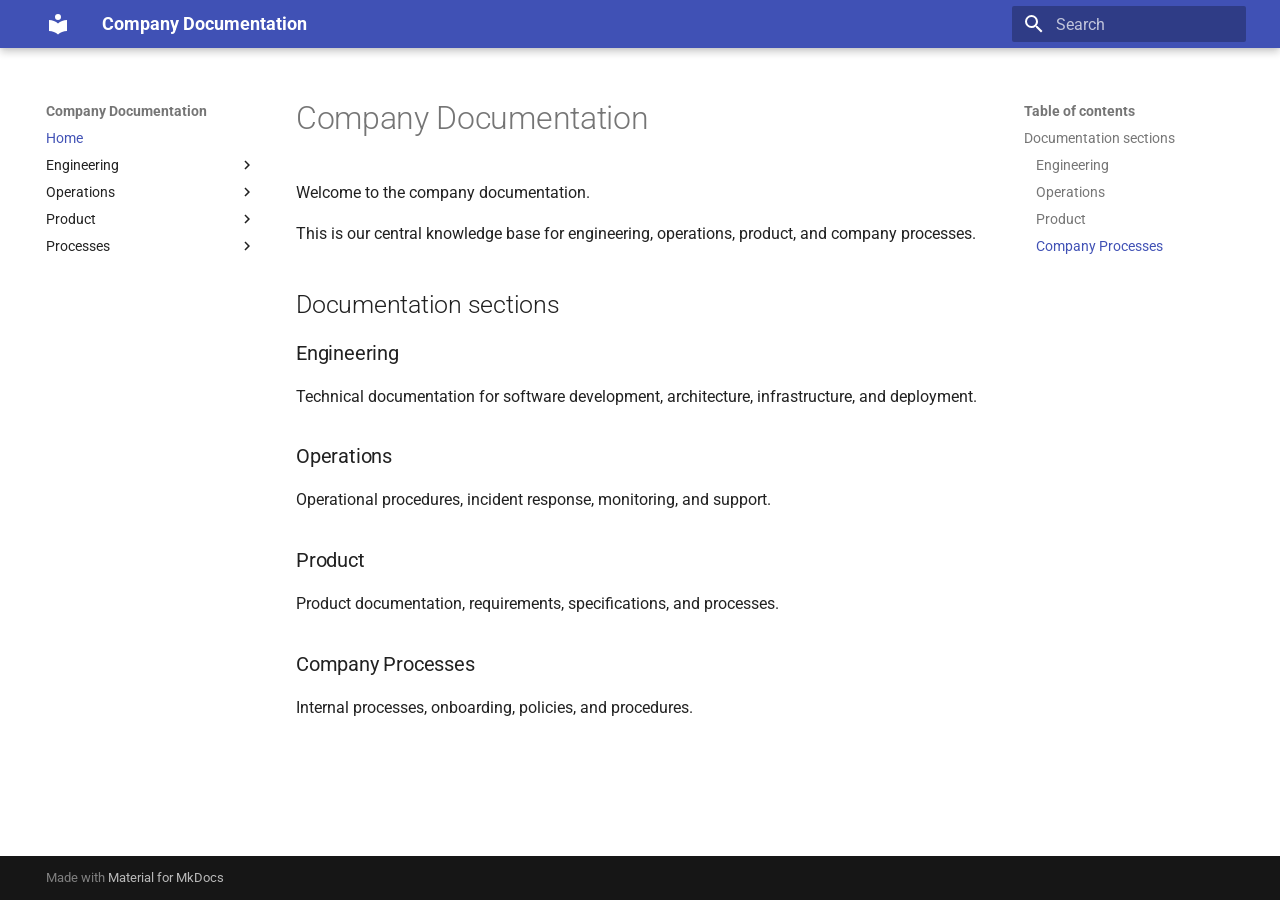
<file: site/index.html>
<!doctype html>
<html lang="en" class="no-js">
  <head>
    
      <meta charset="utf-8">
      <meta name="viewport" content="width=device-width,initial-scale=1">
      
      
      
        <link rel="canonical" href="https://vs-src.github.io/company-docs/">
      
      
      
        <link rel="next" href="engineering/architecture/">
      
      
        
      
      
      <link rel="icon" href="assets/images/favicon.png">
      <meta name="generator" content="mkdocs-1.6.1, mkdocs-material-9.7.7">
    
    
      
        <title>Company Documentation</title>
      
    
    
      <link rel="stylesheet" href="assets/stylesheets/main.ec1eaa64.min.css">
      
      


    
    
      
    
    
      
        
        
        <link rel="preconnect" href="https://fonts.gstatic.com" crossorigin>
        <link rel="stylesheet" href="https://fonts.googleapis.com/css?family=Roboto:300,300i,400,400i,700,700i%7CRoboto+Mono:400,400i,700,700i&display=fallback">
        <style>:root{--md-text-font:"Roboto";--md-code-font:"Roboto Mono"}</style>
      
    
    
    <script>__md_scope=new URL(".",location),__md_hash=e=>[...e].reduce(((e,_)=>(e<<5)-e+_.charCodeAt(0)),0),__md_get=(e,_=localStorage,t=__md_scope)=>JSON.parse(_.getItem(t.pathname+"."+e)),__md_set=(e,_,t=localStorage,a=__md_scope)=>{try{t.setItem(a.pathname+"."+e,JSON.stringify(_))}catch(e){}}</script>
    
      

    
    
  </head>
  
  
    <body dir="ltr">
  
    
    <input class="md-toggle" data-md-toggle="drawer" type="checkbox" id="__drawer" autocomplete="off">
    <input class="md-toggle" data-md-toggle="search" type="checkbox" id="__search" autocomplete="off">
    <label class="md-overlay" for="__drawer"></label>
    <div data-md-component="skip">
      
        
        <a href="#company-documentation" class="md-skip">
          Skip to content
        </a>
      
    </div>
    <div data-md-component="announce">
      
    </div>
    
    
      

  

<header class="md-header md-header--shadow" data-md-component="header">
  <nav class="md-header__inner md-grid" aria-label="Header">
    <a href="." title="Company Documentation" class="md-header__button md-logo" aria-label="Company Documentation" data-md-component="logo">
      
  
  <svg xmlns="http://www.w3.org/2000/svg" viewBox="0 0 24 24"><path d="M12 8a3 3 0 0 0 3-3 3 3 0 0 0-3-3 3 3 0 0 0-3 3 3 3 0 0 0 3 3m0 3.54C9.64 9.35 6.5 8 3 8v11c3.5 0 6.64 1.35 9 3.54 2.36-2.19 5.5-3.54 9-3.54V8c-3.5 0-6.64 1.35-9 3.54"/></svg>

    </a>
    <label class="md-header__button md-icon" for="__drawer">
      
      <svg xmlns="http://www.w3.org/2000/svg" viewBox="0 0 24 24"><path d="M3 6h18v2H3zm0 5h18v2H3zm0 5h18v2H3z"/></svg>
    </label>
    <div class="md-header__title" data-md-component="header-title">
      <div class="md-header__ellipsis">
        <div class="md-header__topic">
          <span class="md-ellipsis">
            Company Documentation
          </span>
        </div>
        <div class="md-header__topic" data-md-component="header-topic">
          <span class="md-ellipsis">
            
              Home
            
          </span>
        </div>
      </div>
    </div>
    
    
      <script>var palette=__md_get("__palette");if(palette&&palette.color){if("(prefers-color-scheme)"===palette.color.media){var media=matchMedia("(prefers-color-scheme: light)"),input=document.querySelector(media.matches?"[data-md-color-media='(prefers-color-scheme: light)']":"[data-md-color-media='(prefers-color-scheme: dark)']");palette.color.media=input.getAttribute("data-md-color-media"),palette.color.scheme=input.getAttribute("data-md-color-scheme"),palette.color.primary=input.getAttribute("data-md-color-primary"),palette.color.accent=input.getAttribute("data-md-color-accent")}for(var[key,value]of Object.entries(palette.color))document.body.setAttribute("data-md-color-"+key,value)}</script>
    
    
    
      
      
        <label class="md-header__button md-icon" for="__search">
          
          <svg xmlns="http://www.w3.org/2000/svg" viewBox="0 0 24 24"><path d="M9.5 3A6.5 6.5 0 0 1 16 9.5c0 1.61-.59 3.09-1.56 4.23l.27.27h.79l5 5-1.5 1.5-5-5v-.79l-.27-.27A6.52 6.52 0 0 1 9.5 16 6.5 6.5 0 0 1 3 9.5 6.5 6.5 0 0 1 9.5 3m0 2C7 5 5 7 5 9.5S7 14 9.5 14 14 12 14 9.5 12 5 9.5 5"/></svg>
        </label>
        <div class="md-search" data-md-component="search" role="dialog">
  <label class="md-search__overlay" for="__search"></label>
  <div class="md-search__inner" role="search">
    <form class="md-search__form" name="search">
      <input type="text" class="md-search__input" name="query" aria-label="Search" placeholder="Search" autocapitalize="off" autocorrect="off" autocomplete="off" spellcheck="false" data-md-component="search-query" required>
      <label class="md-search__icon md-icon" for="__search">
        
        <svg xmlns="http://www.w3.org/2000/svg" viewBox="0 0 24 24"><path d="M9.5 3A6.5 6.5 0 0 1 16 9.5c0 1.61-.59 3.09-1.56 4.23l.27.27h.79l5 5-1.5 1.5-5-5v-.79l-.27-.27A6.52 6.52 0 0 1 9.5 16 6.5 6.5 0 0 1 3 9.5 6.5 6.5 0 0 1 9.5 3m0 2C7 5 5 7 5 9.5S7 14 9.5 14 14 12 14 9.5 12 5 9.5 5"/></svg>
        
        <svg xmlns="http://www.w3.org/2000/svg" viewBox="0 0 24 24"><path d="M20 11v2H8l5.5 5.5-1.42 1.42L4.16 12l7.92-7.92L13.5 5.5 8 11z"/></svg>
      </label>
      <nav class="md-search__options" aria-label="Search">
        
        <button type="reset" class="md-search__icon md-icon" title="Clear" aria-label="Clear" tabindex="-1">
          
          <svg xmlns="http://www.w3.org/2000/svg" viewBox="0 0 24 24"><path d="M19 6.41 17.59 5 12 10.59 6.41 5 5 6.41 10.59 12 5 17.59 6.41 19 12 13.41 17.59 19 19 17.59 13.41 12z"/></svg>
        </button>
      </nav>
      
    </form>
    <div class="md-search__output">
      <div class="md-search__scrollwrap" tabindex="0" data-md-scrollfix>
        <div class="md-search-result" data-md-component="search-result">
          <div class="md-search-result__meta">
            Initializing search
          </div>
          <ol class="md-search-result__list" role="presentation"></ol>
        </div>
      </div>
    </div>
  </div>
</div>
      
    
    
  </nav>
  
</header>
    
    <div class="md-container" data-md-component="container">
      
      
        
          
        
      
      <main class="md-main" data-md-component="main">
        <div class="md-main__inner md-grid">
          
            
              
              <div class="md-sidebar md-sidebar--primary" data-md-component="sidebar" data-md-type="navigation" >
                <div class="md-sidebar__scrollwrap">
                  <div class="md-sidebar__inner">
                    



<nav class="md-nav md-nav--primary" aria-label="Navigation" data-md-level="0">
  <label class="md-nav__title" for="__drawer">
    <a href="." title="Company Documentation" class="md-nav__button md-logo" aria-label="Company Documentation" data-md-component="logo">
      
  
  <svg xmlns="http://www.w3.org/2000/svg" viewBox="0 0 24 24"><path d="M12 8a3 3 0 0 0 3-3 3 3 0 0 0-3-3 3 3 0 0 0-3 3 3 3 0 0 0 3 3m0 3.54C9.64 9.35 6.5 8 3 8v11c3.5 0 6.64 1.35 9 3.54 2.36-2.19 5.5-3.54 9-3.54V8c-3.5 0-6.64 1.35-9 3.54"/></svg>

    </a>
    Company Documentation
  </label>
  
  <ul class="md-nav__list" data-md-scrollfix>
    
      
      
  
  
    
  
  
  
    <li class="md-nav__item md-nav__item--active">
      
      <input class="md-nav__toggle md-toggle" type="checkbox" id="__toc">
      
      
        
      
      
        <label class="md-nav__link md-nav__link--active" for="__toc">
          
  
  
  <span class="md-ellipsis">
    
  
    Home
  

    
  </span>
  
  

          <span class="md-nav__icon md-icon"></span>
        </label>
      
      <a href="." class="md-nav__link md-nav__link--active">
        
  
  
  <span class="md-ellipsis">
    
  
    Home
  

    
  </span>
  
  

      </a>
      
        

<nav class="md-nav md-nav--secondary" aria-label="Table of contents">
  
  
  
    
  
  
    <label class="md-nav__title" for="__toc">
      <span class="md-nav__icon md-icon"></span>
      Table of contents
    </label>
    <ul class="md-nav__list" data-md-component="toc" data-md-scrollfix>
      
        <li class="md-nav__item">
  <a href="#documentation-sections" class="md-nav__link">
    <span class="md-ellipsis">
      
        Documentation sections
      
    </span>
  </a>
  
    <nav class="md-nav" aria-label="Documentation sections">
      <ul class="md-nav__list">
        
          <li class="md-nav__item">
  <a href="#engineering" class="md-nav__link">
    <span class="md-ellipsis">
      
        Engineering
      
    </span>
  </a>
  
</li>
        
          <li class="md-nav__item">
  <a href="#operations" class="md-nav__link">
    <span class="md-ellipsis">
      
        Operations
      
    </span>
  </a>
  
</li>
        
          <li class="md-nav__item">
  <a href="#product" class="md-nav__link">
    <span class="md-ellipsis">
      
        Product
      
    </span>
  </a>
  
</li>
        
          <li class="md-nav__item">
  <a href="#company-processes" class="md-nav__link">
    <span class="md-ellipsis">
      
        Company Processes
      
    </span>
  </a>
  
</li>
        
      </ul>
    </nav>
  
</li>
      
    </ul>
  
</nav>
      
    </li>
  

    
      
      
  
  
  
  
    
    
    
    
    
    <li class="md-nav__item md-nav__item--nested">
      
        
        
        <input class="md-nav__toggle md-toggle " type="checkbox" id="__nav_2" >
        
          
          <label class="md-nav__link" for="__nav_2" id="__nav_2_label" tabindex="0">
            
  
  
  <span class="md-ellipsis">
    
  
    Engineering
  

    
  </span>
  
  

            <span class="md-nav__icon md-icon"></span>
          </label>
        
        <nav class="md-nav" data-md-level="1" aria-labelledby="__nav_2_label" aria-expanded="false">
          <label class="md-nav__title" for="__nav_2">
            <span class="md-nav__icon md-icon"></span>
            
  
    Engineering
  

          </label>
          <ul class="md-nav__list" data-md-scrollfix>
            
              
                
  
  
  
  
    <li class="md-nav__item">
      <a href="engineering/architecture/" class="md-nav__link">
        
  
  
  <span class="md-ellipsis">
    
  
    Architecture
  

    
  </span>
  
  

      </a>
    </li>
  

              
            
              
                
  
  
  
  
    <li class="md-nav__item">
      <a href="engineering/development/" class="md-nav__link">
        
  
  
  <span class="md-ellipsis">
    
  
    Development
  

    
  </span>
  
  

      </a>
    </li>
  

              
            
              
                
  
  
  
  
    <li class="md-nav__item">
      <a href="engineering/deployment/" class="md-nav__link">
        
  
  
  <span class="md-ellipsis">
    
  
    Deployment
  

    
  </span>
  
  

      </a>
    </li>
  

              
            
          </ul>
        </nav>
      
    </li>
  

    
      
      
  
  
  
  
    
    
    
    
    
    <li class="md-nav__item md-nav__item--nested">
      
        
        
        <input class="md-nav__toggle md-toggle " type="checkbox" id="__nav_3" >
        
          
          <label class="md-nav__link" for="__nav_3" id="__nav_3_label" tabindex="0">
            
  
  
  <span class="md-ellipsis">
    
  
    Operations
  

    
  </span>
  
  

            <span class="md-nav__icon md-icon"></span>
          </label>
        
        <nav class="md-nav" data-md-level="1" aria-labelledby="__nav_3_label" aria-expanded="false">
          <label class="md-nav__title" for="__nav_3">
            <span class="md-nav__icon md-icon"></span>
            
  
    Operations
  

          </label>
          <ul class="md-nav__list" data-md-scrollfix>
            
              
                
  
  
  
  
    <li class="md-nav__item">
      <a href="operations/incident-response/" class="md-nav__link">
        
  
  
  <span class="md-ellipsis">
    
  
    Incident Response
  

    
  </span>
  
  

      </a>
    </li>
  

              
            
              
                
  
  
  
  
    <li class="md-nav__item">
      <a href="operations/monitoring/" class="md-nav__link">
        
  
  
  <span class="md-ellipsis">
    
  
    Monitoring
  

    
  </span>
  
  

      </a>
    </li>
  

              
            
          </ul>
        </nav>
      
    </li>
  

    
      
      
  
  
  
  
    
    
    
    
    
    <li class="md-nav__item md-nav__item--nested">
      
        
        
        <input class="md-nav__toggle md-toggle " type="checkbox" id="__nav_4" >
        
          
          <label class="md-nav__link" for="__nav_4" id="__nav_4_label" tabindex="0">
            
  
  
  <span class="md-ellipsis">
    
  
    Product
  

    
  </span>
  
  

            <span class="md-nav__icon md-icon"></span>
          </label>
        
        <nav class="md-nav" data-md-level="1" aria-labelledby="__nav_4_label" aria-expanded="false">
          <label class="md-nav__title" for="__nav_4">
            <span class="md-nav__icon md-icon"></span>
            
  
    Product
  

          </label>
          <ul class="md-nav__list" data-md-scrollfix>
            
              
                
  
  
  
  
    <li class="md-nav__item">
      <a href="product/overview/" class="md-nav__link">
        
  
  
  <span class="md-ellipsis">
    
  
    Overview
  

    
  </span>
  
  

      </a>
    </li>
  

              
            
              
                
  
  
  
  
    <li class="md-nav__item">
      <a href="product/requirements/" class="md-nav__link">
        
  
  
  <span class="md-ellipsis">
    
  
    Requirements
  

    
  </span>
  
  

      </a>
    </li>
  

              
            
          </ul>
        </nav>
      
    </li>
  

    
      
      
  
  
  
  
    
    
    
    
    
    <li class="md-nav__item md-nav__item--nested">
      
        
        
        <input class="md-nav__toggle md-toggle " type="checkbox" id="__nav_5" >
        
          
          <label class="md-nav__link" for="__nav_5" id="__nav_5_label" tabindex="0">
            
  
  
  <span class="md-ellipsis">
    
  
    Processes
  

    
  </span>
  
  

            <span class="md-nav__icon md-icon"></span>
          </label>
        
        <nav class="md-nav" data-md-level="1" aria-labelledby="__nav_5_label" aria-expanded="false">
          <label class="md-nav__title" for="__nav_5">
            <span class="md-nav__icon md-icon"></span>
            
  
    Processes
  

          </label>
          <ul class="md-nav__list" data-md-scrollfix>
            
              
                
  
  
  
  
    <li class="md-nav__item">
      <a href="processes/onboarding/" class="md-nav__link">
        
  
  
  <span class="md-ellipsis">
    
  
    Onboarding
  

    
  </span>
  
  

      </a>
    </li>
  

              
            
              
                
  
  
  
  
    <li class="md-nav__item">
      <a href="processes/release-process/" class="md-nav__link">
        
  
  
  <span class="md-ellipsis">
    
  
    Release Process
  

    
  </span>
  
  

      </a>
    </li>
  

              
            
          </ul>
        </nav>
      
    </li>
  

    
  </ul>
</nav>
                  </div>
                </div>
              </div>
            
            
              
              <div class="md-sidebar md-sidebar--secondary" data-md-component="sidebar" data-md-type="toc" >
                <div class="md-sidebar__scrollwrap">
                  <div class="md-sidebar__inner">
                    

<nav class="md-nav md-nav--secondary" aria-label="Table of contents">
  
  
  
    
  
  
    <label class="md-nav__title" for="__toc">
      <span class="md-nav__icon md-icon"></span>
      Table of contents
    </label>
    <ul class="md-nav__list" data-md-component="toc" data-md-scrollfix>
      
        <li class="md-nav__item">
  <a href="#documentation-sections" class="md-nav__link">
    <span class="md-ellipsis">
      
        Documentation sections
      
    </span>
  </a>
  
    <nav class="md-nav" aria-label="Documentation sections">
      <ul class="md-nav__list">
        
          <li class="md-nav__item">
  <a href="#engineering" class="md-nav__link">
    <span class="md-ellipsis">
      
        Engineering
      
    </span>
  </a>
  
</li>
        
          <li class="md-nav__item">
  <a href="#operations" class="md-nav__link">
    <span class="md-ellipsis">
      
        Operations
      
    </span>
  </a>
  
</li>
        
          <li class="md-nav__item">
  <a href="#product" class="md-nav__link">
    <span class="md-ellipsis">
      
        Product
      
    </span>
  </a>
  
</li>
        
          <li class="md-nav__item">
  <a href="#company-processes" class="md-nav__link">
    <span class="md-ellipsis">
      
        Company Processes
      
    </span>
  </a>
  
</li>
        
      </ul>
    </nav>
  
</li>
      
    </ul>
  
</nav>
                  </div>
                </div>
              </div>
            
          
          
            <div class="md-content" data-md-component="content">
              
              <article class="md-content__inner md-typeset">
                
                  



<h1 id="company-documentation">Company Documentation</h1>
<p>Welcome to the company documentation.</p>
<p>This is our central knowledge base for engineering, operations, product, and company processes.</p>
<h2 id="documentation-sections">Documentation sections</h2>
<h3 id="engineering">Engineering</h3>
<p>Technical documentation for software development, architecture, infrastructure, and deployment.</p>
<h3 id="operations">Operations</h3>
<p>Operational procedures, incident response, monitoring, and support.</p>
<h3 id="product">Product</h3>
<p>Product documentation, requirements, specifications, and processes.</p>
<h3 id="company-processes">Company Processes</h3>
<p>Internal processes, onboarding, policies, and procedures.</p>












                
              </article>
            </div>
          
          
<script>var target=document.getElementById(location.hash.slice(1));target&&target.name&&(target.checked=target.name.startsWith("__tabbed_"))</script>
        </div>
        
      </main>
      
        <footer class="md-footer">
  
  <div class="md-footer-meta md-typeset">
    <div class="md-footer-meta__inner md-grid">
      <div class="md-copyright">
  
  
    Made with
    <a href="https://squidfunk.github.io/mkdocs-material/" target="_blank" rel="noopener">
      Material for MkDocs
    </a>
  
</div>
      
    </div>
  </div>
</footer>
      
    </div>
    <div class="md-dialog" data-md-component="dialog">
      <div class="md-dialog__inner md-typeset"></div>
    </div>
    
    
    
      
      
      <script id="__config" type="application/json">{"annotate": null, "base": ".", "features": [], "search": "assets/javascripts/workers/search.2c215733.min.js", "tags": null, "translations": {"clipboard.copied": "Copied to clipboard", "clipboard.copy": "Copy to clipboard", "search.result.more.one": "1 more on this page", "search.result.more.other": "# more on this page", "search.result.none": "No matching documents", "search.result.one": "1 matching document", "search.result.other": "# matching documents", "search.result.placeholder": "Type to start searching", "search.result.term.missing": "Missing", "select.version": "Select version"}, "version": null}</script>
    
    
      <script src="assets/javascripts/bundle.d7400e89.min.js"></script>
      
    
  </body>
</html>
</file>
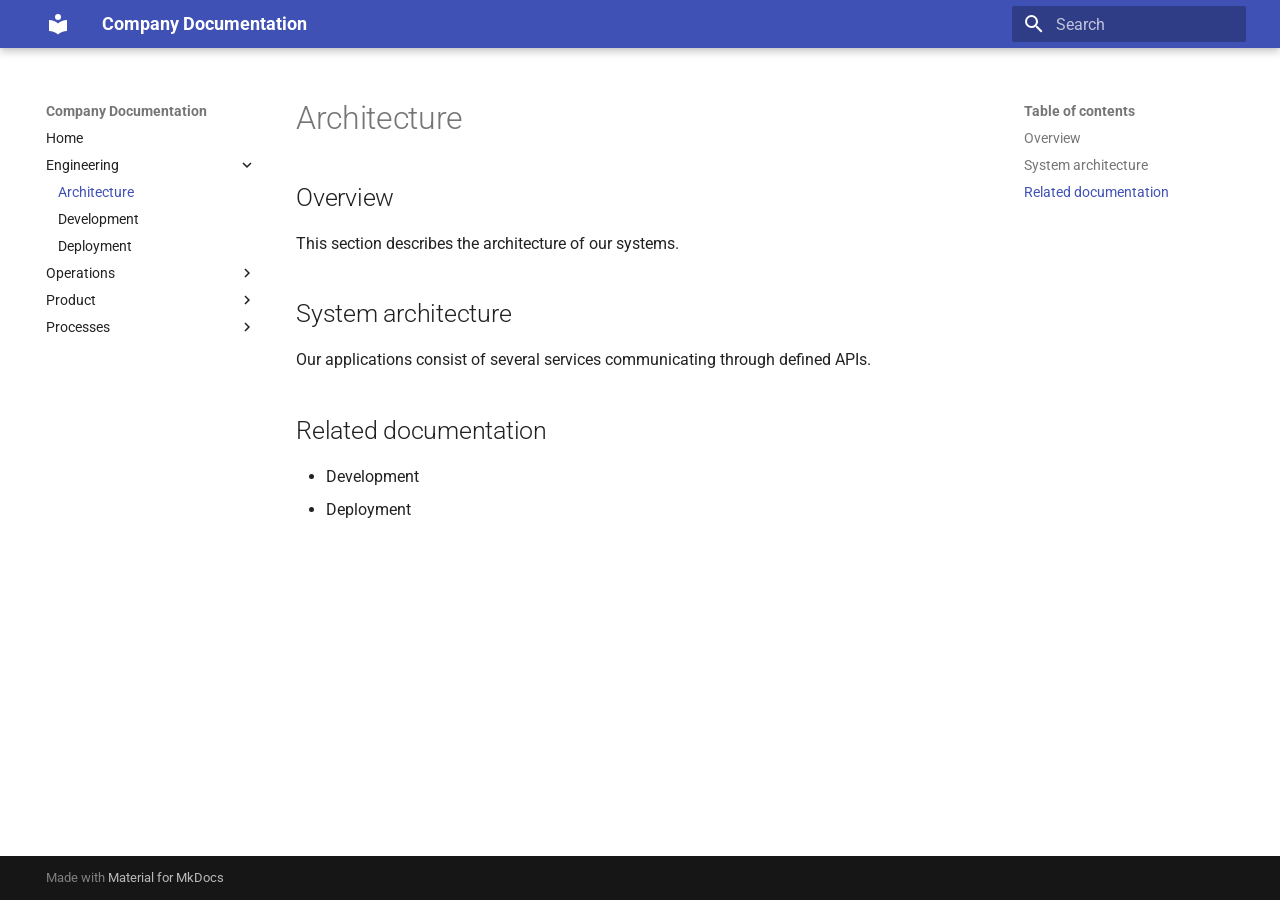
<file: site/engineering/architecture/index.html>
<!doctype html>
<html lang="en" class="no-js">
  <head>
    
      <meta charset="utf-8">
      <meta name="viewport" content="width=device-width,initial-scale=1">
      
      
      
        <link rel="canonical" href="https://vs-src.github.io/company-docs/engineering/architecture/">
      
      
        <link rel="prev" href="../..">
      
      
        <link rel="next" href="../development/">
      
      
        
      
      
      <link rel="icon" href="../../assets/images/favicon.png">
      <meta name="generator" content="mkdocs-1.6.1, mkdocs-material-9.7.7">
    
    
      
        <title>Architecture - Company Documentation</title>
      
    
    
      <link rel="stylesheet" href="../../assets/stylesheets/main.ec1eaa64.min.css">
      
      


    
    
      
    
    
      
        
        
        <link rel="preconnect" href="https://fonts.gstatic.com" crossorigin>
        <link rel="stylesheet" href="https://fonts.googleapis.com/css?family=Roboto:300,300i,400,400i,700,700i%7CRoboto+Mono:400,400i,700,700i&display=fallback">
        <style>:root{--md-text-font:"Roboto";--md-code-font:"Roboto Mono"}</style>
      
    
    
    <script>__md_scope=new URL("../..",location),__md_hash=e=>[...e].reduce(((e,_)=>(e<<5)-e+_.charCodeAt(0)),0),__md_get=(e,_=localStorage,t=__md_scope)=>JSON.parse(_.getItem(t.pathname+"."+e)),__md_set=(e,_,t=localStorage,a=__md_scope)=>{try{t.setItem(a.pathname+"."+e,JSON.stringify(_))}catch(e){}}</script>
    
      

    
    
  </head>
  
  
    <body dir="ltr">
  
    
    <input class="md-toggle" data-md-toggle="drawer" type="checkbox" id="__drawer" autocomplete="off">
    <input class="md-toggle" data-md-toggle="search" type="checkbox" id="__search" autocomplete="off">
    <label class="md-overlay" for="__drawer"></label>
    <div data-md-component="skip">
      
        
        <a href="#architecture" class="md-skip">
          Skip to content
        </a>
      
    </div>
    <div data-md-component="announce">
      
    </div>
    
    
      

  

<header class="md-header md-header--shadow" data-md-component="header">
  <nav class="md-header__inner md-grid" aria-label="Header">
    <a href="../.." title="Company Documentation" class="md-header__button md-logo" aria-label="Company Documentation" data-md-component="logo">
      
  
  <svg xmlns="http://www.w3.org/2000/svg" viewBox="0 0 24 24"><path d="M12 8a3 3 0 0 0 3-3 3 3 0 0 0-3-3 3 3 0 0 0-3 3 3 3 0 0 0 3 3m0 3.54C9.64 9.35 6.5 8 3 8v11c3.5 0 6.64 1.35 9 3.54 2.36-2.19 5.5-3.54 9-3.54V8c-3.5 0-6.64 1.35-9 3.54"/></svg>

    </a>
    <label class="md-header__button md-icon" for="__drawer">
      
      <svg xmlns="http://www.w3.org/2000/svg" viewBox="0 0 24 24"><path d="M3 6h18v2H3zm0 5h18v2H3zm0 5h18v2H3z"/></svg>
    </label>
    <div class="md-header__title" data-md-component="header-title">
      <div class="md-header__ellipsis">
        <div class="md-header__topic">
          <span class="md-ellipsis">
            Company Documentation
          </span>
        </div>
        <div class="md-header__topic" data-md-component="header-topic">
          <span class="md-ellipsis">
            
              Architecture
            
          </span>
        </div>
      </div>
    </div>
    
    
      <script>var palette=__md_get("__palette");if(palette&&palette.color){if("(prefers-color-scheme)"===palette.color.media){var media=matchMedia("(prefers-color-scheme: light)"),input=document.querySelector(media.matches?"[data-md-color-media='(prefers-color-scheme: light)']":"[data-md-color-media='(prefers-color-scheme: dark)']");palette.color.media=input.getAttribute("data-md-color-media"),palette.color.scheme=input.getAttribute("data-md-color-scheme"),palette.color.primary=input.getAttribute("data-md-color-primary"),palette.color.accent=input.getAttribute("data-md-color-accent")}for(var[key,value]of Object.entries(palette.color))document.body.setAttribute("data-md-color-"+key,value)}</script>
    
    
    
      
      
        <label class="md-header__button md-icon" for="__search">
          
          <svg xmlns="http://www.w3.org/2000/svg" viewBox="0 0 24 24"><path d="M9.5 3A6.5 6.5 0 0 1 16 9.5c0 1.61-.59 3.09-1.56 4.23l.27.27h.79l5 5-1.5 1.5-5-5v-.79l-.27-.27A6.52 6.52 0 0 1 9.5 16 6.5 6.5 0 0 1 3 9.5 6.5 6.5 0 0 1 9.5 3m0 2C7 5 5 7 5 9.5S7 14 9.5 14 14 12 14 9.5 12 5 9.5 5"/></svg>
        </label>
        <div class="md-search" data-md-component="search" role="dialog">
  <label class="md-search__overlay" for="__search"></label>
  <div class="md-search__inner" role="search">
    <form class="md-search__form" name="search">
      <input type="text" class="md-search__input" name="query" aria-label="Search" placeholder="Search" autocapitalize="off" autocorrect="off" autocomplete="off" spellcheck="false" data-md-component="search-query" required>
      <label class="md-search__icon md-icon" for="__search">
        
        <svg xmlns="http://www.w3.org/2000/svg" viewBox="0 0 24 24"><path d="M9.5 3A6.5 6.5 0 0 1 16 9.5c0 1.61-.59 3.09-1.56 4.23l.27.27h.79l5 5-1.5 1.5-5-5v-.79l-.27-.27A6.52 6.52 0 0 1 9.5 16 6.5 6.5 0 0 1 3 9.5 6.5 6.5 0 0 1 9.5 3m0 2C7 5 5 7 5 9.5S7 14 9.5 14 14 12 14 9.5 12 5 9.5 5"/></svg>
        
        <svg xmlns="http://www.w3.org/2000/svg" viewBox="0 0 24 24"><path d="M20 11v2H8l5.5 5.5-1.42 1.42L4.16 12l7.92-7.92L13.5 5.5 8 11z"/></svg>
      </label>
      <nav class="md-search__options" aria-label="Search">
        
        <button type="reset" class="md-search__icon md-icon" title="Clear" aria-label="Clear" tabindex="-1">
          
          <svg xmlns="http://www.w3.org/2000/svg" viewBox="0 0 24 24"><path d="M19 6.41 17.59 5 12 10.59 6.41 5 5 6.41 10.59 12 5 17.59 6.41 19 12 13.41 17.59 19 19 17.59 13.41 12z"/></svg>
        </button>
      </nav>
      
    </form>
    <div class="md-search__output">
      <div class="md-search__scrollwrap" tabindex="0" data-md-scrollfix>
        <div class="md-search-result" data-md-component="search-result">
          <div class="md-search-result__meta">
            Initializing search
          </div>
          <ol class="md-search-result__list" role="presentation"></ol>
        </div>
      </div>
    </div>
  </div>
</div>
      
    
    
  </nav>
  
</header>
    
    <div class="md-container" data-md-component="container">
      
      
        
          
        
      
      <main class="md-main" data-md-component="main">
        <div class="md-main__inner md-grid">
          
            
              
              <div class="md-sidebar md-sidebar--primary" data-md-component="sidebar" data-md-type="navigation" >
                <div class="md-sidebar__scrollwrap">
                  <div class="md-sidebar__inner">
                    



<nav class="md-nav md-nav--primary" aria-label="Navigation" data-md-level="0">
  <label class="md-nav__title" for="__drawer">
    <a href="../.." title="Company Documentation" class="md-nav__button md-logo" aria-label="Company Documentation" data-md-component="logo">
      
  
  <svg xmlns="http://www.w3.org/2000/svg" viewBox="0 0 24 24"><path d="M12 8a3 3 0 0 0 3-3 3 3 0 0 0-3-3 3 3 0 0 0-3 3 3 3 0 0 0 3 3m0 3.54C9.64 9.35 6.5 8 3 8v11c3.5 0 6.64 1.35 9 3.54 2.36-2.19 5.5-3.54 9-3.54V8c-3.5 0-6.64 1.35-9 3.54"/></svg>

    </a>
    Company Documentation
  </label>
  
  <ul class="md-nav__list" data-md-scrollfix>
    
      
      
  
  
  
  
    <li class="md-nav__item">
      <a href="../.." class="md-nav__link">
        
  
  
  <span class="md-ellipsis">
    
  
    Home
  

    
  </span>
  
  

      </a>
    </li>
  

    
      
      
  
  
    
  
  
  
    
    
    
    
    
    <li class="md-nav__item md-nav__item--active md-nav__item--nested">
      
        
        
        <input class="md-nav__toggle md-toggle " type="checkbox" id="__nav_2" checked>
        
          
          <label class="md-nav__link" for="__nav_2" id="__nav_2_label" tabindex="0">
            
  
  
  <span class="md-ellipsis">
    
  
    Engineering
  

    
  </span>
  
  

            <span class="md-nav__icon md-icon"></span>
          </label>
        
        <nav class="md-nav" data-md-level="1" aria-labelledby="__nav_2_label" aria-expanded="true">
          <label class="md-nav__title" for="__nav_2">
            <span class="md-nav__icon md-icon"></span>
            
  
    Engineering
  

          </label>
          <ul class="md-nav__list" data-md-scrollfix>
            
              
                
  
  
    
  
  
  
    <li class="md-nav__item md-nav__item--active">
      
      <input class="md-nav__toggle md-toggle" type="checkbox" id="__toc">
      
      
        
      
      
        <label class="md-nav__link md-nav__link--active" for="__toc">
          
  
  
  <span class="md-ellipsis">
    
  
    Architecture
  

    
  </span>
  
  

          <span class="md-nav__icon md-icon"></span>
        </label>
      
      <a href="./" class="md-nav__link md-nav__link--active">
        
  
  
  <span class="md-ellipsis">
    
  
    Architecture
  

    
  </span>
  
  

      </a>
      
        

<nav class="md-nav md-nav--secondary" aria-label="Table of contents">
  
  
  
    
  
  
    <label class="md-nav__title" for="__toc">
      <span class="md-nav__icon md-icon"></span>
      Table of contents
    </label>
    <ul class="md-nav__list" data-md-component="toc" data-md-scrollfix>
      
        <li class="md-nav__item">
  <a href="#overview" class="md-nav__link">
    <span class="md-ellipsis">
      
        Overview
      
    </span>
  </a>
  
</li>
      
        <li class="md-nav__item">
  <a href="#system-architecture" class="md-nav__link">
    <span class="md-ellipsis">
      
        System architecture
      
    </span>
  </a>
  
</li>
      
        <li class="md-nav__item">
  <a href="#related-documentation" class="md-nav__link">
    <span class="md-ellipsis">
      
        Related documentation
      
    </span>
  </a>
  
</li>
      
    </ul>
  
</nav>
      
    </li>
  

              
            
              
                
  
  
  
  
    <li class="md-nav__item">
      <a href="../development/" class="md-nav__link">
        
  
  
  <span class="md-ellipsis">
    
  
    Development
  

    
  </span>
  
  

      </a>
    </li>
  

              
            
              
                
  
  
  
  
    <li class="md-nav__item">
      <a href="../deployment/" class="md-nav__link">
        
  
  
  <span class="md-ellipsis">
    
  
    Deployment
  

    
  </span>
  
  

      </a>
    </li>
  

              
            
          </ul>
        </nav>
      
    </li>
  

    
      
      
  
  
  
  
    
    
    
    
    
    <li class="md-nav__item md-nav__item--nested">
      
        
        
        <input class="md-nav__toggle md-toggle " type="checkbox" id="__nav_3" >
        
          
          <label class="md-nav__link" for="__nav_3" id="__nav_3_label" tabindex="0">
            
  
  
  <span class="md-ellipsis">
    
  
    Operations
  

    
  </span>
  
  

            <span class="md-nav__icon md-icon"></span>
          </label>
        
        <nav class="md-nav" data-md-level="1" aria-labelledby="__nav_3_label" aria-expanded="false">
          <label class="md-nav__title" for="__nav_3">
            <span class="md-nav__icon md-icon"></span>
            
  
    Operations
  

          </label>
          <ul class="md-nav__list" data-md-scrollfix>
            
              
                
  
  
  
  
    <li class="md-nav__item">
      <a href="../../operations/incident-response/" class="md-nav__link">
        
  
  
  <span class="md-ellipsis">
    
  
    Incident Response
  

    
  </span>
  
  

      </a>
    </li>
  

              
            
              
                
  
  
  
  
    <li class="md-nav__item">
      <a href="../../operations/monitoring/" class="md-nav__link">
        
  
  
  <span class="md-ellipsis">
    
  
    Monitoring
  

    
  </span>
  
  

      </a>
    </li>
  

              
            
          </ul>
        </nav>
      
    </li>
  

    
      
      
  
  
  
  
    
    
    
    
    
    <li class="md-nav__item md-nav__item--nested">
      
        
        
        <input class="md-nav__toggle md-toggle " type="checkbox" id="__nav_4" >
        
          
          <label class="md-nav__link" for="__nav_4" id="__nav_4_label" tabindex="0">
            
  
  
  <span class="md-ellipsis">
    
  
    Product
  

    
  </span>
  
  

            <span class="md-nav__icon md-icon"></span>
          </label>
        
        <nav class="md-nav" data-md-level="1" aria-labelledby="__nav_4_label" aria-expanded="false">
          <label class="md-nav__title" for="__nav_4">
            <span class="md-nav__icon md-icon"></span>
            
  
    Product
  

          </label>
          <ul class="md-nav__list" data-md-scrollfix>
            
              
                
  
  
  
  
    <li class="md-nav__item">
      <a href="../../product/overview/" class="md-nav__link">
        
  
  
  <span class="md-ellipsis">
    
  
    Overview
  

    
  </span>
  
  

      </a>
    </li>
  

              
            
              
                
  
  
  
  
    <li class="md-nav__item">
      <a href="../../product/requirements/" class="md-nav__link">
        
  
  
  <span class="md-ellipsis">
    
  
    Requirements
  

    
  </span>
  
  

      </a>
    </li>
  

              
            
          </ul>
        </nav>
      
    </li>
  

    
      
      
  
  
  
  
    
    
    
    
    
    <li class="md-nav__item md-nav__item--nested">
      
        
        
        <input class="md-nav__toggle md-toggle " type="checkbox" id="__nav_5" >
        
          
          <label class="md-nav__link" for="__nav_5" id="__nav_5_label" tabindex="0">
            
  
  
  <span class="md-ellipsis">
    
  
    Processes
  

    
  </span>
  
  

            <span class="md-nav__icon md-icon"></span>
          </label>
        
        <nav class="md-nav" data-md-level="1" aria-labelledby="__nav_5_label" aria-expanded="false">
          <label class="md-nav__title" for="__nav_5">
            <span class="md-nav__icon md-icon"></span>
            
  
    Processes
  

          </label>
          <ul class="md-nav__list" data-md-scrollfix>
            
              
                
  
  
  
  
    <li class="md-nav__item">
      <a href="../../processes/onboarding/" class="md-nav__link">
        
  
  
  <span class="md-ellipsis">
    
  
    Onboarding
  

    
  </span>
  
  

      </a>
    </li>
  

              
            
              
                
  
  
  
  
    <li class="md-nav__item">
      <a href="../../processes/release-process/" class="md-nav__link">
        
  
  
  <span class="md-ellipsis">
    
  
    Release Process
  

    
  </span>
  
  

      </a>
    </li>
  

              
            
          </ul>
        </nav>
      
    </li>
  

    
  </ul>
</nav>
                  </div>
                </div>
              </div>
            
            
              
              <div class="md-sidebar md-sidebar--secondary" data-md-component="sidebar" data-md-type="toc" >
                <div class="md-sidebar__scrollwrap">
                  <div class="md-sidebar__inner">
                    

<nav class="md-nav md-nav--secondary" aria-label="Table of contents">
  
  
  
    
  
  
    <label class="md-nav__title" for="__toc">
      <span class="md-nav__icon md-icon"></span>
      Table of contents
    </label>
    <ul class="md-nav__list" data-md-component="toc" data-md-scrollfix>
      
        <li class="md-nav__item">
  <a href="#overview" class="md-nav__link">
    <span class="md-ellipsis">
      
        Overview
      
    </span>
  </a>
  
</li>
      
        <li class="md-nav__item">
  <a href="#system-architecture" class="md-nav__link">
    <span class="md-ellipsis">
      
        System architecture
      
    </span>
  </a>
  
</li>
      
        <li class="md-nav__item">
  <a href="#related-documentation" class="md-nav__link">
    <span class="md-ellipsis">
      
        Related documentation
      
    </span>
  </a>
  
</li>
      
    </ul>
  
</nav>
                  </div>
                </div>
              </div>
            
          
          
            <div class="md-content" data-md-component="content">
              
              <article class="md-content__inner md-typeset">
                
                  



<h1 id="architecture">Architecture</h1>
<h2 id="overview">Overview</h2>
<p>This section describes the architecture of our systems.</p>
<h2 id="system-architecture">System architecture</h2>
<p>Our applications consist of several services communicating through defined APIs.</p>
<h2 id="related-documentation">Related documentation</h2>
<ul>
<li>Development</li>
<li>Deployment</li>
</ul>












                
              </article>
            </div>
          
          
<script>var target=document.getElementById(location.hash.slice(1));target&&target.name&&(target.checked=target.name.startsWith("__tabbed_"))</script>
        </div>
        
      </main>
      
        <footer class="md-footer">
  
  <div class="md-footer-meta md-typeset">
    <div class="md-footer-meta__inner md-grid">
      <div class="md-copyright">
  
  
    Made with
    <a href="https://squidfunk.github.io/mkdocs-material/" target="_blank" rel="noopener">
      Material for MkDocs
    </a>
  
</div>
      
    </div>
  </div>
</footer>
      
    </div>
    <div class="md-dialog" data-md-component="dialog">
      <div class="md-dialog__inner md-typeset"></div>
    </div>
    
    
    
      
      
      <script id="__config" type="application/json">{"annotate": null, "base": "../..", "features": [], "search": "../../assets/javascripts/workers/search.2c215733.min.js", "tags": null, "translations": {"clipboard.copied": "Copied to clipboard", "clipboard.copy": "Copy to clipboard", "search.result.more.one": "1 more on this page", "search.result.more.other": "# more on this page", "search.result.none": "No matching documents", "search.result.one": "1 matching document", "search.result.other": "# matching documents", "search.result.placeholder": "Type to start searching", "search.result.term.missing": "Missing", "select.version": "Select version"}, "version": null}</script>
    
    
      <script src="../../assets/javascripts/bundle.d7400e89.min.js"></script>
      
    
  </body>
</html>
</file>
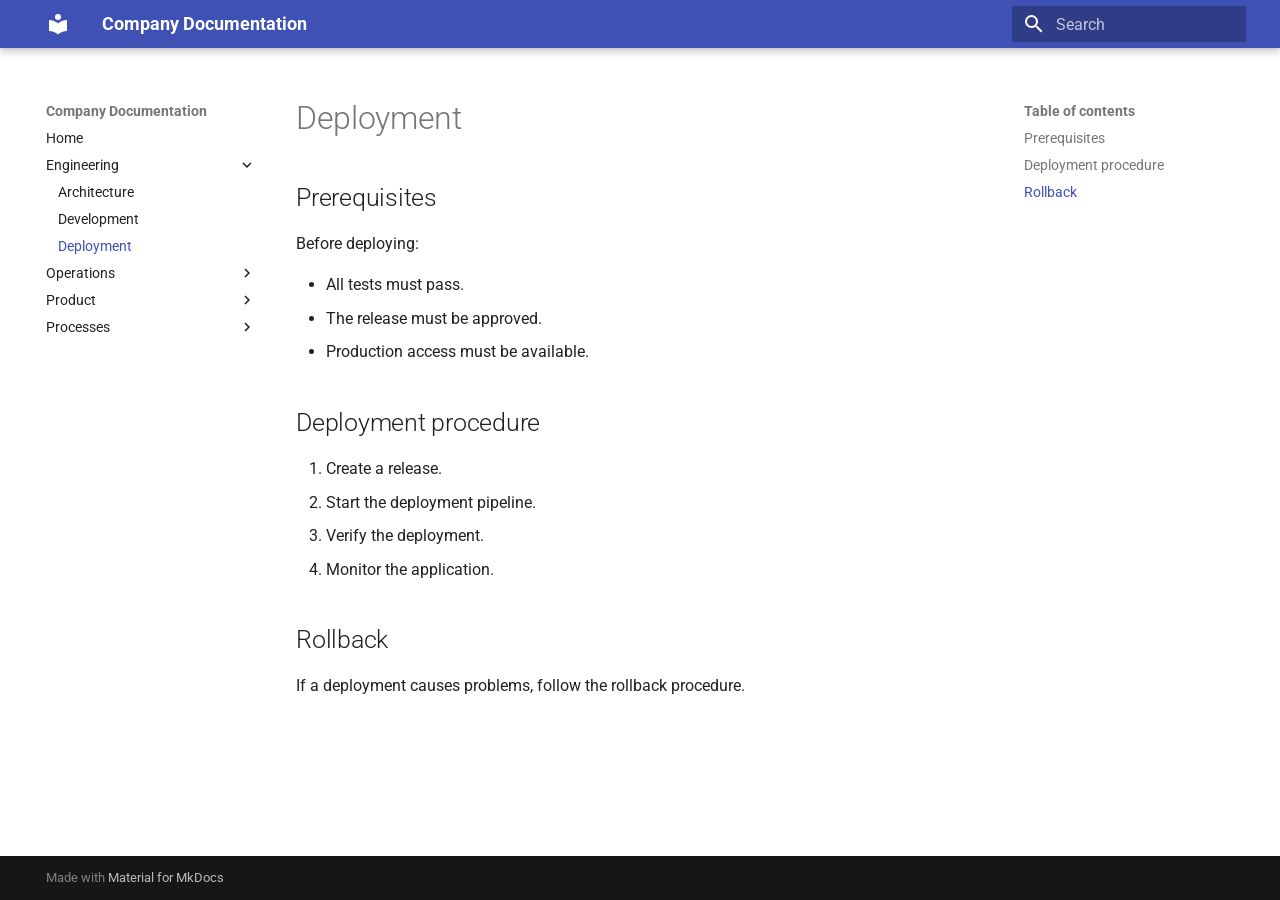
<file: site/engineering/deployment/index.html>
<!doctype html>
<html lang="en" class="no-js">
  <head>
    
      <meta charset="utf-8">
      <meta name="viewport" content="width=device-width,initial-scale=1">
      
      
      
        <link rel="canonical" href="https://vs-src.github.io/company-docs/engineering/deployment/">
      
      
        <link rel="prev" href="../development/">
      
      
        <link rel="next" href="../../operations/incident-response/">
      
      
        
      
      
      <link rel="icon" href="../../assets/images/favicon.png">
      <meta name="generator" content="mkdocs-1.6.1, mkdocs-material-9.7.7">
    
    
      
        <title>Deployment - Company Documentation</title>
      
    
    
      <link rel="stylesheet" href="../../assets/stylesheets/main.ec1eaa64.min.css">
      
      


    
    
      
    
    
      
        
        
        <link rel="preconnect" href="https://fonts.gstatic.com" crossorigin>
        <link rel="stylesheet" href="https://fonts.googleapis.com/css?family=Roboto:300,300i,400,400i,700,700i%7CRoboto+Mono:400,400i,700,700i&display=fallback">
        <style>:root{--md-text-font:"Roboto";--md-code-font:"Roboto Mono"}</style>
      
    
    
    <script>__md_scope=new URL("../..",location),__md_hash=e=>[...e].reduce(((e,_)=>(e<<5)-e+_.charCodeAt(0)),0),__md_get=(e,_=localStorage,t=__md_scope)=>JSON.parse(_.getItem(t.pathname+"."+e)),__md_set=(e,_,t=localStorage,a=__md_scope)=>{try{t.setItem(a.pathname+"."+e,JSON.stringify(_))}catch(e){}}</script>
    
      

    
    
  </head>
  
  
    <body dir="ltr">
  
    
    <input class="md-toggle" data-md-toggle="drawer" type="checkbox" id="__drawer" autocomplete="off">
    <input class="md-toggle" data-md-toggle="search" type="checkbox" id="__search" autocomplete="off">
    <label class="md-overlay" for="__drawer"></label>
    <div data-md-component="skip">
      
        
        <a href="#deployment" class="md-skip">
          Skip to content
        </a>
      
    </div>
    <div data-md-component="announce">
      
    </div>
    
    
      

  

<header class="md-header md-header--shadow" data-md-component="header">
  <nav class="md-header__inner md-grid" aria-label="Header">
    <a href="../.." title="Company Documentation" class="md-header__button md-logo" aria-label="Company Documentation" data-md-component="logo">
      
  
  <svg xmlns="http://www.w3.org/2000/svg" viewBox="0 0 24 24"><path d="M12 8a3 3 0 0 0 3-3 3 3 0 0 0-3-3 3 3 0 0 0-3 3 3 3 0 0 0 3 3m0 3.54C9.64 9.35 6.5 8 3 8v11c3.5 0 6.64 1.35 9 3.54 2.36-2.19 5.5-3.54 9-3.54V8c-3.5 0-6.64 1.35-9 3.54"/></svg>

    </a>
    <label class="md-header__button md-icon" for="__drawer">
      
      <svg xmlns="http://www.w3.org/2000/svg" viewBox="0 0 24 24"><path d="M3 6h18v2H3zm0 5h18v2H3zm0 5h18v2H3z"/></svg>
    </label>
    <div class="md-header__title" data-md-component="header-title">
      <div class="md-header__ellipsis">
        <div class="md-header__topic">
          <span class="md-ellipsis">
            Company Documentation
          </span>
        </div>
        <div class="md-header__topic" data-md-component="header-topic">
          <span class="md-ellipsis">
            
              Deployment
            
          </span>
        </div>
      </div>
    </div>
    
    
      <script>var palette=__md_get("__palette");if(palette&&palette.color){if("(prefers-color-scheme)"===palette.color.media){var media=matchMedia("(prefers-color-scheme: light)"),input=document.querySelector(media.matches?"[data-md-color-media='(prefers-color-scheme: light)']":"[data-md-color-media='(prefers-color-scheme: dark)']");palette.color.media=input.getAttribute("data-md-color-media"),palette.color.scheme=input.getAttribute("data-md-color-scheme"),palette.color.primary=input.getAttribute("data-md-color-primary"),palette.color.accent=input.getAttribute("data-md-color-accent")}for(var[key,value]of Object.entries(palette.color))document.body.setAttribute("data-md-color-"+key,value)}</script>
    
    
    
      
      
        <label class="md-header__button md-icon" for="__search">
          
          <svg xmlns="http://www.w3.org/2000/svg" viewBox="0 0 24 24"><path d="M9.5 3A6.5 6.5 0 0 1 16 9.5c0 1.61-.59 3.09-1.56 4.23l.27.27h.79l5 5-1.5 1.5-5-5v-.79l-.27-.27A6.52 6.52 0 0 1 9.5 16 6.5 6.5 0 0 1 3 9.5 6.5 6.5 0 0 1 9.5 3m0 2C7 5 5 7 5 9.5S7 14 9.5 14 14 12 14 9.5 12 5 9.5 5"/></svg>
        </label>
        <div class="md-search" data-md-component="search" role="dialog">
  <label class="md-search__overlay" for="__search"></label>
  <div class="md-search__inner" role="search">
    <form class="md-search__form" name="search">
      <input type="text" class="md-search__input" name="query" aria-label="Search" placeholder="Search" autocapitalize="off" autocorrect="off" autocomplete="off" spellcheck="false" data-md-component="search-query" required>
      <label class="md-search__icon md-icon" for="__search">
        
        <svg xmlns="http://www.w3.org/2000/svg" viewBox="0 0 24 24"><path d="M9.5 3A6.5 6.5 0 0 1 16 9.5c0 1.61-.59 3.09-1.56 4.23l.27.27h.79l5 5-1.5 1.5-5-5v-.79l-.27-.27A6.52 6.52 0 0 1 9.5 16 6.5 6.5 0 0 1 3 9.5 6.5 6.5 0 0 1 9.5 3m0 2C7 5 5 7 5 9.5S7 14 9.5 14 14 12 14 9.5 12 5 9.5 5"/></svg>
        
        <svg xmlns="http://www.w3.org/2000/svg" viewBox="0 0 24 24"><path d="M20 11v2H8l5.5 5.5-1.42 1.42L4.16 12l7.92-7.92L13.5 5.5 8 11z"/></svg>
      </label>
      <nav class="md-search__options" aria-label="Search">
        
        <button type="reset" class="md-search__icon md-icon" title="Clear" aria-label="Clear" tabindex="-1">
          
          <svg xmlns="http://www.w3.org/2000/svg" viewBox="0 0 24 24"><path d="M19 6.41 17.59 5 12 10.59 6.41 5 5 6.41 10.59 12 5 17.59 6.41 19 12 13.41 17.59 19 19 17.59 13.41 12z"/></svg>
        </button>
      </nav>
      
    </form>
    <div class="md-search__output">
      <div class="md-search__scrollwrap" tabindex="0" data-md-scrollfix>
        <div class="md-search-result" data-md-component="search-result">
          <div class="md-search-result__meta">
            Initializing search
          </div>
          <ol class="md-search-result__list" role="presentation"></ol>
        </div>
      </div>
    </div>
  </div>
</div>
      
    
    
  </nav>
  
</header>
    
    <div class="md-container" data-md-component="container">
      
      
        
          
        
      
      <main class="md-main" data-md-component="main">
        <div class="md-main__inner md-grid">
          
            
              
              <div class="md-sidebar md-sidebar--primary" data-md-component="sidebar" data-md-type="navigation" >
                <div class="md-sidebar__scrollwrap">
                  <div class="md-sidebar__inner">
                    



<nav class="md-nav md-nav--primary" aria-label="Navigation" data-md-level="0">
  <label class="md-nav__title" for="__drawer">
    <a href="../.." title="Company Documentation" class="md-nav__button md-logo" aria-label="Company Documentation" data-md-component="logo">
      
  
  <svg xmlns="http://www.w3.org/2000/svg" viewBox="0 0 24 24"><path d="M12 8a3 3 0 0 0 3-3 3 3 0 0 0-3-3 3 3 0 0 0-3 3 3 3 0 0 0 3 3m0 3.54C9.64 9.35 6.5 8 3 8v11c3.5 0 6.64 1.35 9 3.54 2.36-2.19 5.5-3.54 9-3.54V8c-3.5 0-6.64 1.35-9 3.54"/></svg>

    </a>
    Company Documentation
  </label>
  
  <ul class="md-nav__list" data-md-scrollfix>
    
      
      
  
  
  
  
    <li class="md-nav__item">
      <a href="../.." class="md-nav__link">
        
  
  
  <span class="md-ellipsis">
    
  
    Home
  

    
  </span>
  
  

      </a>
    </li>
  

    
      
      
  
  
    
  
  
  
    
    
    
    
    
    <li class="md-nav__item md-nav__item--active md-nav__item--nested">
      
        
        
        <input class="md-nav__toggle md-toggle " type="checkbox" id="__nav_2" checked>
        
          
          <label class="md-nav__link" for="__nav_2" id="__nav_2_label" tabindex="0">
            
  
  
  <span class="md-ellipsis">
    
  
    Engineering
  

    
  </span>
  
  

            <span class="md-nav__icon md-icon"></span>
          </label>
        
        <nav class="md-nav" data-md-level="1" aria-labelledby="__nav_2_label" aria-expanded="true">
          <label class="md-nav__title" for="__nav_2">
            <span class="md-nav__icon md-icon"></span>
            
  
    Engineering
  

          </label>
          <ul class="md-nav__list" data-md-scrollfix>
            
              
                
  
  
  
  
    <li class="md-nav__item">
      <a href="../architecture/" class="md-nav__link">
        
  
  
  <span class="md-ellipsis">
    
  
    Architecture
  

    
  </span>
  
  

      </a>
    </li>
  

              
            
              
                
  
  
  
  
    <li class="md-nav__item">
      <a href="../development/" class="md-nav__link">
        
  
  
  <span class="md-ellipsis">
    
  
    Development
  

    
  </span>
  
  

      </a>
    </li>
  

              
            
              
                
  
  
    
  
  
  
    <li class="md-nav__item md-nav__item--active">
      
      <input class="md-nav__toggle md-toggle" type="checkbox" id="__toc">
      
      
        
      
      
        <label class="md-nav__link md-nav__link--active" for="__toc">
          
  
  
  <span class="md-ellipsis">
    
  
    Deployment
  

    
  </span>
  
  

          <span class="md-nav__icon md-icon"></span>
        </label>
      
      <a href="./" class="md-nav__link md-nav__link--active">
        
  
  
  <span class="md-ellipsis">
    
  
    Deployment
  

    
  </span>
  
  

      </a>
      
        

<nav class="md-nav md-nav--secondary" aria-label="Table of contents">
  
  
  
    
  
  
    <label class="md-nav__title" for="__toc">
      <span class="md-nav__icon md-icon"></span>
      Table of contents
    </label>
    <ul class="md-nav__list" data-md-component="toc" data-md-scrollfix>
      
        <li class="md-nav__item">
  <a href="#prerequisites" class="md-nav__link">
    <span class="md-ellipsis">
      
        Prerequisites
      
    </span>
  </a>
  
</li>
      
        <li class="md-nav__item">
  <a href="#deployment-procedure" class="md-nav__link">
    <span class="md-ellipsis">
      
        Deployment procedure
      
    </span>
  </a>
  
</li>
      
        <li class="md-nav__item">
  <a href="#rollback" class="md-nav__link">
    <span class="md-ellipsis">
      
        Rollback
      
    </span>
  </a>
  
</li>
      
    </ul>
  
</nav>
      
    </li>
  

              
            
          </ul>
        </nav>
      
    </li>
  

    
      
      
  
  
  
  
    
    
    
    
    
    <li class="md-nav__item md-nav__item--nested">
      
        
        
        <input class="md-nav__toggle md-toggle " type="checkbox" id="__nav_3" >
        
          
          <label class="md-nav__link" for="__nav_3" id="__nav_3_label" tabindex="0">
            
  
  
  <span class="md-ellipsis">
    
  
    Operations
  

    
  </span>
  
  

            <span class="md-nav__icon md-icon"></span>
          </label>
        
        <nav class="md-nav" data-md-level="1" aria-labelledby="__nav_3_label" aria-expanded="false">
          <label class="md-nav__title" for="__nav_3">
            <span class="md-nav__icon md-icon"></span>
            
  
    Operations
  

          </label>
          <ul class="md-nav__list" data-md-scrollfix>
            
              
                
  
  
  
  
    <li class="md-nav__item">
      <a href="../../operations/incident-response/" class="md-nav__link">
        
  
  
  <span class="md-ellipsis">
    
  
    Incident Response
  

    
  </span>
  
  

      </a>
    </li>
  

              
            
              
                
  
  
  
  
    <li class="md-nav__item">
      <a href="../../operations/monitoring/" class="md-nav__link">
        
  
  
  <span class="md-ellipsis">
    
  
    Monitoring
  

    
  </span>
  
  

      </a>
    </li>
  

              
            
          </ul>
        </nav>
      
    </li>
  

    
      
      
  
  
  
  
    
    
    
    
    
    <li class="md-nav__item md-nav__item--nested">
      
        
        
        <input class="md-nav__toggle md-toggle " type="checkbox" id="__nav_4" >
        
          
          <label class="md-nav__link" for="__nav_4" id="__nav_4_label" tabindex="0">
            
  
  
  <span class="md-ellipsis">
    
  
    Product
  

    
  </span>
  
  

            <span class="md-nav__icon md-icon"></span>
          </label>
        
        <nav class="md-nav" data-md-level="1" aria-labelledby="__nav_4_label" aria-expanded="false">
          <label class="md-nav__title" for="__nav_4">
            <span class="md-nav__icon md-icon"></span>
            
  
    Product
  

          </label>
          <ul class="md-nav__list" data-md-scrollfix>
            
              
                
  
  
  
  
    <li class="md-nav__item">
      <a href="../../product/overview/" class="md-nav__link">
        
  
  
  <span class="md-ellipsis">
    
  
    Overview
  

    
  </span>
  
  

      </a>
    </li>
  

              
            
              
                
  
  
  
  
    <li class="md-nav__item">
      <a href="../../product/requirements/" class="md-nav__link">
        
  
  
  <span class="md-ellipsis">
    
  
    Requirements
  

    
  </span>
  
  

      </a>
    </li>
  

              
            
          </ul>
        </nav>
      
    </li>
  

    
      
      
  
  
  
  
    
    
    
    
    
    <li class="md-nav__item md-nav__item--nested">
      
        
        
        <input class="md-nav__toggle md-toggle " type="checkbox" id="__nav_5" >
        
          
          <label class="md-nav__link" for="__nav_5" id="__nav_5_label" tabindex="0">
            
  
  
  <span class="md-ellipsis">
    
  
    Processes
  

    
  </span>
  
  

            <span class="md-nav__icon md-icon"></span>
          </label>
        
        <nav class="md-nav" data-md-level="1" aria-labelledby="__nav_5_label" aria-expanded="false">
          <label class="md-nav__title" for="__nav_5">
            <span class="md-nav__icon md-icon"></span>
            
  
    Processes
  

          </label>
          <ul class="md-nav__list" data-md-scrollfix>
            
              
                
  
  
  
  
    <li class="md-nav__item">
      <a href="../../processes/onboarding/" class="md-nav__link">
        
  
  
  <span class="md-ellipsis">
    
  
    Onboarding
  

    
  </span>
  
  

      </a>
    </li>
  

              
            
              
                
  
  
  
  
    <li class="md-nav__item">
      <a href="../../processes/release-process/" class="md-nav__link">
        
  
  
  <span class="md-ellipsis">
    
  
    Release Process
  

    
  </span>
  
  

      </a>
    </li>
  

              
            
          </ul>
        </nav>
      
    </li>
  

    
  </ul>
</nav>
                  </div>
                </div>
              </div>
            
            
              
              <div class="md-sidebar md-sidebar--secondary" data-md-component="sidebar" data-md-type="toc" >
                <div class="md-sidebar__scrollwrap">
                  <div class="md-sidebar__inner">
                    

<nav class="md-nav md-nav--secondary" aria-label="Table of contents">
  
  
  
    
  
  
    <label class="md-nav__title" for="__toc">
      <span class="md-nav__icon md-icon"></span>
      Table of contents
    </label>
    <ul class="md-nav__list" data-md-component="toc" data-md-scrollfix>
      
        <li class="md-nav__item">
  <a href="#prerequisites" class="md-nav__link">
    <span class="md-ellipsis">
      
        Prerequisites
      
    </span>
  </a>
  
</li>
      
        <li class="md-nav__item">
  <a href="#deployment-procedure" class="md-nav__link">
    <span class="md-ellipsis">
      
        Deployment procedure
      
    </span>
  </a>
  
</li>
      
        <li class="md-nav__item">
  <a href="#rollback" class="md-nav__link">
    <span class="md-ellipsis">
      
        Rollback
      
    </span>
  </a>
  
</li>
      
    </ul>
  
</nav>
                  </div>
                </div>
              </div>
            
          
          
            <div class="md-content" data-md-component="content">
              
              <article class="md-content__inner md-typeset">
                
                  



<h1 id="deployment">Deployment</h1>
<h2 id="prerequisites">Prerequisites</h2>
<p>Before deploying:</p>
<ul>
<li>All tests must pass.</li>
<li>The release must be approved.</li>
<li>Production access must be available.</li>
</ul>
<h2 id="deployment-procedure">Deployment procedure</h2>
<ol>
<li>Create a release.</li>
<li>Start the deployment pipeline.</li>
<li>Verify the deployment.</li>
<li>Monitor the application.</li>
</ol>
<h2 id="rollback">Rollback</h2>
<p>If a deployment causes problems, follow the rollback procedure.</p>












                
              </article>
            </div>
          
          
<script>var target=document.getElementById(location.hash.slice(1));target&&target.name&&(target.checked=target.name.startsWith("__tabbed_"))</script>
        </div>
        
      </main>
      
        <footer class="md-footer">
  
  <div class="md-footer-meta md-typeset">
    <div class="md-footer-meta__inner md-grid">
      <div class="md-copyright">
  
  
    Made with
    <a href="https://squidfunk.github.io/mkdocs-material/" target="_blank" rel="noopener">
      Material for MkDocs
    </a>
  
</div>
      
    </div>
  </div>
</footer>
      
    </div>
    <div class="md-dialog" data-md-component="dialog">
      <div class="md-dialog__inner md-typeset"></div>
    </div>
    
    
    
      
      
      <script id="__config" type="application/json">{"annotate": null, "base": "../..", "features": [], "search": "../../assets/javascripts/workers/search.2c215733.min.js", "tags": null, "translations": {"clipboard.copied": "Copied to clipboard", "clipboard.copy": "Copy to clipboard", "search.result.more.one": "1 more on this page", "search.result.more.other": "# more on this page", "search.result.none": "No matching documents", "search.result.one": "1 matching document", "search.result.other": "# matching documents", "search.result.placeholder": "Type to start searching", "search.result.term.missing": "Missing", "select.version": "Select version"}, "version": null}</script>
    
    
      <script src="../../assets/javascripts/bundle.d7400e89.min.js"></script>
      
    
  </body>
</html>
</file>
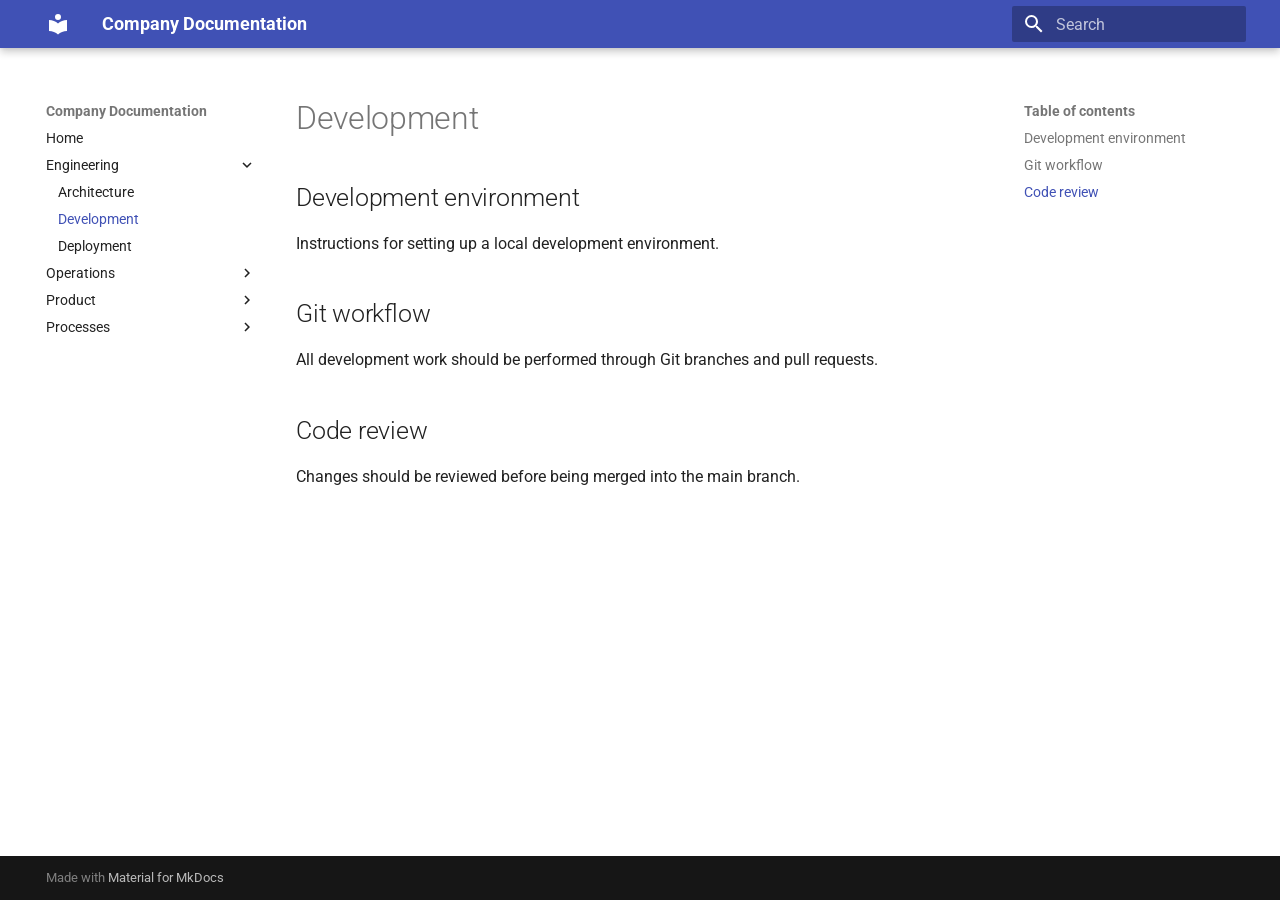
<file: site/engineering/development/index.html>
<!doctype html>
<html lang="en" class="no-js">
  <head>
    
      <meta charset="utf-8">
      <meta name="viewport" content="width=device-width,initial-scale=1">
      
      
      
        <link rel="canonical" href="https://vs-src.github.io/company-docs/engineering/development/">
      
      
        <link rel="prev" href="../architecture/">
      
      
        <link rel="next" href="../deployment/">
      
      
        
      
      
      <link rel="icon" href="../../assets/images/favicon.png">
      <meta name="generator" content="mkdocs-1.6.1, mkdocs-material-9.7.7">
    
    
      
        <title>Development - Company Documentation</title>
      
    
    
      <link rel="stylesheet" href="../../assets/stylesheets/main.ec1eaa64.min.css">
      
      


    
    
      
    
    
      
        
        
        <link rel="preconnect" href="https://fonts.gstatic.com" crossorigin>
        <link rel="stylesheet" href="https://fonts.googleapis.com/css?family=Roboto:300,300i,400,400i,700,700i%7CRoboto+Mono:400,400i,700,700i&display=fallback">
        <style>:root{--md-text-font:"Roboto";--md-code-font:"Roboto Mono"}</style>
      
    
    
    <script>__md_scope=new URL("../..",location),__md_hash=e=>[...e].reduce(((e,_)=>(e<<5)-e+_.charCodeAt(0)),0),__md_get=(e,_=localStorage,t=__md_scope)=>JSON.parse(_.getItem(t.pathname+"."+e)),__md_set=(e,_,t=localStorage,a=__md_scope)=>{try{t.setItem(a.pathname+"."+e,JSON.stringify(_))}catch(e){}}</script>
    
      

    
    
  </head>
  
  
    <body dir="ltr">
  
    
    <input class="md-toggle" data-md-toggle="drawer" type="checkbox" id="__drawer" autocomplete="off">
    <input class="md-toggle" data-md-toggle="search" type="checkbox" id="__search" autocomplete="off">
    <label class="md-overlay" for="__drawer"></label>
    <div data-md-component="skip">
      
        
        <a href="#development" class="md-skip">
          Skip to content
        </a>
      
    </div>
    <div data-md-component="announce">
      
    </div>
    
    
      

  

<header class="md-header md-header--shadow" data-md-component="header">
  <nav class="md-header__inner md-grid" aria-label="Header">
    <a href="../.." title="Company Documentation" class="md-header__button md-logo" aria-label="Company Documentation" data-md-component="logo">
      
  
  <svg xmlns="http://www.w3.org/2000/svg" viewBox="0 0 24 24"><path d="M12 8a3 3 0 0 0 3-3 3 3 0 0 0-3-3 3 3 0 0 0-3 3 3 3 0 0 0 3 3m0 3.54C9.64 9.35 6.5 8 3 8v11c3.5 0 6.64 1.35 9 3.54 2.36-2.19 5.5-3.54 9-3.54V8c-3.5 0-6.64 1.35-9 3.54"/></svg>

    </a>
    <label class="md-header__button md-icon" for="__drawer">
      
      <svg xmlns="http://www.w3.org/2000/svg" viewBox="0 0 24 24"><path d="M3 6h18v2H3zm0 5h18v2H3zm0 5h18v2H3z"/></svg>
    </label>
    <div class="md-header__title" data-md-component="header-title">
      <div class="md-header__ellipsis">
        <div class="md-header__topic">
          <span class="md-ellipsis">
            Company Documentation
          </span>
        </div>
        <div class="md-header__topic" data-md-component="header-topic">
          <span class="md-ellipsis">
            
              Development
            
          </span>
        </div>
      </div>
    </div>
    
    
      <script>var palette=__md_get("__palette");if(palette&&palette.color){if("(prefers-color-scheme)"===palette.color.media){var media=matchMedia("(prefers-color-scheme: light)"),input=document.querySelector(media.matches?"[data-md-color-media='(prefers-color-scheme: light)']":"[data-md-color-media='(prefers-color-scheme: dark)']");palette.color.media=input.getAttribute("data-md-color-media"),palette.color.scheme=input.getAttribute("data-md-color-scheme"),palette.color.primary=input.getAttribute("data-md-color-primary"),palette.color.accent=input.getAttribute("data-md-color-accent")}for(var[key,value]of Object.entries(palette.color))document.body.setAttribute("data-md-color-"+key,value)}</script>
    
    
    
      
      
        <label class="md-header__button md-icon" for="__search">
          
          <svg xmlns="http://www.w3.org/2000/svg" viewBox="0 0 24 24"><path d="M9.5 3A6.5 6.5 0 0 1 16 9.5c0 1.61-.59 3.09-1.56 4.23l.27.27h.79l5 5-1.5 1.5-5-5v-.79l-.27-.27A6.52 6.52 0 0 1 9.5 16 6.5 6.5 0 0 1 3 9.5 6.5 6.5 0 0 1 9.5 3m0 2C7 5 5 7 5 9.5S7 14 9.5 14 14 12 14 9.5 12 5 9.5 5"/></svg>
        </label>
        <div class="md-search" data-md-component="search" role="dialog">
  <label class="md-search__overlay" for="__search"></label>
  <div class="md-search__inner" role="search">
    <form class="md-search__form" name="search">
      <input type="text" class="md-search__input" name="query" aria-label="Search" placeholder="Search" autocapitalize="off" autocorrect="off" autocomplete="off" spellcheck="false" data-md-component="search-query" required>
      <label class="md-search__icon md-icon" for="__search">
        
        <svg xmlns="http://www.w3.org/2000/svg" viewBox="0 0 24 24"><path d="M9.5 3A6.5 6.5 0 0 1 16 9.5c0 1.61-.59 3.09-1.56 4.23l.27.27h.79l5 5-1.5 1.5-5-5v-.79l-.27-.27A6.52 6.52 0 0 1 9.5 16 6.5 6.5 0 0 1 3 9.5 6.5 6.5 0 0 1 9.5 3m0 2C7 5 5 7 5 9.5S7 14 9.5 14 14 12 14 9.5 12 5 9.5 5"/></svg>
        
        <svg xmlns="http://www.w3.org/2000/svg" viewBox="0 0 24 24"><path d="M20 11v2H8l5.5 5.5-1.42 1.42L4.16 12l7.92-7.92L13.5 5.5 8 11z"/></svg>
      </label>
      <nav class="md-search__options" aria-label="Search">
        
        <button type="reset" class="md-search__icon md-icon" title="Clear" aria-label="Clear" tabindex="-1">
          
          <svg xmlns="http://www.w3.org/2000/svg" viewBox="0 0 24 24"><path d="M19 6.41 17.59 5 12 10.59 6.41 5 5 6.41 10.59 12 5 17.59 6.41 19 12 13.41 17.59 19 19 17.59 13.41 12z"/></svg>
        </button>
      </nav>
      
    </form>
    <div class="md-search__output">
      <div class="md-search__scrollwrap" tabindex="0" data-md-scrollfix>
        <div class="md-search-result" data-md-component="search-result">
          <div class="md-search-result__meta">
            Initializing search
          </div>
          <ol class="md-search-result__list" role="presentation"></ol>
        </div>
      </div>
    </div>
  </div>
</div>
      
    
    
  </nav>
  
</header>
    
    <div class="md-container" data-md-component="container">
      
      
        
          
        
      
      <main class="md-main" data-md-component="main">
        <div class="md-main__inner md-grid">
          
            
              
              <div class="md-sidebar md-sidebar--primary" data-md-component="sidebar" data-md-type="navigation" >
                <div class="md-sidebar__scrollwrap">
                  <div class="md-sidebar__inner">
                    



<nav class="md-nav md-nav--primary" aria-label="Navigation" data-md-level="0">
  <label class="md-nav__title" for="__drawer">
    <a href="../.." title="Company Documentation" class="md-nav__button md-logo" aria-label="Company Documentation" data-md-component="logo">
      
  
  <svg xmlns="http://www.w3.org/2000/svg" viewBox="0 0 24 24"><path d="M12 8a3 3 0 0 0 3-3 3 3 0 0 0-3-3 3 3 0 0 0-3 3 3 3 0 0 0 3 3m0 3.54C9.64 9.35 6.5 8 3 8v11c3.5 0 6.64 1.35 9 3.54 2.36-2.19 5.5-3.54 9-3.54V8c-3.5 0-6.64 1.35-9 3.54"/></svg>

    </a>
    Company Documentation
  </label>
  
  <ul class="md-nav__list" data-md-scrollfix>
    
      
      
  
  
  
  
    <li class="md-nav__item">
      <a href="../.." class="md-nav__link">
        
  
  
  <span class="md-ellipsis">
    
  
    Home
  

    
  </span>
  
  

      </a>
    </li>
  

    
      
      
  
  
    
  
  
  
    
    
    
    
    
    <li class="md-nav__item md-nav__item--active md-nav__item--nested">
      
        
        
        <input class="md-nav__toggle md-toggle " type="checkbox" id="__nav_2" checked>
        
          
          <label class="md-nav__link" for="__nav_2" id="__nav_2_label" tabindex="0">
            
  
  
  <span class="md-ellipsis">
    
  
    Engineering
  

    
  </span>
  
  

            <span class="md-nav__icon md-icon"></span>
          </label>
        
        <nav class="md-nav" data-md-level="1" aria-labelledby="__nav_2_label" aria-expanded="true">
          <label class="md-nav__title" for="__nav_2">
            <span class="md-nav__icon md-icon"></span>
            
  
    Engineering
  

          </label>
          <ul class="md-nav__list" data-md-scrollfix>
            
              
                
  
  
  
  
    <li class="md-nav__item">
      <a href="../architecture/" class="md-nav__link">
        
  
  
  <span class="md-ellipsis">
    
  
    Architecture
  

    
  </span>
  
  

      </a>
    </li>
  

              
            
              
                
  
  
    
  
  
  
    <li class="md-nav__item md-nav__item--active">
      
      <input class="md-nav__toggle md-toggle" type="checkbox" id="__toc">
      
      
        
      
      
        <label class="md-nav__link md-nav__link--active" for="__toc">
          
  
  
  <span class="md-ellipsis">
    
  
    Development
  

    
  </span>
  
  

          <span class="md-nav__icon md-icon"></span>
        </label>
      
      <a href="./" class="md-nav__link md-nav__link--active">
        
  
  
  <span class="md-ellipsis">
    
  
    Development
  

    
  </span>
  
  

      </a>
      
        

<nav class="md-nav md-nav--secondary" aria-label="Table of contents">
  
  
  
    
  
  
    <label class="md-nav__title" for="__toc">
      <span class="md-nav__icon md-icon"></span>
      Table of contents
    </label>
    <ul class="md-nav__list" data-md-component="toc" data-md-scrollfix>
      
        <li class="md-nav__item">
  <a href="#development-environment" class="md-nav__link">
    <span class="md-ellipsis">
      
        Development environment
      
    </span>
  </a>
  
</li>
      
        <li class="md-nav__item">
  <a href="#git-workflow" class="md-nav__link">
    <span class="md-ellipsis">
      
        Git workflow
      
    </span>
  </a>
  
</li>
      
        <li class="md-nav__item">
  <a href="#code-review" class="md-nav__link">
    <span class="md-ellipsis">
      
        Code review
      
    </span>
  </a>
  
</li>
      
    </ul>
  
</nav>
      
    </li>
  

              
            
              
                
  
  
  
  
    <li class="md-nav__item">
      <a href="../deployment/" class="md-nav__link">
        
  
  
  <span class="md-ellipsis">
    
  
    Deployment
  

    
  </span>
  
  

      </a>
    </li>
  

              
            
          </ul>
        </nav>
      
    </li>
  

    
      
      
  
  
  
  
    
    
    
    
    
    <li class="md-nav__item md-nav__item--nested">
      
        
        
        <input class="md-nav__toggle md-toggle " type="checkbox" id="__nav_3" >
        
          
          <label class="md-nav__link" for="__nav_3" id="__nav_3_label" tabindex="0">
            
  
  
  <span class="md-ellipsis">
    
  
    Operations
  

    
  </span>
  
  

            <span class="md-nav__icon md-icon"></span>
          </label>
        
        <nav class="md-nav" data-md-level="1" aria-labelledby="__nav_3_label" aria-expanded="false">
          <label class="md-nav__title" for="__nav_3">
            <span class="md-nav__icon md-icon"></span>
            
  
    Operations
  

          </label>
          <ul class="md-nav__list" data-md-scrollfix>
            
              
                
  
  
  
  
    <li class="md-nav__item">
      <a href="../../operations/incident-response/" class="md-nav__link">
        
  
  
  <span class="md-ellipsis">
    
  
    Incident Response
  

    
  </span>
  
  

      </a>
    </li>
  

              
            
              
                
  
  
  
  
    <li class="md-nav__item">
      <a href="../../operations/monitoring/" class="md-nav__link">
        
  
  
  <span class="md-ellipsis">
    
  
    Monitoring
  

    
  </span>
  
  

      </a>
    </li>
  

              
            
          </ul>
        </nav>
      
    </li>
  

    
      
      
  
  
  
  
    
    
    
    
    
    <li class="md-nav__item md-nav__item--nested">
      
        
        
        <input class="md-nav__toggle md-toggle " type="checkbox" id="__nav_4" >
        
          
          <label class="md-nav__link" for="__nav_4" id="__nav_4_label" tabindex="0">
            
  
  
  <span class="md-ellipsis">
    
  
    Product
  

    
  </span>
  
  

            <span class="md-nav__icon md-icon"></span>
          </label>
        
        <nav class="md-nav" data-md-level="1" aria-labelledby="__nav_4_label" aria-expanded="false">
          <label class="md-nav__title" for="__nav_4">
            <span class="md-nav__icon md-icon"></span>
            
  
    Product
  

          </label>
          <ul class="md-nav__list" data-md-scrollfix>
            
              
                
  
  
  
  
    <li class="md-nav__item">
      <a href="../../product/overview/" class="md-nav__link">
        
  
  
  <span class="md-ellipsis">
    
  
    Overview
  

    
  </span>
  
  

      </a>
    </li>
  

              
            
              
                
  
  
  
  
    <li class="md-nav__item">
      <a href="../../product/requirements/" class="md-nav__link">
        
  
  
  <span class="md-ellipsis">
    
  
    Requirements
  

    
  </span>
  
  

      </a>
    </li>
  

              
            
          </ul>
        </nav>
      
    </li>
  

    
      
      
  
  
  
  
    
    
    
    
    
    <li class="md-nav__item md-nav__item--nested">
      
        
        
        <input class="md-nav__toggle md-toggle " type="checkbox" id="__nav_5" >
        
          
          <label class="md-nav__link" for="__nav_5" id="__nav_5_label" tabindex="0">
            
  
  
  <span class="md-ellipsis">
    
  
    Processes
  

    
  </span>
  
  

            <span class="md-nav__icon md-icon"></span>
          </label>
        
        <nav class="md-nav" data-md-level="1" aria-labelledby="__nav_5_label" aria-expanded="false">
          <label class="md-nav__title" for="__nav_5">
            <span class="md-nav__icon md-icon"></span>
            
  
    Processes
  

          </label>
          <ul class="md-nav__list" data-md-scrollfix>
            
              
                
  
  
  
  
    <li class="md-nav__item">
      <a href="../../processes/onboarding/" class="md-nav__link">
        
  
  
  <span class="md-ellipsis">
    
  
    Onboarding
  

    
  </span>
  
  

      </a>
    </li>
  

              
            
              
                
  
  
  
  
    <li class="md-nav__item">
      <a href="../../processes/release-process/" class="md-nav__link">
        
  
  
  <span class="md-ellipsis">
    
  
    Release Process
  

    
  </span>
  
  

      </a>
    </li>
  

              
            
          </ul>
        </nav>
      
    </li>
  

    
  </ul>
</nav>
                  </div>
                </div>
              </div>
            
            
              
              <div class="md-sidebar md-sidebar--secondary" data-md-component="sidebar" data-md-type="toc" >
                <div class="md-sidebar__scrollwrap">
                  <div class="md-sidebar__inner">
                    

<nav class="md-nav md-nav--secondary" aria-label="Table of contents">
  
  
  
    
  
  
    <label class="md-nav__title" for="__toc">
      <span class="md-nav__icon md-icon"></span>
      Table of contents
    </label>
    <ul class="md-nav__list" data-md-component="toc" data-md-scrollfix>
      
        <li class="md-nav__item">
  <a href="#development-environment" class="md-nav__link">
    <span class="md-ellipsis">
      
        Development environment
      
    </span>
  </a>
  
</li>
      
        <li class="md-nav__item">
  <a href="#git-workflow" class="md-nav__link">
    <span class="md-ellipsis">
      
        Git workflow
      
    </span>
  </a>
  
</li>
      
        <li class="md-nav__item">
  <a href="#code-review" class="md-nav__link">
    <span class="md-ellipsis">
      
        Code review
      
    </span>
  </a>
  
</li>
      
    </ul>
  
</nav>
                  </div>
                </div>
              </div>
            
          
          
            <div class="md-content" data-md-component="content">
              
              <article class="md-content__inner md-typeset">
                
                  



<h1 id="development">Development</h1>
<h2 id="development-environment">Development environment</h2>
<p>Instructions for setting up a local development environment.</p>
<h2 id="git-workflow">Git workflow</h2>
<p>All development work should be performed through Git branches and pull requests.</p>
<h2 id="code-review">Code review</h2>
<p>Changes should be reviewed before being merged into the main branch.</p>












                
              </article>
            </div>
          
          
<script>var target=document.getElementById(location.hash.slice(1));target&&target.name&&(target.checked=target.name.startsWith("__tabbed_"))</script>
        </div>
        
      </main>
      
        <footer class="md-footer">
  
  <div class="md-footer-meta md-typeset">
    <div class="md-footer-meta__inner md-grid">
      <div class="md-copyright">
  
  
    Made with
    <a href="https://squidfunk.github.io/mkdocs-material/" target="_blank" rel="noopener">
      Material for MkDocs
    </a>
  
</div>
      
    </div>
  </div>
</footer>
      
    </div>
    <div class="md-dialog" data-md-component="dialog">
      <div class="md-dialog__inner md-typeset"></div>
    </div>
    
    
    
      
      
      <script id="__config" type="application/json">{"annotate": null, "base": "../..", "features": [], "search": "../../assets/javascripts/workers/search.2c215733.min.js", "tags": null, "translations": {"clipboard.copied": "Copied to clipboard", "clipboard.copy": "Copy to clipboard", "search.result.more.one": "1 more on this page", "search.result.more.other": "# more on this page", "search.result.none": "No matching documents", "search.result.one": "1 matching document", "search.result.other": "# matching documents", "search.result.placeholder": "Type to start searching", "search.result.term.missing": "Missing", "select.version": "Select version"}, "version": null}</script>
    
    
      <script src="../../assets/javascripts/bundle.d7400e89.min.js"></script>
      
    
  </body>
</html>
</file>
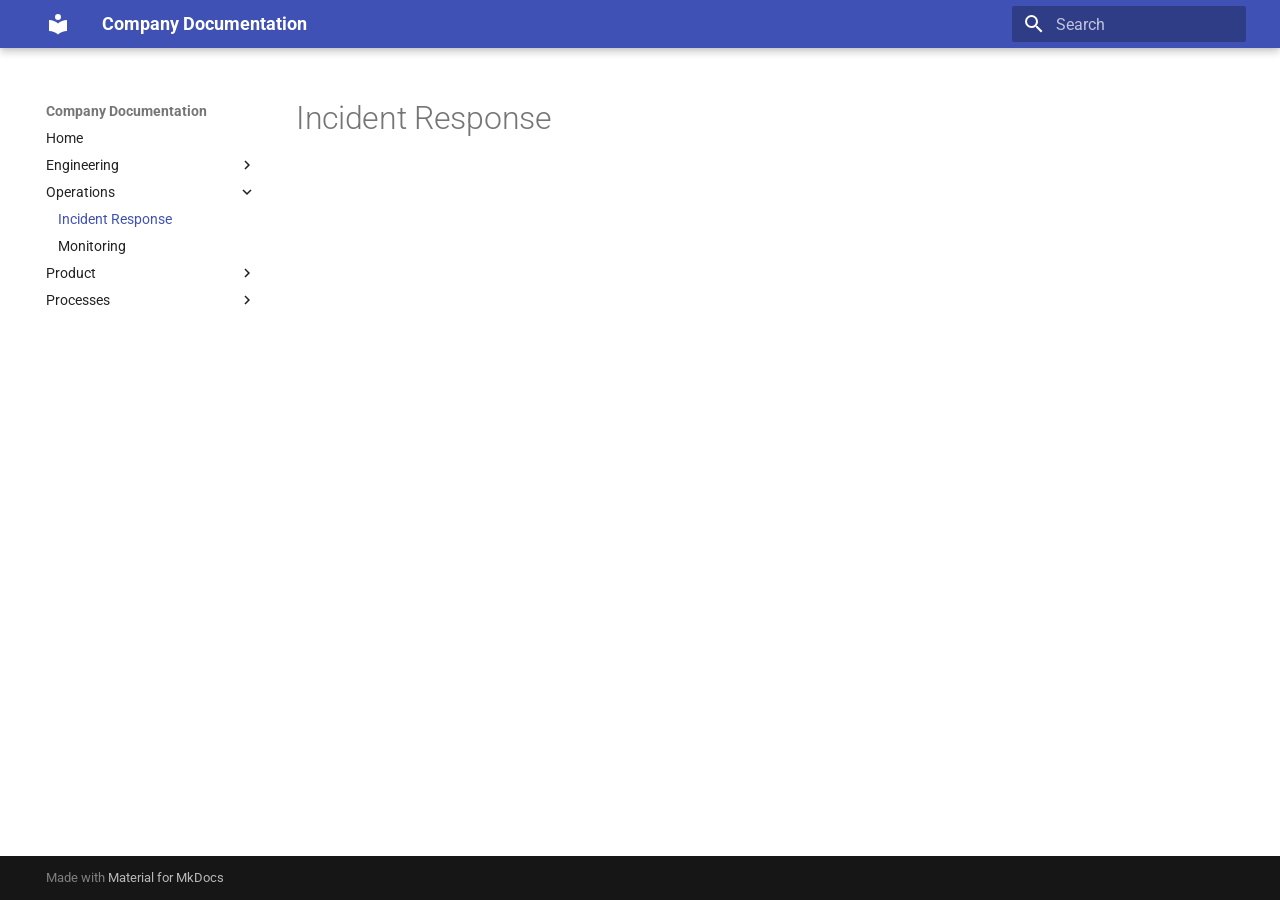
<file: site/operations/incident-response/index.html>
<!doctype html>
<html lang="en" class="no-js">
  <head>
    
      <meta charset="utf-8">
      <meta name="viewport" content="width=device-width,initial-scale=1">
      
      
      
        <link rel="canonical" href="https://vs-src.github.io/company-docs/operations/incident-response/">
      
      
        <link rel="prev" href="../../engineering/deployment/">
      
      
        <link rel="next" href="../monitoring/">
      
      
        
      
      
      <link rel="icon" href="../../assets/images/favicon.png">
      <meta name="generator" content="mkdocs-1.6.1, mkdocs-material-9.7.7">
    
    
      
        <title>Incident Response - Company Documentation</title>
      
    
    
      <link rel="stylesheet" href="../../assets/stylesheets/main.ec1eaa64.min.css">
      
      


    
    
      
    
    
      
        
        
        <link rel="preconnect" href="https://fonts.gstatic.com" crossorigin>
        <link rel="stylesheet" href="https://fonts.googleapis.com/css?family=Roboto:300,300i,400,400i,700,700i%7CRoboto+Mono:400,400i,700,700i&display=fallback">
        <style>:root{--md-text-font:"Roboto";--md-code-font:"Roboto Mono"}</style>
      
    
    
    <script>__md_scope=new URL("../..",location),__md_hash=e=>[...e].reduce(((e,_)=>(e<<5)-e+_.charCodeAt(0)),0),__md_get=(e,_=localStorage,t=__md_scope)=>JSON.parse(_.getItem(t.pathname+"."+e)),__md_set=(e,_,t=localStorage,a=__md_scope)=>{try{t.setItem(a.pathname+"."+e,JSON.stringify(_))}catch(e){}}</script>
    
      

    
    
  </head>
  
  
    <body dir="ltr">
  
    
    <input class="md-toggle" data-md-toggle="drawer" type="checkbox" id="__drawer" autocomplete="off">
    <input class="md-toggle" data-md-toggle="search" type="checkbox" id="__search" autocomplete="off">
    <label class="md-overlay" for="__drawer"></label>
    <div data-md-component="skip">
      
    </div>
    <div data-md-component="announce">
      
    </div>
    
    
      

  

<header class="md-header md-header--shadow" data-md-component="header">
  <nav class="md-header__inner md-grid" aria-label="Header">
    <a href="../.." title="Company Documentation" class="md-header__button md-logo" aria-label="Company Documentation" data-md-component="logo">
      
  
  <svg xmlns="http://www.w3.org/2000/svg" viewBox="0 0 24 24"><path d="M12 8a3 3 0 0 0 3-3 3 3 0 0 0-3-3 3 3 0 0 0-3 3 3 3 0 0 0 3 3m0 3.54C9.64 9.35 6.5 8 3 8v11c3.5 0 6.64 1.35 9 3.54 2.36-2.19 5.5-3.54 9-3.54V8c-3.5 0-6.64 1.35-9 3.54"/></svg>

    </a>
    <label class="md-header__button md-icon" for="__drawer">
      
      <svg xmlns="http://www.w3.org/2000/svg" viewBox="0 0 24 24"><path d="M3 6h18v2H3zm0 5h18v2H3zm0 5h18v2H3z"/></svg>
    </label>
    <div class="md-header__title" data-md-component="header-title">
      <div class="md-header__ellipsis">
        <div class="md-header__topic">
          <span class="md-ellipsis">
            Company Documentation
          </span>
        </div>
        <div class="md-header__topic" data-md-component="header-topic">
          <span class="md-ellipsis">
            
              Incident Response
            
          </span>
        </div>
      </div>
    </div>
    
    
      <script>var palette=__md_get("__palette");if(palette&&palette.color){if("(prefers-color-scheme)"===palette.color.media){var media=matchMedia("(prefers-color-scheme: light)"),input=document.querySelector(media.matches?"[data-md-color-media='(prefers-color-scheme: light)']":"[data-md-color-media='(prefers-color-scheme: dark)']");palette.color.media=input.getAttribute("data-md-color-media"),palette.color.scheme=input.getAttribute("data-md-color-scheme"),palette.color.primary=input.getAttribute("data-md-color-primary"),palette.color.accent=input.getAttribute("data-md-color-accent")}for(var[key,value]of Object.entries(palette.color))document.body.setAttribute("data-md-color-"+key,value)}</script>
    
    
    
      
      
        <label class="md-header__button md-icon" for="__search">
          
          <svg xmlns="http://www.w3.org/2000/svg" viewBox="0 0 24 24"><path d="M9.5 3A6.5 6.5 0 0 1 16 9.5c0 1.61-.59 3.09-1.56 4.23l.27.27h.79l5 5-1.5 1.5-5-5v-.79l-.27-.27A6.52 6.52 0 0 1 9.5 16 6.5 6.5 0 0 1 3 9.5 6.5 6.5 0 0 1 9.5 3m0 2C7 5 5 7 5 9.5S7 14 9.5 14 14 12 14 9.5 12 5 9.5 5"/></svg>
        </label>
        <div class="md-search" data-md-component="search" role="dialog">
  <label class="md-search__overlay" for="__search"></label>
  <div class="md-search__inner" role="search">
    <form class="md-search__form" name="search">
      <input type="text" class="md-search__input" name="query" aria-label="Search" placeholder="Search" autocapitalize="off" autocorrect="off" autocomplete="off" spellcheck="false" data-md-component="search-query" required>
      <label class="md-search__icon md-icon" for="__search">
        
        <svg xmlns="http://www.w3.org/2000/svg" viewBox="0 0 24 24"><path d="M9.5 3A6.5 6.5 0 0 1 16 9.5c0 1.61-.59 3.09-1.56 4.23l.27.27h.79l5 5-1.5 1.5-5-5v-.79l-.27-.27A6.52 6.52 0 0 1 9.5 16 6.5 6.5 0 0 1 3 9.5 6.5 6.5 0 0 1 9.5 3m0 2C7 5 5 7 5 9.5S7 14 9.5 14 14 12 14 9.5 12 5 9.5 5"/></svg>
        
        <svg xmlns="http://www.w3.org/2000/svg" viewBox="0 0 24 24"><path d="M20 11v2H8l5.5 5.5-1.42 1.42L4.16 12l7.92-7.92L13.5 5.5 8 11z"/></svg>
      </label>
      <nav class="md-search__options" aria-label="Search">
        
        <button type="reset" class="md-search__icon md-icon" title="Clear" aria-label="Clear" tabindex="-1">
          
          <svg xmlns="http://www.w3.org/2000/svg" viewBox="0 0 24 24"><path d="M19 6.41 17.59 5 12 10.59 6.41 5 5 6.41 10.59 12 5 17.59 6.41 19 12 13.41 17.59 19 19 17.59 13.41 12z"/></svg>
        </button>
      </nav>
      
    </form>
    <div class="md-search__output">
      <div class="md-search__scrollwrap" tabindex="0" data-md-scrollfix>
        <div class="md-search-result" data-md-component="search-result">
          <div class="md-search-result__meta">
            Initializing search
          </div>
          <ol class="md-search-result__list" role="presentation"></ol>
        </div>
      </div>
    </div>
  </div>
</div>
      
    
    
  </nav>
  
</header>
    
    <div class="md-container" data-md-component="container">
      
      
        
          
        
      
      <main class="md-main" data-md-component="main">
        <div class="md-main__inner md-grid">
          
            
              
              <div class="md-sidebar md-sidebar--primary" data-md-component="sidebar" data-md-type="navigation" >
                <div class="md-sidebar__scrollwrap">
                  <div class="md-sidebar__inner">
                    



<nav class="md-nav md-nav--primary" aria-label="Navigation" data-md-level="0">
  <label class="md-nav__title" for="__drawer">
    <a href="../.." title="Company Documentation" class="md-nav__button md-logo" aria-label="Company Documentation" data-md-component="logo">
      
  
  <svg xmlns="http://www.w3.org/2000/svg" viewBox="0 0 24 24"><path d="M12 8a3 3 0 0 0 3-3 3 3 0 0 0-3-3 3 3 0 0 0-3 3 3 3 0 0 0 3 3m0 3.54C9.64 9.35 6.5 8 3 8v11c3.5 0 6.64 1.35 9 3.54 2.36-2.19 5.5-3.54 9-3.54V8c-3.5 0-6.64 1.35-9 3.54"/></svg>

    </a>
    Company Documentation
  </label>
  
  <ul class="md-nav__list" data-md-scrollfix>
    
      
      
  
  
  
  
    <li class="md-nav__item">
      <a href="../.." class="md-nav__link">
        
  
  
  <span class="md-ellipsis">
    
  
    Home
  

    
  </span>
  
  

      </a>
    </li>
  

    
      
      
  
  
  
  
    
    
    
    
    
    <li class="md-nav__item md-nav__item--nested">
      
        
        
        <input class="md-nav__toggle md-toggle " type="checkbox" id="__nav_2" >
        
          
          <label class="md-nav__link" for="__nav_2" id="__nav_2_label" tabindex="0">
            
  
  
  <span class="md-ellipsis">
    
  
    Engineering
  

    
  </span>
  
  

            <span class="md-nav__icon md-icon"></span>
          </label>
        
        <nav class="md-nav" data-md-level="1" aria-labelledby="__nav_2_label" aria-expanded="false">
          <label class="md-nav__title" for="__nav_2">
            <span class="md-nav__icon md-icon"></span>
            
  
    Engineering
  

          </label>
          <ul class="md-nav__list" data-md-scrollfix>
            
              
                
  
  
  
  
    <li class="md-nav__item">
      <a href="../../engineering/architecture/" class="md-nav__link">
        
  
  
  <span class="md-ellipsis">
    
  
    Architecture
  

    
  </span>
  
  

      </a>
    </li>
  

              
            
              
                
  
  
  
  
    <li class="md-nav__item">
      <a href="../../engineering/development/" class="md-nav__link">
        
  
  
  <span class="md-ellipsis">
    
  
    Development
  

    
  </span>
  
  

      </a>
    </li>
  

              
            
              
                
  
  
  
  
    <li class="md-nav__item">
      <a href="../../engineering/deployment/" class="md-nav__link">
        
  
  
  <span class="md-ellipsis">
    
  
    Deployment
  

    
  </span>
  
  

      </a>
    </li>
  

              
            
          </ul>
        </nav>
      
    </li>
  

    
      
      
  
  
    
  
  
  
    
    
    
    
    
    <li class="md-nav__item md-nav__item--active md-nav__item--nested">
      
        
        
        <input class="md-nav__toggle md-toggle " type="checkbox" id="__nav_3" checked>
        
          
          <label class="md-nav__link" for="__nav_3" id="__nav_3_label" tabindex="0">
            
  
  
  <span class="md-ellipsis">
    
  
    Operations
  

    
  </span>
  
  

            <span class="md-nav__icon md-icon"></span>
          </label>
        
        <nav class="md-nav" data-md-level="1" aria-labelledby="__nav_3_label" aria-expanded="true">
          <label class="md-nav__title" for="__nav_3">
            <span class="md-nav__icon md-icon"></span>
            
  
    Operations
  

          </label>
          <ul class="md-nav__list" data-md-scrollfix>
            
              
                
  
  
    
  
  
  
    <li class="md-nav__item md-nav__item--active">
      
      <input class="md-nav__toggle md-toggle" type="checkbox" id="__toc">
      
      
      
      <a href="./" class="md-nav__link md-nav__link--active">
        
  
  
  <span class="md-ellipsis">
    
  
    Incident Response
  

    
  </span>
  
  

      </a>
      
    </li>
  

              
            
              
                
  
  
  
  
    <li class="md-nav__item">
      <a href="../monitoring/" class="md-nav__link">
        
  
  
  <span class="md-ellipsis">
    
  
    Monitoring
  

    
  </span>
  
  

      </a>
    </li>
  

              
            
          </ul>
        </nav>
      
    </li>
  

    
      
      
  
  
  
  
    
    
    
    
    
    <li class="md-nav__item md-nav__item--nested">
      
        
        
        <input class="md-nav__toggle md-toggle " type="checkbox" id="__nav_4" >
        
          
          <label class="md-nav__link" for="__nav_4" id="__nav_4_label" tabindex="0">
            
  
  
  <span class="md-ellipsis">
    
  
    Product
  

    
  </span>
  
  

            <span class="md-nav__icon md-icon"></span>
          </label>
        
        <nav class="md-nav" data-md-level="1" aria-labelledby="__nav_4_label" aria-expanded="false">
          <label class="md-nav__title" for="__nav_4">
            <span class="md-nav__icon md-icon"></span>
            
  
    Product
  

          </label>
          <ul class="md-nav__list" data-md-scrollfix>
            
              
                
  
  
  
  
    <li class="md-nav__item">
      <a href="../../product/overview/" class="md-nav__link">
        
  
  
  <span class="md-ellipsis">
    
  
    Overview
  

    
  </span>
  
  

      </a>
    </li>
  

              
            
              
                
  
  
  
  
    <li class="md-nav__item">
      <a href="../../product/requirements/" class="md-nav__link">
        
  
  
  <span class="md-ellipsis">
    
  
    Requirements
  

    
  </span>
  
  

      </a>
    </li>
  

              
            
          </ul>
        </nav>
      
    </li>
  

    
      
      
  
  
  
  
    
    
    
    
    
    <li class="md-nav__item md-nav__item--nested">
      
        
        
        <input class="md-nav__toggle md-toggle " type="checkbox" id="__nav_5" >
        
          
          <label class="md-nav__link" for="__nav_5" id="__nav_5_label" tabindex="0">
            
  
  
  <span class="md-ellipsis">
    
  
    Processes
  

    
  </span>
  
  

            <span class="md-nav__icon md-icon"></span>
          </label>
        
        <nav class="md-nav" data-md-level="1" aria-labelledby="__nav_5_label" aria-expanded="false">
          <label class="md-nav__title" for="__nav_5">
            <span class="md-nav__icon md-icon"></span>
            
  
    Processes
  

          </label>
          <ul class="md-nav__list" data-md-scrollfix>
            
              
                
  
  
  
  
    <li class="md-nav__item">
      <a href="../../processes/onboarding/" class="md-nav__link">
        
  
  
  <span class="md-ellipsis">
    
  
    Onboarding
  

    
  </span>
  
  

      </a>
    </li>
  

              
            
              
                
  
  
  
  
    <li class="md-nav__item">
      <a href="../../processes/release-process/" class="md-nav__link">
        
  
  
  <span class="md-ellipsis">
    
  
    Release Process
  

    
  </span>
  
  

      </a>
    </li>
  

              
            
          </ul>
        </nav>
      
    </li>
  

    
  </ul>
</nav>
                  </div>
                </div>
              </div>
            
            
              
              <div class="md-sidebar md-sidebar--secondary" data-md-component="sidebar" data-md-type="toc" >
                <div class="md-sidebar__scrollwrap">
                  <div class="md-sidebar__inner">
                    

<nav class="md-nav md-nav--secondary" aria-label="Table of contents">
  
  
  
  
</nav>
                  </div>
                </div>
              </div>
            
          
          
            <div class="md-content" data-md-component="content">
              
              <article class="md-content__inner md-typeset">
                
                  



  <h1>Incident Response</h1>














                
              </article>
            </div>
          
          
<script>var target=document.getElementById(location.hash.slice(1));target&&target.name&&(target.checked=target.name.startsWith("__tabbed_"))</script>
        </div>
        
      </main>
      
        <footer class="md-footer">
  
  <div class="md-footer-meta md-typeset">
    <div class="md-footer-meta__inner md-grid">
      <div class="md-copyright">
  
  
    Made with
    <a href="https://squidfunk.github.io/mkdocs-material/" target="_blank" rel="noopener">
      Material for MkDocs
    </a>
  
</div>
      
    </div>
  </div>
</footer>
      
    </div>
    <div class="md-dialog" data-md-component="dialog">
      <div class="md-dialog__inner md-typeset"></div>
    </div>
    
    
    
      
      
      <script id="__config" type="application/json">{"annotate": null, "base": "../..", "features": [], "search": "../../assets/javascripts/workers/search.2c215733.min.js", "tags": null, "translations": {"clipboard.copied": "Copied to clipboard", "clipboard.copy": "Copy to clipboard", "search.result.more.one": "1 more on this page", "search.result.more.other": "# more on this page", "search.result.none": "No matching documents", "search.result.one": "1 matching document", "search.result.other": "# matching documents", "search.result.placeholder": "Type to start searching", "search.result.term.missing": "Missing", "select.version": "Select version"}, "version": null}</script>
    
    
      <script src="../../assets/javascripts/bundle.d7400e89.min.js"></script>
      
    
  </body>
</html>
</file>
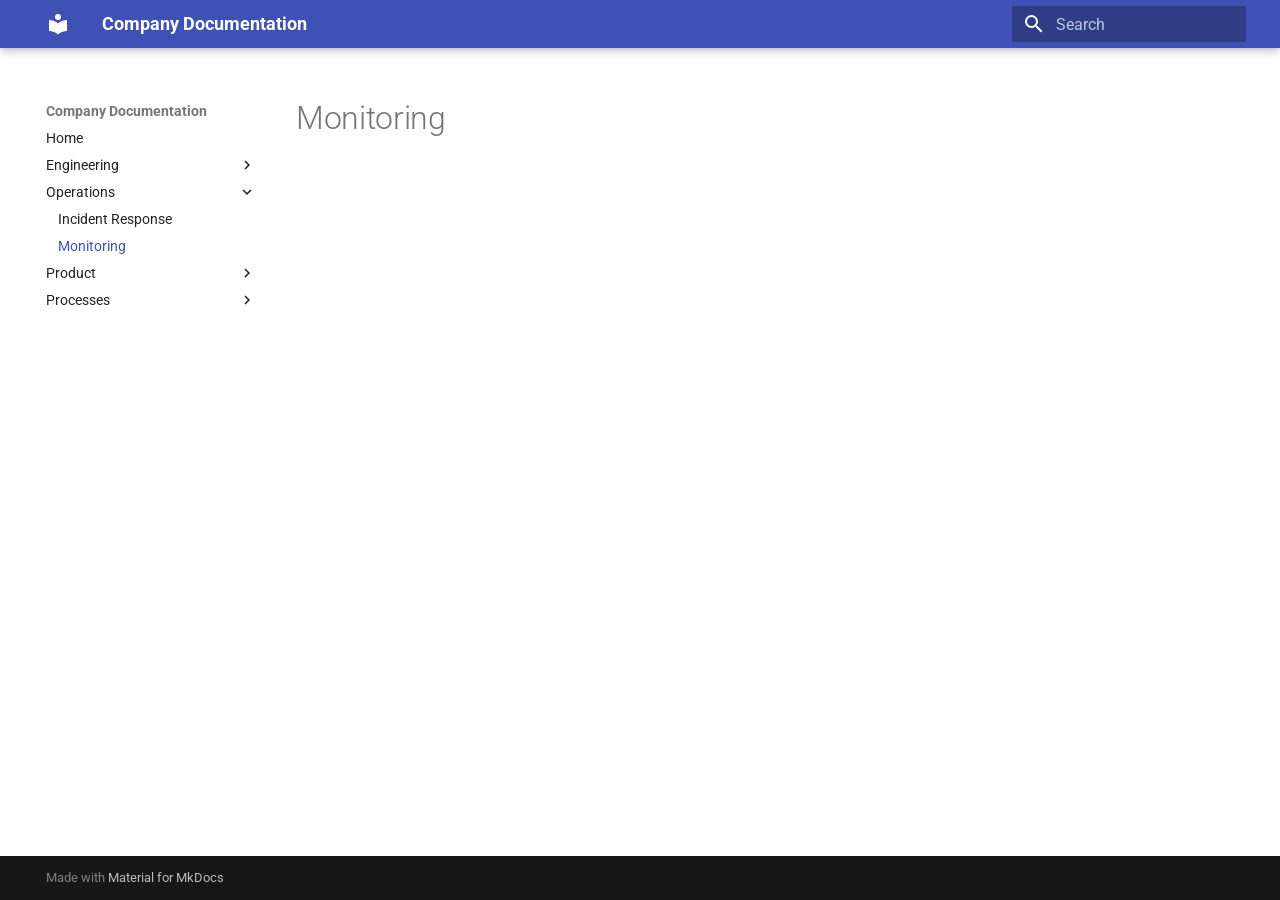
<file: site/operations/monitoring/index.html>
<!doctype html>
<html lang="en" class="no-js">
  <head>
    
      <meta charset="utf-8">
      <meta name="viewport" content="width=device-width,initial-scale=1">
      
      
      
        <link rel="canonical" href="https://vs-src.github.io/company-docs/operations/monitoring/">
      
      
        <link rel="prev" href="../incident-response/">
      
      
        <link rel="next" href="../../product/overview/">
      
      
        
      
      
      <link rel="icon" href="../../assets/images/favicon.png">
      <meta name="generator" content="mkdocs-1.6.1, mkdocs-material-9.7.7">
    
    
      
        <title>Monitoring - Company Documentation</title>
      
    
    
      <link rel="stylesheet" href="../../assets/stylesheets/main.ec1eaa64.min.css">
      
      


    
    
      
    
    
      
        
        
        <link rel="preconnect" href="https://fonts.gstatic.com" crossorigin>
        <link rel="stylesheet" href="https://fonts.googleapis.com/css?family=Roboto:300,300i,400,400i,700,700i%7CRoboto+Mono:400,400i,700,700i&display=fallback">
        <style>:root{--md-text-font:"Roboto";--md-code-font:"Roboto Mono"}</style>
      
    
    
    <script>__md_scope=new URL("../..",location),__md_hash=e=>[...e].reduce(((e,_)=>(e<<5)-e+_.charCodeAt(0)),0),__md_get=(e,_=localStorage,t=__md_scope)=>JSON.parse(_.getItem(t.pathname+"."+e)),__md_set=(e,_,t=localStorage,a=__md_scope)=>{try{t.setItem(a.pathname+"."+e,JSON.stringify(_))}catch(e){}}</script>
    
      

    
    
  </head>
  
  
    <body dir="ltr">
  
    
    <input class="md-toggle" data-md-toggle="drawer" type="checkbox" id="__drawer" autocomplete="off">
    <input class="md-toggle" data-md-toggle="search" type="checkbox" id="__search" autocomplete="off">
    <label class="md-overlay" for="__drawer"></label>
    <div data-md-component="skip">
      
    </div>
    <div data-md-component="announce">
      
    </div>
    
    
      

  

<header class="md-header md-header--shadow" data-md-component="header">
  <nav class="md-header__inner md-grid" aria-label="Header">
    <a href="../.." title="Company Documentation" class="md-header__button md-logo" aria-label="Company Documentation" data-md-component="logo">
      
  
  <svg xmlns="http://www.w3.org/2000/svg" viewBox="0 0 24 24"><path d="M12 8a3 3 0 0 0 3-3 3 3 0 0 0-3-3 3 3 0 0 0-3 3 3 3 0 0 0 3 3m0 3.54C9.64 9.35 6.5 8 3 8v11c3.5 0 6.64 1.35 9 3.54 2.36-2.19 5.5-3.54 9-3.54V8c-3.5 0-6.64 1.35-9 3.54"/></svg>

    </a>
    <label class="md-header__button md-icon" for="__drawer">
      
      <svg xmlns="http://www.w3.org/2000/svg" viewBox="0 0 24 24"><path d="M3 6h18v2H3zm0 5h18v2H3zm0 5h18v2H3z"/></svg>
    </label>
    <div class="md-header__title" data-md-component="header-title">
      <div class="md-header__ellipsis">
        <div class="md-header__topic">
          <span class="md-ellipsis">
            Company Documentation
          </span>
        </div>
        <div class="md-header__topic" data-md-component="header-topic">
          <span class="md-ellipsis">
            
              Monitoring
            
          </span>
        </div>
      </div>
    </div>
    
    
      <script>var palette=__md_get("__palette");if(palette&&palette.color){if("(prefers-color-scheme)"===palette.color.media){var media=matchMedia("(prefers-color-scheme: light)"),input=document.querySelector(media.matches?"[data-md-color-media='(prefers-color-scheme: light)']":"[data-md-color-media='(prefers-color-scheme: dark)']");palette.color.media=input.getAttribute("data-md-color-media"),palette.color.scheme=input.getAttribute("data-md-color-scheme"),palette.color.primary=input.getAttribute("data-md-color-primary"),palette.color.accent=input.getAttribute("data-md-color-accent")}for(var[key,value]of Object.entries(palette.color))document.body.setAttribute("data-md-color-"+key,value)}</script>
    
    
    
      
      
        <label class="md-header__button md-icon" for="__search">
          
          <svg xmlns="http://www.w3.org/2000/svg" viewBox="0 0 24 24"><path d="M9.5 3A6.5 6.5 0 0 1 16 9.5c0 1.61-.59 3.09-1.56 4.23l.27.27h.79l5 5-1.5 1.5-5-5v-.79l-.27-.27A6.52 6.52 0 0 1 9.5 16 6.5 6.5 0 0 1 3 9.5 6.5 6.5 0 0 1 9.5 3m0 2C7 5 5 7 5 9.5S7 14 9.5 14 14 12 14 9.5 12 5 9.5 5"/></svg>
        </label>
        <div class="md-search" data-md-component="search" role="dialog">
  <label class="md-search__overlay" for="__search"></label>
  <div class="md-search__inner" role="search">
    <form class="md-search__form" name="search">
      <input type="text" class="md-search__input" name="query" aria-label="Search" placeholder="Search" autocapitalize="off" autocorrect="off" autocomplete="off" spellcheck="false" data-md-component="search-query" required>
      <label class="md-search__icon md-icon" for="__search">
        
        <svg xmlns="http://www.w3.org/2000/svg" viewBox="0 0 24 24"><path d="M9.5 3A6.5 6.5 0 0 1 16 9.5c0 1.61-.59 3.09-1.56 4.23l.27.27h.79l5 5-1.5 1.5-5-5v-.79l-.27-.27A6.52 6.52 0 0 1 9.5 16 6.5 6.5 0 0 1 3 9.5 6.5 6.5 0 0 1 9.5 3m0 2C7 5 5 7 5 9.5S7 14 9.5 14 14 12 14 9.5 12 5 9.5 5"/></svg>
        
        <svg xmlns="http://www.w3.org/2000/svg" viewBox="0 0 24 24"><path d="M20 11v2H8l5.5 5.5-1.42 1.42L4.16 12l7.92-7.92L13.5 5.5 8 11z"/></svg>
      </label>
      <nav class="md-search__options" aria-label="Search">
        
        <button type="reset" class="md-search__icon md-icon" title="Clear" aria-label="Clear" tabindex="-1">
          
          <svg xmlns="http://www.w3.org/2000/svg" viewBox="0 0 24 24"><path d="M19 6.41 17.59 5 12 10.59 6.41 5 5 6.41 10.59 12 5 17.59 6.41 19 12 13.41 17.59 19 19 17.59 13.41 12z"/></svg>
        </button>
      </nav>
      
    </form>
    <div class="md-search__output">
      <div class="md-search__scrollwrap" tabindex="0" data-md-scrollfix>
        <div class="md-search-result" data-md-component="search-result">
          <div class="md-search-result__meta">
            Initializing search
          </div>
          <ol class="md-search-result__list" role="presentation"></ol>
        </div>
      </div>
    </div>
  </div>
</div>
      
    
    
  </nav>
  
</header>
    
    <div class="md-container" data-md-component="container">
      
      
        
          
        
      
      <main class="md-main" data-md-component="main">
        <div class="md-main__inner md-grid">
          
            
              
              <div class="md-sidebar md-sidebar--primary" data-md-component="sidebar" data-md-type="navigation" >
                <div class="md-sidebar__scrollwrap">
                  <div class="md-sidebar__inner">
                    



<nav class="md-nav md-nav--primary" aria-label="Navigation" data-md-level="0">
  <label class="md-nav__title" for="__drawer">
    <a href="../.." title="Company Documentation" class="md-nav__button md-logo" aria-label="Company Documentation" data-md-component="logo">
      
  
  <svg xmlns="http://www.w3.org/2000/svg" viewBox="0 0 24 24"><path d="M12 8a3 3 0 0 0 3-3 3 3 0 0 0-3-3 3 3 0 0 0-3 3 3 3 0 0 0 3 3m0 3.54C9.64 9.35 6.5 8 3 8v11c3.5 0 6.64 1.35 9 3.54 2.36-2.19 5.5-3.54 9-3.54V8c-3.5 0-6.64 1.35-9 3.54"/></svg>

    </a>
    Company Documentation
  </label>
  
  <ul class="md-nav__list" data-md-scrollfix>
    
      
      
  
  
  
  
    <li class="md-nav__item">
      <a href="../.." class="md-nav__link">
        
  
  
  <span class="md-ellipsis">
    
  
    Home
  

    
  </span>
  
  

      </a>
    </li>
  

    
      
      
  
  
  
  
    
    
    
    
    
    <li class="md-nav__item md-nav__item--nested">
      
        
        
        <input class="md-nav__toggle md-toggle " type="checkbox" id="__nav_2" >
        
          
          <label class="md-nav__link" for="__nav_2" id="__nav_2_label" tabindex="0">
            
  
  
  <span class="md-ellipsis">
    
  
    Engineering
  

    
  </span>
  
  

            <span class="md-nav__icon md-icon"></span>
          </label>
        
        <nav class="md-nav" data-md-level="1" aria-labelledby="__nav_2_label" aria-expanded="false">
          <label class="md-nav__title" for="__nav_2">
            <span class="md-nav__icon md-icon"></span>
            
  
    Engineering
  

          </label>
          <ul class="md-nav__list" data-md-scrollfix>
            
              
                
  
  
  
  
    <li class="md-nav__item">
      <a href="../../engineering/architecture/" class="md-nav__link">
        
  
  
  <span class="md-ellipsis">
    
  
    Architecture
  

    
  </span>
  
  

      </a>
    </li>
  

              
            
              
                
  
  
  
  
    <li class="md-nav__item">
      <a href="../../engineering/development/" class="md-nav__link">
        
  
  
  <span class="md-ellipsis">
    
  
    Development
  

    
  </span>
  
  

      </a>
    </li>
  

              
            
              
                
  
  
  
  
    <li class="md-nav__item">
      <a href="../../engineering/deployment/" class="md-nav__link">
        
  
  
  <span class="md-ellipsis">
    
  
    Deployment
  

    
  </span>
  
  

      </a>
    </li>
  

              
            
          </ul>
        </nav>
      
    </li>
  

    
      
      
  
  
    
  
  
  
    
    
    
    
    
    <li class="md-nav__item md-nav__item--active md-nav__item--nested">
      
        
        
        <input class="md-nav__toggle md-toggle " type="checkbox" id="__nav_3" checked>
        
          
          <label class="md-nav__link" for="__nav_3" id="__nav_3_label" tabindex="0">
            
  
  
  <span class="md-ellipsis">
    
  
    Operations
  

    
  </span>
  
  

            <span class="md-nav__icon md-icon"></span>
          </label>
        
        <nav class="md-nav" data-md-level="1" aria-labelledby="__nav_3_label" aria-expanded="true">
          <label class="md-nav__title" for="__nav_3">
            <span class="md-nav__icon md-icon"></span>
            
  
    Operations
  

          </label>
          <ul class="md-nav__list" data-md-scrollfix>
            
              
                
  
  
  
  
    <li class="md-nav__item">
      <a href="../incident-response/" class="md-nav__link">
        
  
  
  <span class="md-ellipsis">
    
  
    Incident Response
  

    
  </span>
  
  

      </a>
    </li>
  

              
            
              
                
  
  
    
  
  
  
    <li class="md-nav__item md-nav__item--active">
      
      <input class="md-nav__toggle md-toggle" type="checkbox" id="__toc">
      
      
      
      <a href="./" class="md-nav__link md-nav__link--active">
        
  
  
  <span class="md-ellipsis">
    
  
    Monitoring
  

    
  </span>
  
  

      </a>
      
    </li>
  

              
            
          </ul>
        </nav>
      
    </li>
  

    
      
      
  
  
  
  
    
    
    
    
    
    <li class="md-nav__item md-nav__item--nested">
      
        
        
        <input class="md-nav__toggle md-toggle " type="checkbox" id="__nav_4" >
        
          
          <label class="md-nav__link" for="__nav_4" id="__nav_4_label" tabindex="0">
            
  
  
  <span class="md-ellipsis">
    
  
    Product
  

    
  </span>
  
  

            <span class="md-nav__icon md-icon"></span>
          </label>
        
        <nav class="md-nav" data-md-level="1" aria-labelledby="__nav_4_label" aria-expanded="false">
          <label class="md-nav__title" for="__nav_4">
            <span class="md-nav__icon md-icon"></span>
            
  
    Product
  

          </label>
          <ul class="md-nav__list" data-md-scrollfix>
            
              
                
  
  
  
  
    <li class="md-nav__item">
      <a href="../../product/overview/" class="md-nav__link">
        
  
  
  <span class="md-ellipsis">
    
  
    Overview
  

    
  </span>
  
  

      </a>
    </li>
  

              
            
              
                
  
  
  
  
    <li class="md-nav__item">
      <a href="../../product/requirements/" class="md-nav__link">
        
  
  
  <span class="md-ellipsis">
    
  
    Requirements
  

    
  </span>
  
  

      </a>
    </li>
  

              
            
          </ul>
        </nav>
      
    </li>
  

    
      
      
  
  
  
  
    
    
    
    
    
    <li class="md-nav__item md-nav__item--nested">
      
        
        
        <input class="md-nav__toggle md-toggle " type="checkbox" id="__nav_5" >
        
          
          <label class="md-nav__link" for="__nav_5" id="__nav_5_label" tabindex="0">
            
  
  
  <span class="md-ellipsis">
    
  
    Processes
  

    
  </span>
  
  

            <span class="md-nav__icon md-icon"></span>
          </label>
        
        <nav class="md-nav" data-md-level="1" aria-labelledby="__nav_5_label" aria-expanded="false">
          <label class="md-nav__title" for="__nav_5">
            <span class="md-nav__icon md-icon"></span>
            
  
    Processes
  

          </label>
          <ul class="md-nav__list" data-md-scrollfix>
            
              
                
  
  
  
  
    <li class="md-nav__item">
      <a href="../../processes/onboarding/" class="md-nav__link">
        
  
  
  <span class="md-ellipsis">
    
  
    Onboarding
  

    
  </span>
  
  

      </a>
    </li>
  

              
            
              
                
  
  
  
  
    <li class="md-nav__item">
      <a href="../../processes/release-process/" class="md-nav__link">
        
  
  
  <span class="md-ellipsis">
    
  
    Release Process
  

    
  </span>
  
  

      </a>
    </li>
  

              
            
          </ul>
        </nav>
      
    </li>
  

    
  </ul>
</nav>
                  </div>
                </div>
              </div>
            
            
              
              <div class="md-sidebar md-sidebar--secondary" data-md-component="sidebar" data-md-type="toc" >
                <div class="md-sidebar__scrollwrap">
                  <div class="md-sidebar__inner">
                    

<nav class="md-nav md-nav--secondary" aria-label="Table of contents">
  
  
  
  
</nav>
                  </div>
                </div>
              </div>
            
          
          
            <div class="md-content" data-md-component="content">
              
              <article class="md-content__inner md-typeset">
                
                  



  <h1>Monitoring</h1>














                
              </article>
            </div>
          
          
<script>var target=document.getElementById(location.hash.slice(1));target&&target.name&&(target.checked=target.name.startsWith("__tabbed_"))</script>
        </div>
        
      </main>
      
        <footer class="md-footer">
  
  <div class="md-footer-meta md-typeset">
    <div class="md-footer-meta__inner md-grid">
      <div class="md-copyright">
  
  
    Made with
    <a href="https://squidfunk.github.io/mkdocs-material/" target="_blank" rel="noopener">
      Material for MkDocs
    </a>
  
</div>
      
    </div>
  </div>
</footer>
      
    </div>
    <div class="md-dialog" data-md-component="dialog">
      <div class="md-dialog__inner md-typeset"></div>
    </div>
    
    
    
      
      
      <script id="__config" type="application/json">{"annotate": null, "base": "../..", "features": [], "search": "../../assets/javascripts/workers/search.2c215733.min.js", "tags": null, "translations": {"clipboard.copied": "Copied to clipboard", "clipboard.copy": "Copy to clipboard", "search.result.more.one": "1 more on this page", "search.result.more.other": "# more on this page", "search.result.none": "No matching documents", "search.result.one": "1 matching document", "search.result.other": "# matching documents", "search.result.placeholder": "Type to start searching", "search.result.term.missing": "Missing", "select.version": "Select version"}, "version": null}</script>
    
    
      <script src="../../assets/javascripts/bundle.d7400e89.min.js"></script>
      
    
  </body>
</html>
</file>
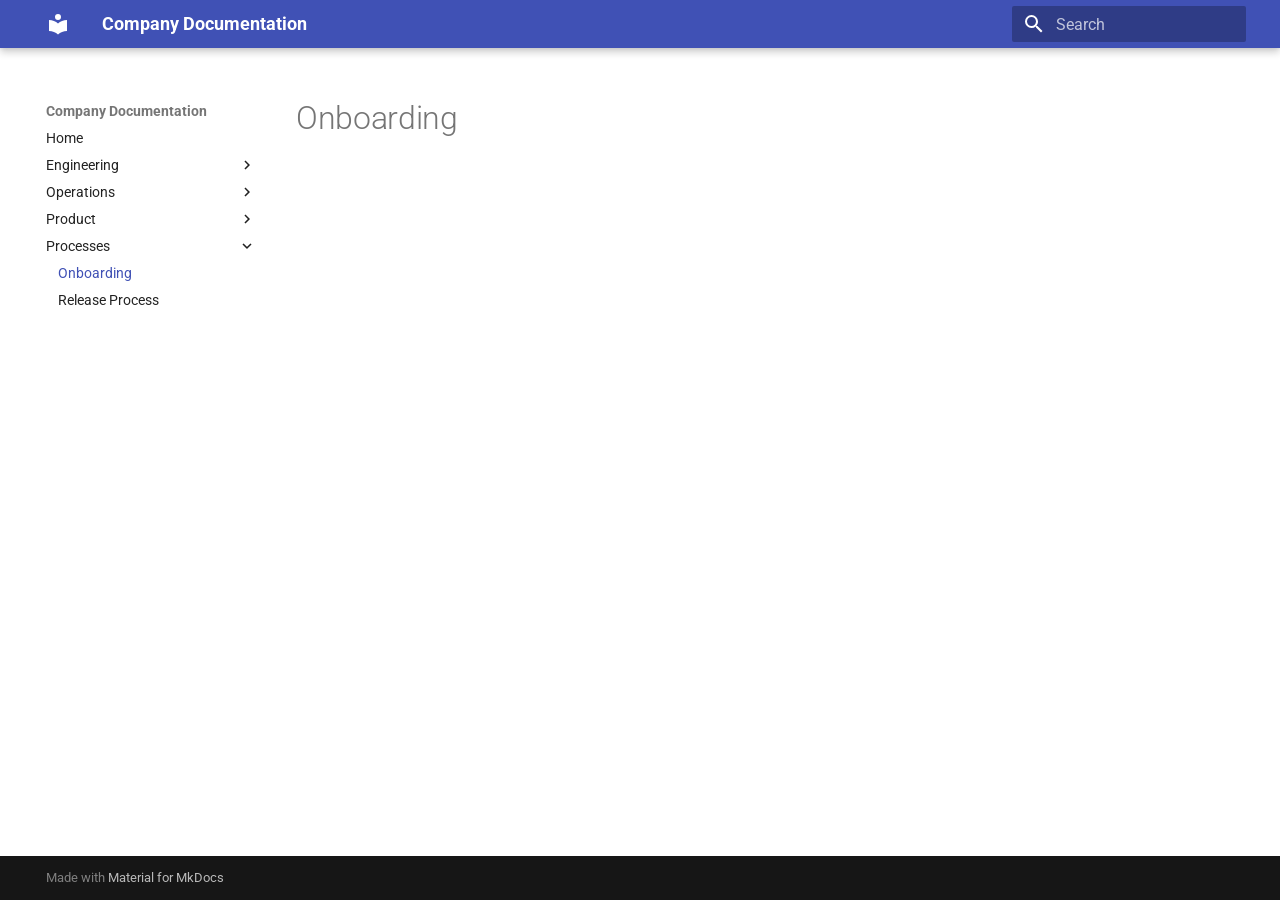
<file: site/processes/onboarding/index.html>
<!doctype html>
<html lang="en" class="no-js">
  <head>
    
      <meta charset="utf-8">
      <meta name="viewport" content="width=device-width,initial-scale=1">
      
      
      
        <link rel="canonical" href="https://vs-src.github.io/company-docs/processes/onboarding/">
      
      
        <link rel="prev" href="../../product/requirements/">
      
      
        <link rel="next" href="../release-process/">
      
      
        
      
      
      <link rel="icon" href="../../assets/images/favicon.png">
      <meta name="generator" content="mkdocs-1.6.1, mkdocs-material-9.7.7">
    
    
      
        <title>Onboarding - Company Documentation</title>
      
    
    
      <link rel="stylesheet" href="../../assets/stylesheets/main.ec1eaa64.min.css">
      
      


    
    
      
    
    
      
        
        
        <link rel="preconnect" href="https://fonts.gstatic.com" crossorigin>
        <link rel="stylesheet" href="https://fonts.googleapis.com/css?family=Roboto:300,300i,400,400i,700,700i%7CRoboto+Mono:400,400i,700,700i&display=fallback">
        <style>:root{--md-text-font:"Roboto";--md-code-font:"Roboto Mono"}</style>
      
    
    
    <script>__md_scope=new URL("../..",location),__md_hash=e=>[...e].reduce(((e,_)=>(e<<5)-e+_.charCodeAt(0)),0),__md_get=(e,_=localStorage,t=__md_scope)=>JSON.parse(_.getItem(t.pathname+"."+e)),__md_set=(e,_,t=localStorage,a=__md_scope)=>{try{t.setItem(a.pathname+"."+e,JSON.stringify(_))}catch(e){}}</script>
    
      

    
    
  </head>
  
  
    <body dir="ltr">
  
    
    <input class="md-toggle" data-md-toggle="drawer" type="checkbox" id="__drawer" autocomplete="off">
    <input class="md-toggle" data-md-toggle="search" type="checkbox" id="__search" autocomplete="off">
    <label class="md-overlay" for="__drawer"></label>
    <div data-md-component="skip">
      
    </div>
    <div data-md-component="announce">
      
    </div>
    
    
      

  

<header class="md-header md-header--shadow" data-md-component="header">
  <nav class="md-header__inner md-grid" aria-label="Header">
    <a href="../.." title="Company Documentation" class="md-header__button md-logo" aria-label="Company Documentation" data-md-component="logo">
      
  
  <svg xmlns="http://www.w3.org/2000/svg" viewBox="0 0 24 24"><path d="M12 8a3 3 0 0 0 3-3 3 3 0 0 0-3-3 3 3 0 0 0-3 3 3 3 0 0 0 3 3m0 3.54C9.64 9.35 6.5 8 3 8v11c3.5 0 6.64 1.35 9 3.54 2.36-2.19 5.5-3.54 9-3.54V8c-3.5 0-6.64 1.35-9 3.54"/></svg>

    </a>
    <label class="md-header__button md-icon" for="__drawer">
      
      <svg xmlns="http://www.w3.org/2000/svg" viewBox="0 0 24 24"><path d="M3 6h18v2H3zm0 5h18v2H3zm0 5h18v2H3z"/></svg>
    </label>
    <div class="md-header__title" data-md-component="header-title">
      <div class="md-header__ellipsis">
        <div class="md-header__topic">
          <span class="md-ellipsis">
            Company Documentation
          </span>
        </div>
        <div class="md-header__topic" data-md-component="header-topic">
          <span class="md-ellipsis">
            
              Onboarding
            
          </span>
        </div>
      </div>
    </div>
    
    
      <script>var palette=__md_get("__palette");if(palette&&palette.color){if("(prefers-color-scheme)"===palette.color.media){var media=matchMedia("(prefers-color-scheme: light)"),input=document.querySelector(media.matches?"[data-md-color-media='(prefers-color-scheme: light)']":"[data-md-color-media='(prefers-color-scheme: dark)']");palette.color.media=input.getAttribute("data-md-color-media"),palette.color.scheme=input.getAttribute("data-md-color-scheme"),palette.color.primary=input.getAttribute("data-md-color-primary"),palette.color.accent=input.getAttribute("data-md-color-accent")}for(var[key,value]of Object.entries(palette.color))document.body.setAttribute("data-md-color-"+key,value)}</script>
    
    
    
      
      
        <label class="md-header__button md-icon" for="__search">
          
          <svg xmlns="http://www.w3.org/2000/svg" viewBox="0 0 24 24"><path d="M9.5 3A6.5 6.5 0 0 1 16 9.5c0 1.61-.59 3.09-1.56 4.23l.27.27h.79l5 5-1.5 1.5-5-5v-.79l-.27-.27A6.52 6.52 0 0 1 9.5 16 6.5 6.5 0 0 1 3 9.5 6.5 6.5 0 0 1 9.5 3m0 2C7 5 5 7 5 9.5S7 14 9.5 14 14 12 14 9.5 12 5 9.5 5"/></svg>
        </label>
        <div class="md-search" data-md-component="search" role="dialog">
  <label class="md-search__overlay" for="__search"></label>
  <div class="md-search__inner" role="search">
    <form class="md-search__form" name="search">
      <input type="text" class="md-search__input" name="query" aria-label="Search" placeholder="Search" autocapitalize="off" autocorrect="off" autocomplete="off" spellcheck="false" data-md-component="search-query" required>
      <label class="md-search__icon md-icon" for="__search">
        
        <svg xmlns="http://www.w3.org/2000/svg" viewBox="0 0 24 24"><path d="M9.5 3A6.5 6.5 0 0 1 16 9.5c0 1.61-.59 3.09-1.56 4.23l.27.27h.79l5 5-1.5 1.5-5-5v-.79l-.27-.27A6.52 6.52 0 0 1 9.5 16 6.5 6.5 0 0 1 3 9.5 6.5 6.5 0 0 1 9.5 3m0 2C7 5 5 7 5 9.5S7 14 9.5 14 14 12 14 9.5 12 5 9.5 5"/></svg>
        
        <svg xmlns="http://www.w3.org/2000/svg" viewBox="0 0 24 24"><path d="M20 11v2H8l5.5 5.5-1.42 1.42L4.16 12l7.92-7.92L13.5 5.5 8 11z"/></svg>
      </label>
      <nav class="md-search__options" aria-label="Search">
        
        <button type="reset" class="md-search__icon md-icon" title="Clear" aria-label="Clear" tabindex="-1">
          
          <svg xmlns="http://www.w3.org/2000/svg" viewBox="0 0 24 24"><path d="M19 6.41 17.59 5 12 10.59 6.41 5 5 6.41 10.59 12 5 17.59 6.41 19 12 13.41 17.59 19 19 17.59 13.41 12z"/></svg>
        </button>
      </nav>
      
    </form>
    <div class="md-search__output">
      <div class="md-search__scrollwrap" tabindex="0" data-md-scrollfix>
        <div class="md-search-result" data-md-component="search-result">
          <div class="md-search-result__meta">
            Initializing search
          </div>
          <ol class="md-search-result__list" role="presentation"></ol>
        </div>
      </div>
    </div>
  </div>
</div>
      
    
    
  </nav>
  
</header>
    
    <div class="md-container" data-md-component="container">
      
      
        
          
        
      
      <main class="md-main" data-md-component="main">
        <div class="md-main__inner md-grid">
          
            
              
              <div class="md-sidebar md-sidebar--primary" data-md-component="sidebar" data-md-type="navigation" >
                <div class="md-sidebar__scrollwrap">
                  <div class="md-sidebar__inner">
                    



<nav class="md-nav md-nav--primary" aria-label="Navigation" data-md-level="0">
  <label class="md-nav__title" for="__drawer">
    <a href="../.." title="Company Documentation" class="md-nav__button md-logo" aria-label="Company Documentation" data-md-component="logo">
      
  
  <svg xmlns="http://www.w3.org/2000/svg" viewBox="0 0 24 24"><path d="M12 8a3 3 0 0 0 3-3 3 3 0 0 0-3-3 3 3 0 0 0-3 3 3 3 0 0 0 3 3m0 3.54C9.64 9.35 6.5 8 3 8v11c3.5 0 6.64 1.35 9 3.54 2.36-2.19 5.5-3.54 9-3.54V8c-3.5 0-6.64 1.35-9 3.54"/></svg>

    </a>
    Company Documentation
  </label>
  
  <ul class="md-nav__list" data-md-scrollfix>
    
      
      
  
  
  
  
    <li class="md-nav__item">
      <a href="../.." class="md-nav__link">
        
  
  
  <span class="md-ellipsis">
    
  
    Home
  

    
  </span>
  
  

      </a>
    </li>
  

    
      
      
  
  
  
  
    
    
    
    
    
    <li class="md-nav__item md-nav__item--nested">
      
        
        
        <input class="md-nav__toggle md-toggle " type="checkbox" id="__nav_2" >
        
          
          <label class="md-nav__link" for="__nav_2" id="__nav_2_label" tabindex="0">
            
  
  
  <span class="md-ellipsis">
    
  
    Engineering
  

    
  </span>
  
  

            <span class="md-nav__icon md-icon"></span>
          </label>
        
        <nav class="md-nav" data-md-level="1" aria-labelledby="__nav_2_label" aria-expanded="false">
          <label class="md-nav__title" for="__nav_2">
            <span class="md-nav__icon md-icon"></span>
            
  
    Engineering
  

          </label>
          <ul class="md-nav__list" data-md-scrollfix>
            
              
                
  
  
  
  
    <li class="md-nav__item">
      <a href="../../engineering/architecture/" class="md-nav__link">
        
  
  
  <span class="md-ellipsis">
    
  
    Architecture
  

    
  </span>
  
  

      </a>
    </li>
  

              
            
              
                
  
  
  
  
    <li class="md-nav__item">
      <a href="../../engineering/development/" class="md-nav__link">
        
  
  
  <span class="md-ellipsis">
    
  
    Development
  

    
  </span>
  
  

      </a>
    </li>
  

              
            
              
                
  
  
  
  
    <li class="md-nav__item">
      <a href="../../engineering/deployment/" class="md-nav__link">
        
  
  
  <span class="md-ellipsis">
    
  
    Deployment
  

    
  </span>
  
  

      </a>
    </li>
  

              
            
          </ul>
        </nav>
      
    </li>
  

    
      
      
  
  
  
  
    
    
    
    
    
    <li class="md-nav__item md-nav__item--nested">
      
        
        
        <input class="md-nav__toggle md-toggle " type="checkbox" id="__nav_3" >
        
          
          <label class="md-nav__link" for="__nav_3" id="__nav_3_label" tabindex="0">
            
  
  
  <span class="md-ellipsis">
    
  
    Operations
  

    
  </span>
  
  

            <span class="md-nav__icon md-icon"></span>
          </label>
        
        <nav class="md-nav" data-md-level="1" aria-labelledby="__nav_3_label" aria-expanded="false">
          <label class="md-nav__title" for="__nav_3">
            <span class="md-nav__icon md-icon"></span>
            
  
    Operations
  

          </label>
          <ul class="md-nav__list" data-md-scrollfix>
            
              
                
  
  
  
  
    <li class="md-nav__item">
      <a href="../../operations/incident-response/" class="md-nav__link">
        
  
  
  <span class="md-ellipsis">
    
  
    Incident Response
  

    
  </span>
  
  

      </a>
    </li>
  

              
            
              
                
  
  
  
  
    <li class="md-nav__item">
      <a href="../../operations/monitoring/" class="md-nav__link">
        
  
  
  <span class="md-ellipsis">
    
  
    Monitoring
  

    
  </span>
  
  

      </a>
    </li>
  

              
            
          </ul>
        </nav>
      
    </li>
  

    
      
      
  
  
  
  
    
    
    
    
    
    <li class="md-nav__item md-nav__item--nested">
      
        
        
        <input class="md-nav__toggle md-toggle " type="checkbox" id="__nav_4" >
        
          
          <label class="md-nav__link" for="__nav_4" id="__nav_4_label" tabindex="0">
            
  
  
  <span class="md-ellipsis">
    
  
    Product
  

    
  </span>
  
  

            <span class="md-nav__icon md-icon"></span>
          </label>
        
        <nav class="md-nav" data-md-level="1" aria-labelledby="__nav_4_label" aria-expanded="false">
          <label class="md-nav__title" for="__nav_4">
            <span class="md-nav__icon md-icon"></span>
            
  
    Product
  

          </label>
          <ul class="md-nav__list" data-md-scrollfix>
            
              
                
  
  
  
  
    <li class="md-nav__item">
      <a href="../../product/overview/" class="md-nav__link">
        
  
  
  <span class="md-ellipsis">
    
  
    Overview
  

    
  </span>
  
  

      </a>
    </li>
  

              
            
              
                
  
  
  
  
    <li class="md-nav__item">
      <a href="../../product/requirements/" class="md-nav__link">
        
  
  
  <span class="md-ellipsis">
    
  
    Requirements
  

    
  </span>
  
  

      </a>
    </li>
  

              
            
          </ul>
        </nav>
      
    </li>
  

    
      
      
  
  
    
  
  
  
    
    
    
    
    
    <li class="md-nav__item md-nav__item--active md-nav__item--nested">
      
        
        
        <input class="md-nav__toggle md-toggle " type="checkbox" id="__nav_5" checked>
        
          
          <label class="md-nav__link" for="__nav_5" id="__nav_5_label" tabindex="0">
            
  
  
  <span class="md-ellipsis">
    
  
    Processes
  

    
  </span>
  
  

            <span class="md-nav__icon md-icon"></span>
          </label>
        
        <nav class="md-nav" data-md-level="1" aria-labelledby="__nav_5_label" aria-expanded="true">
          <label class="md-nav__title" for="__nav_5">
            <span class="md-nav__icon md-icon"></span>
            
  
    Processes
  

          </label>
          <ul class="md-nav__list" data-md-scrollfix>
            
              
                
  
  
    
  
  
  
    <li class="md-nav__item md-nav__item--active">
      
      <input class="md-nav__toggle md-toggle" type="checkbox" id="__toc">
      
      
      
      <a href="./" class="md-nav__link md-nav__link--active">
        
  
  
  <span class="md-ellipsis">
    
  
    Onboarding
  

    
  </span>
  
  

      </a>
      
    </li>
  

              
            
              
                
  
  
  
  
    <li class="md-nav__item">
      <a href="../release-process/" class="md-nav__link">
        
  
  
  <span class="md-ellipsis">
    
  
    Release Process
  

    
  </span>
  
  

      </a>
    </li>
  

              
            
          </ul>
        </nav>
      
    </li>
  

    
  </ul>
</nav>
                  </div>
                </div>
              </div>
            
            
              
              <div class="md-sidebar md-sidebar--secondary" data-md-component="sidebar" data-md-type="toc" >
                <div class="md-sidebar__scrollwrap">
                  <div class="md-sidebar__inner">
                    

<nav class="md-nav md-nav--secondary" aria-label="Table of contents">
  
  
  
  
</nav>
                  </div>
                </div>
              </div>
            
          
          
            <div class="md-content" data-md-component="content">
              
              <article class="md-content__inner md-typeset">
                
                  



  <h1>Onboarding</h1>














                
              </article>
            </div>
          
          
<script>var target=document.getElementById(location.hash.slice(1));target&&target.name&&(target.checked=target.name.startsWith("__tabbed_"))</script>
        </div>
        
      </main>
      
        <footer class="md-footer">
  
  <div class="md-footer-meta md-typeset">
    <div class="md-footer-meta__inner md-grid">
      <div class="md-copyright">
  
  
    Made with
    <a href="https://squidfunk.github.io/mkdocs-material/" target="_blank" rel="noopener">
      Material for MkDocs
    </a>
  
</div>
      
    </div>
  </div>
</footer>
      
    </div>
    <div class="md-dialog" data-md-component="dialog">
      <div class="md-dialog__inner md-typeset"></div>
    </div>
    
    
    
      
      
      <script id="__config" type="application/json">{"annotate": null, "base": "../..", "features": [], "search": "../../assets/javascripts/workers/search.2c215733.min.js", "tags": null, "translations": {"clipboard.copied": "Copied to clipboard", "clipboard.copy": "Copy to clipboard", "search.result.more.one": "1 more on this page", "search.result.more.other": "# more on this page", "search.result.none": "No matching documents", "search.result.one": "1 matching document", "search.result.other": "# matching documents", "search.result.placeholder": "Type to start searching", "search.result.term.missing": "Missing", "select.version": "Select version"}, "version": null}</script>
    
    
      <script src="../../assets/javascripts/bundle.d7400e89.min.js"></script>
      
    
  </body>
</html>
</file>
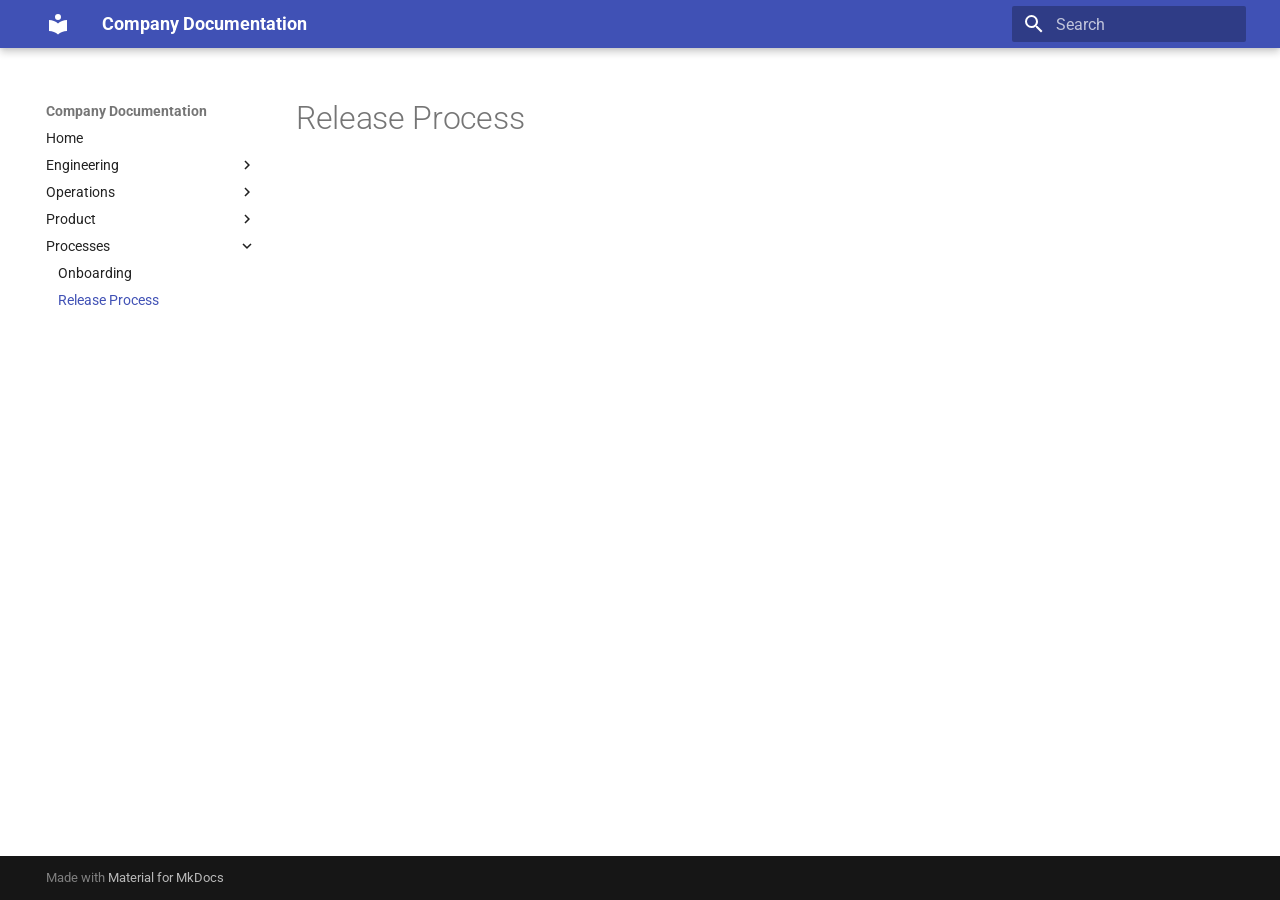
<file: site/processes/release-process/index.html>
<!doctype html>
<html lang="en" class="no-js">
  <head>
    
      <meta charset="utf-8">
      <meta name="viewport" content="width=device-width,initial-scale=1">
      
      
      
        <link rel="canonical" href="https://vs-src.github.io/company-docs/processes/release-process/">
      
      
        <link rel="prev" href="../onboarding/">
      
      
      
        
      
      
      <link rel="icon" href="../../assets/images/favicon.png">
      <meta name="generator" content="mkdocs-1.6.1, mkdocs-material-9.7.7">
    
    
      
        <title>Release Process - Company Documentation</title>
      
    
    
      <link rel="stylesheet" href="../../assets/stylesheets/main.ec1eaa64.min.css">
      
      


    
    
      
    
    
      
        
        
        <link rel="preconnect" href="https://fonts.gstatic.com" crossorigin>
        <link rel="stylesheet" href="https://fonts.googleapis.com/css?family=Roboto:300,300i,400,400i,700,700i%7CRoboto+Mono:400,400i,700,700i&display=fallback">
        <style>:root{--md-text-font:"Roboto";--md-code-font:"Roboto Mono"}</style>
      
    
    
    <script>__md_scope=new URL("../..",location),__md_hash=e=>[...e].reduce(((e,_)=>(e<<5)-e+_.charCodeAt(0)),0),__md_get=(e,_=localStorage,t=__md_scope)=>JSON.parse(_.getItem(t.pathname+"."+e)),__md_set=(e,_,t=localStorage,a=__md_scope)=>{try{t.setItem(a.pathname+"."+e,JSON.stringify(_))}catch(e){}}</script>
    
      

    
    
  </head>
  
  
    <body dir="ltr">
  
    
    <input class="md-toggle" data-md-toggle="drawer" type="checkbox" id="__drawer" autocomplete="off">
    <input class="md-toggle" data-md-toggle="search" type="checkbox" id="__search" autocomplete="off">
    <label class="md-overlay" for="__drawer"></label>
    <div data-md-component="skip">
      
    </div>
    <div data-md-component="announce">
      
    </div>
    
    
      

  

<header class="md-header md-header--shadow" data-md-component="header">
  <nav class="md-header__inner md-grid" aria-label="Header">
    <a href="../.." title="Company Documentation" class="md-header__button md-logo" aria-label="Company Documentation" data-md-component="logo">
      
  
  <svg xmlns="http://www.w3.org/2000/svg" viewBox="0 0 24 24"><path d="M12 8a3 3 0 0 0 3-3 3 3 0 0 0-3-3 3 3 0 0 0-3 3 3 3 0 0 0 3 3m0 3.54C9.64 9.35 6.5 8 3 8v11c3.5 0 6.64 1.35 9 3.54 2.36-2.19 5.5-3.54 9-3.54V8c-3.5 0-6.64 1.35-9 3.54"/></svg>

    </a>
    <label class="md-header__button md-icon" for="__drawer">
      
      <svg xmlns="http://www.w3.org/2000/svg" viewBox="0 0 24 24"><path d="M3 6h18v2H3zm0 5h18v2H3zm0 5h18v2H3z"/></svg>
    </label>
    <div class="md-header__title" data-md-component="header-title">
      <div class="md-header__ellipsis">
        <div class="md-header__topic">
          <span class="md-ellipsis">
            Company Documentation
          </span>
        </div>
        <div class="md-header__topic" data-md-component="header-topic">
          <span class="md-ellipsis">
            
              Release Process
            
          </span>
        </div>
      </div>
    </div>
    
    
      <script>var palette=__md_get("__palette");if(palette&&palette.color){if("(prefers-color-scheme)"===palette.color.media){var media=matchMedia("(prefers-color-scheme: light)"),input=document.querySelector(media.matches?"[data-md-color-media='(prefers-color-scheme: light)']":"[data-md-color-media='(prefers-color-scheme: dark)']");palette.color.media=input.getAttribute("data-md-color-media"),palette.color.scheme=input.getAttribute("data-md-color-scheme"),palette.color.primary=input.getAttribute("data-md-color-primary"),palette.color.accent=input.getAttribute("data-md-color-accent")}for(var[key,value]of Object.entries(palette.color))document.body.setAttribute("data-md-color-"+key,value)}</script>
    
    
    
      
      
        <label class="md-header__button md-icon" for="__search">
          
          <svg xmlns="http://www.w3.org/2000/svg" viewBox="0 0 24 24"><path d="M9.5 3A6.5 6.5 0 0 1 16 9.5c0 1.61-.59 3.09-1.56 4.23l.27.27h.79l5 5-1.5 1.5-5-5v-.79l-.27-.27A6.52 6.52 0 0 1 9.5 16 6.5 6.5 0 0 1 3 9.5 6.5 6.5 0 0 1 9.5 3m0 2C7 5 5 7 5 9.5S7 14 9.5 14 14 12 14 9.5 12 5 9.5 5"/></svg>
        </label>
        <div class="md-search" data-md-component="search" role="dialog">
  <label class="md-search__overlay" for="__search"></label>
  <div class="md-search__inner" role="search">
    <form class="md-search__form" name="search">
      <input type="text" class="md-search__input" name="query" aria-label="Search" placeholder="Search" autocapitalize="off" autocorrect="off" autocomplete="off" spellcheck="false" data-md-component="search-query" required>
      <label class="md-search__icon md-icon" for="__search">
        
        <svg xmlns="http://www.w3.org/2000/svg" viewBox="0 0 24 24"><path d="M9.5 3A6.5 6.5 0 0 1 16 9.5c0 1.61-.59 3.09-1.56 4.23l.27.27h.79l5 5-1.5 1.5-5-5v-.79l-.27-.27A6.52 6.52 0 0 1 9.5 16 6.5 6.5 0 0 1 3 9.5 6.5 6.5 0 0 1 9.5 3m0 2C7 5 5 7 5 9.5S7 14 9.5 14 14 12 14 9.5 12 5 9.5 5"/></svg>
        
        <svg xmlns="http://www.w3.org/2000/svg" viewBox="0 0 24 24"><path d="M20 11v2H8l5.5 5.5-1.42 1.42L4.16 12l7.92-7.92L13.5 5.5 8 11z"/></svg>
      </label>
      <nav class="md-search__options" aria-label="Search">
        
        <button type="reset" class="md-search__icon md-icon" title="Clear" aria-label="Clear" tabindex="-1">
          
          <svg xmlns="http://www.w3.org/2000/svg" viewBox="0 0 24 24"><path d="M19 6.41 17.59 5 12 10.59 6.41 5 5 6.41 10.59 12 5 17.59 6.41 19 12 13.41 17.59 19 19 17.59 13.41 12z"/></svg>
        </button>
      </nav>
      
    </form>
    <div class="md-search__output">
      <div class="md-search__scrollwrap" tabindex="0" data-md-scrollfix>
        <div class="md-search-result" data-md-component="search-result">
          <div class="md-search-result__meta">
            Initializing search
          </div>
          <ol class="md-search-result__list" role="presentation"></ol>
        </div>
      </div>
    </div>
  </div>
</div>
      
    
    
  </nav>
  
</header>
    
    <div class="md-container" data-md-component="container">
      
      
        
          
        
      
      <main class="md-main" data-md-component="main">
        <div class="md-main__inner md-grid">
          
            
              
              <div class="md-sidebar md-sidebar--primary" data-md-component="sidebar" data-md-type="navigation" >
                <div class="md-sidebar__scrollwrap">
                  <div class="md-sidebar__inner">
                    



<nav class="md-nav md-nav--primary" aria-label="Navigation" data-md-level="0">
  <label class="md-nav__title" for="__drawer">
    <a href="../.." title="Company Documentation" class="md-nav__button md-logo" aria-label="Company Documentation" data-md-component="logo">
      
  
  <svg xmlns="http://www.w3.org/2000/svg" viewBox="0 0 24 24"><path d="M12 8a3 3 0 0 0 3-3 3 3 0 0 0-3-3 3 3 0 0 0-3 3 3 3 0 0 0 3 3m0 3.54C9.64 9.35 6.5 8 3 8v11c3.5 0 6.64 1.35 9 3.54 2.36-2.19 5.5-3.54 9-3.54V8c-3.5 0-6.64 1.35-9 3.54"/></svg>

    </a>
    Company Documentation
  </label>
  
  <ul class="md-nav__list" data-md-scrollfix>
    
      
      
  
  
  
  
    <li class="md-nav__item">
      <a href="../.." class="md-nav__link">
        
  
  
  <span class="md-ellipsis">
    
  
    Home
  

    
  </span>
  
  

      </a>
    </li>
  

    
      
      
  
  
  
  
    
    
    
    
    
    <li class="md-nav__item md-nav__item--nested">
      
        
        
        <input class="md-nav__toggle md-toggle " type="checkbox" id="__nav_2" >
        
          
          <label class="md-nav__link" for="__nav_2" id="__nav_2_label" tabindex="0">
            
  
  
  <span class="md-ellipsis">
    
  
    Engineering
  

    
  </span>
  
  

            <span class="md-nav__icon md-icon"></span>
          </label>
        
        <nav class="md-nav" data-md-level="1" aria-labelledby="__nav_2_label" aria-expanded="false">
          <label class="md-nav__title" for="__nav_2">
            <span class="md-nav__icon md-icon"></span>
            
  
    Engineering
  

          </label>
          <ul class="md-nav__list" data-md-scrollfix>
            
              
                
  
  
  
  
    <li class="md-nav__item">
      <a href="../../engineering/architecture/" class="md-nav__link">
        
  
  
  <span class="md-ellipsis">
    
  
    Architecture
  

    
  </span>
  
  

      </a>
    </li>
  

              
            
              
                
  
  
  
  
    <li class="md-nav__item">
      <a href="../../engineering/development/" class="md-nav__link">
        
  
  
  <span class="md-ellipsis">
    
  
    Development
  

    
  </span>
  
  

      </a>
    </li>
  

              
            
              
                
  
  
  
  
    <li class="md-nav__item">
      <a href="../../engineering/deployment/" class="md-nav__link">
        
  
  
  <span class="md-ellipsis">
    
  
    Deployment
  

    
  </span>
  
  

      </a>
    </li>
  

              
            
          </ul>
        </nav>
      
    </li>
  

    
      
      
  
  
  
  
    
    
    
    
    
    <li class="md-nav__item md-nav__item--nested">
      
        
        
        <input class="md-nav__toggle md-toggle " type="checkbox" id="__nav_3" >
        
          
          <label class="md-nav__link" for="__nav_3" id="__nav_3_label" tabindex="0">
            
  
  
  <span class="md-ellipsis">
    
  
    Operations
  

    
  </span>
  
  

            <span class="md-nav__icon md-icon"></span>
          </label>
        
        <nav class="md-nav" data-md-level="1" aria-labelledby="__nav_3_label" aria-expanded="false">
          <label class="md-nav__title" for="__nav_3">
            <span class="md-nav__icon md-icon"></span>
            
  
    Operations
  

          </label>
          <ul class="md-nav__list" data-md-scrollfix>
            
              
                
  
  
  
  
    <li class="md-nav__item">
      <a href="../../operations/incident-response/" class="md-nav__link">
        
  
  
  <span class="md-ellipsis">
    
  
    Incident Response
  

    
  </span>
  
  

      </a>
    </li>
  

              
            
              
                
  
  
  
  
    <li class="md-nav__item">
      <a href="../../operations/monitoring/" class="md-nav__link">
        
  
  
  <span class="md-ellipsis">
    
  
    Monitoring
  

    
  </span>
  
  

      </a>
    </li>
  

              
            
          </ul>
        </nav>
      
    </li>
  

    
      
      
  
  
  
  
    
    
    
    
    
    <li class="md-nav__item md-nav__item--nested">
      
        
        
        <input class="md-nav__toggle md-toggle " type="checkbox" id="__nav_4" >
        
          
          <label class="md-nav__link" for="__nav_4" id="__nav_4_label" tabindex="0">
            
  
  
  <span class="md-ellipsis">
    
  
    Product
  

    
  </span>
  
  

            <span class="md-nav__icon md-icon"></span>
          </label>
        
        <nav class="md-nav" data-md-level="1" aria-labelledby="__nav_4_label" aria-expanded="false">
          <label class="md-nav__title" for="__nav_4">
            <span class="md-nav__icon md-icon"></span>
            
  
    Product
  

          </label>
          <ul class="md-nav__list" data-md-scrollfix>
            
              
                
  
  
  
  
    <li class="md-nav__item">
      <a href="../../product/overview/" class="md-nav__link">
        
  
  
  <span class="md-ellipsis">
    
  
    Overview
  

    
  </span>
  
  

      </a>
    </li>
  

              
            
              
                
  
  
  
  
    <li class="md-nav__item">
      <a href="../../product/requirements/" class="md-nav__link">
        
  
  
  <span class="md-ellipsis">
    
  
    Requirements
  

    
  </span>
  
  

      </a>
    </li>
  

              
            
          </ul>
        </nav>
      
    </li>
  

    
      
      
  
  
    
  
  
  
    
    
    
    
    
    <li class="md-nav__item md-nav__item--active md-nav__item--nested">
      
        
        
        <input class="md-nav__toggle md-toggle " type="checkbox" id="__nav_5" checked>
        
          
          <label class="md-nav__link" for="__nav_5" id="__nav_5_label" tabindex="0">
            
  
  
  <span class="md-ellipsis">
    
  
    Processes
  

    
  </span>
  
  

            <span class="md-nav__icon md-icon"></span>
          </label>
        
        <nav class="md-nav" data-md-level="1" aria-labelledby="__nav_5_label" aria-expanded="true">
          <label class="md-nav__title" for="__nav_5">
            <span class="md-nav__icon md-icon"></span>
            
  
    Processes
  

          </label>
          <ul class="md-nav__list" data-md-scrollfix>
            
              
                
  
  
  
  
    <li class="md-nav__item">
      <a href="../onboarding/" class="md-nav__link">
        
  
  
  <span class="md-ellipsis">
    
  
    Onboarding
  

    
  </span>
  
  

      </a>
    </li>
  

              
            
              
                
  
  
    
  
  
  
    <li class="md-nav__item md-nav__item--active">
      
      <input class="md-nav__toggle md-toggle" type="checkbox" id="__toc">
      
      
      
      <a href="./" class="md-nav__link md-nav__link--active">
        
  
  
  <span class="md-ellipsis">
    
  
    Release Process
  

    
  </span>
  
  

      </a>
      
    </li>
  

              
            
          </ul>
        </nav>
      
    </li>
  

    
  </ul>
</nav>
                  </div>
                </div>
              </div>
            
            
              
              <div class="md-sidebar md-sidebar--secondary" data-md-component="sidebar" data-md-type="toc" >
                <div class="md-sidebar__scrollwrap">
                  <div class="md-sidebar__inner">
                    

<nav class="md-nav md-nav--secondary" aria-label="Table of contents">
  
  
  
  
</nav>
                  </div>
                </div>
              </div>
            
          
          
            <div class="md-content" data-md-component="content">
              
              <article class="md-content__inner md-typeset">
                
                  



  <h1>Release Process</h1>














                
              </article>
            </div>
          
          
<script>var target=document.getElementById(location.hash.slice(1));target&&target.name&&(target.checked=target.name.startsWith("__tabbed_"))</script>
        </div>
        
      </main>
      
        <footer class="md-footer">
  
  <div class="md-footer-meta md-typeset">
    <div class="md-footer-meta__inner md-grid">
      <div class="md-copyright">
  
  
    Made with
    <a href="https://squidfunk.github.io/mkdocs-material/" target="_blank" rel="noopener">
      Material for MkDocs
    </a>
  
</div>
      
    </div>
  </div>
</footer>
      
    </div>
    <div class="md-dialog" data-md-component="dialog">
      <div class="md-dialog__inner md-typeset"></div>
    </div>
    
    
    
      
      
      <script id="__config" type="application/json">{"annotate": null, "base": "../..", "features": [], "search": "../../assets/javascripts/workers/search.2c215733.min.js", "tags": null, "translations": {"clipboard.copied": "Copied to clipboard", "clipboard.copy": "Copy to clipboard", "search.result.more.one": "1 more on this page", "search.result.more.other": "# more on this page", "search.result.none": "No matching documents", "search.result.one": "1 matching document", "search.result.other": "# matching documents", "search.result.placeholder": "Type to start searching", "search.result.term.missing": "Missing", "select.version": "Select version"}, "version": null}</script>
    
    
      <script src="../../assets/javascripts/bundle.d7400e89.min.js"></script>
      
    
  </body>
</html>
</file>
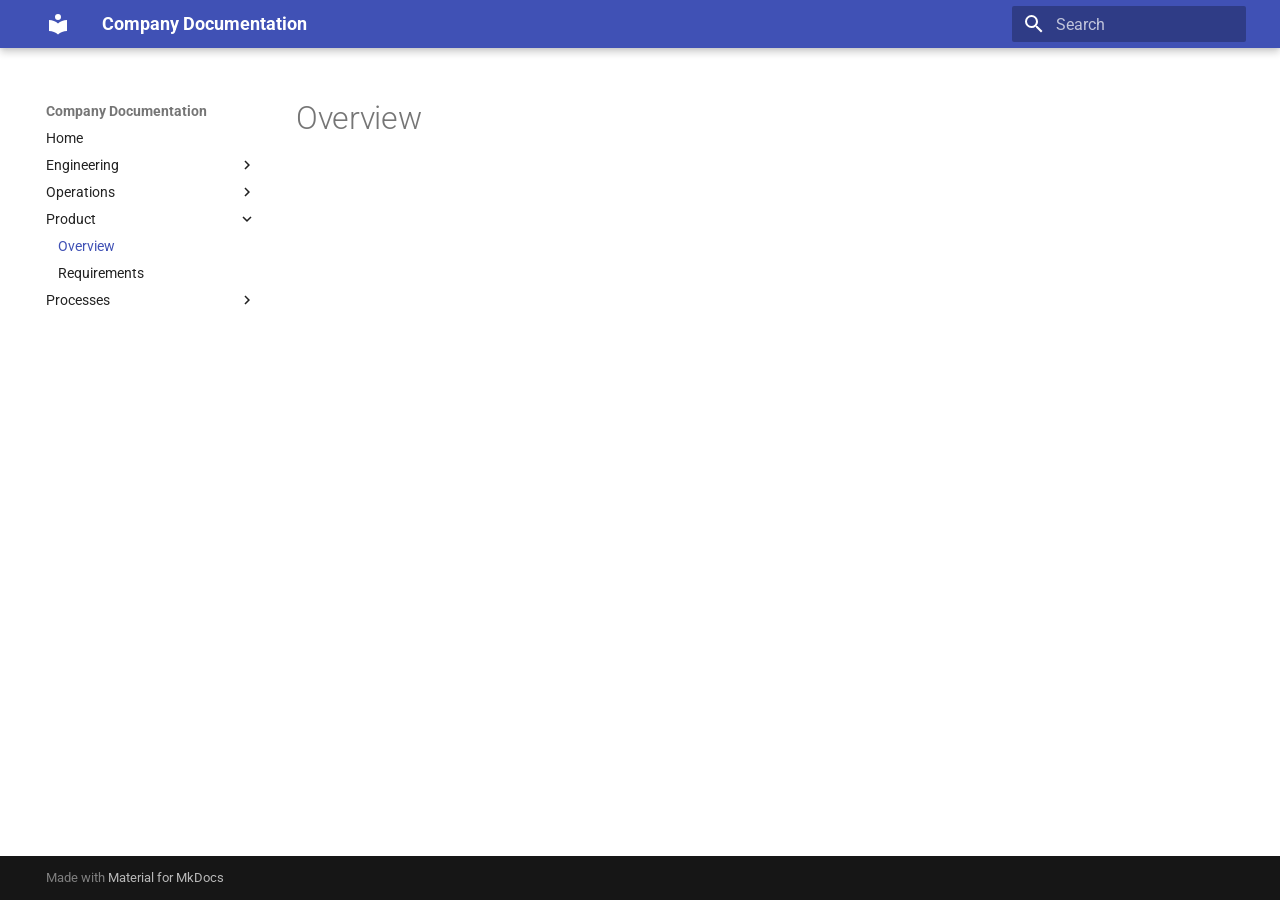
<file: site/product/overview/index.html>
<!doctype html>
<html lang="en" class="no-js">
  <head>
    
      <meta charset="utf-8">
      <meta name="viewport" content="width=device-width,initial-scale=1">
      
      
      
        <link rel="canonical" href="https://vs-src.github.io/company-docs/product/overview/">
      
      
        <link rel="prev" href="../../operations/monitoring/">
      
      
        <link rel="next" href="../requirements/">
      
      
        
      
      
      <link rel="icon" href="../../assets/images/favicon.png">
      <meta name="generator" content="mkdocs-1.6.1, mkdocs-material-9.7.7">
    
    
      
        <title>Overview - Company Documentation</title>
      
    
    
      <link rel="stylesheet" href="../../assets/stylesheets/main.ec1eaa64.min.css">
      
      


    
    
      
    
    
      
        
        
        <link rel="preconnect" href="https://fonts.gstatic.com" crossorigin>
        <link rel="stylesheet" href="https://fonts.googleapis.com/css?family=Roboto:300,300i,400,400i,700,700i%7CRoboto+Mono:400,400i,700,700i&display=fallback">
        <style>:root{--md-text-font:"Roboto";--md-code-font:"Roboto Mono"}</style>
      
    
    
    <script>__md_scope=new URL("../..",location),__md_hash=e=>[...e].reduce(((e,_)=>(e<<5)-e+_.charCodeAt(0)),0),__md_get=(e,_=localStorage,t=__md_scope)=>JSON.parse(_.getItem(t.pathname+"."+e)),__md_set=(e,_,t=localStorage,a=__md_scope)=>{try{t.setItem(a.pathname+"."+e,JSON.stringify(_))}catch(e){}}</script>
    
      

    
    
  </head>
  
  
    <body dir="ltr">
  
    
    <input class="md-toggle" data-md-toggle="drawer" type="checkbox" id="__drawer" autocomplete="off">
    <input class="md-toggle" data-md-toggle="search" type="checkbox" id="__search" autocomplete="off">
    <label class="md-overlay" for="__drawer"></label>
    <div data-md-component="skip">
      
    </div>
    <div data-md-component="announce">
      
    </div>
    
    
      

  

<header class="md-header md-header--shadow" data-md-component="header">
  <nav class="md-header__inner md-grid" aria-label="Header">
    <a href="../.." title="Company Documentation" class="md-header__button md-logo" aria-label="Company Documentation" data-md-component="logo">
      
  
  <svg xmlns="http://www.w3.org/2000/svg" viewBox="0 0 24 24"><path d="M12 8a3 3 0 0 0 3-3 3 3 0 0 0-3-3 3 3 0 0 0-3 3 3 3 0 0 0 3 3m0 3.54C9.64 9.35 6.5 8 3 8v11c3.5 0 6.64 1.35 9 3.54 2.36-2.19 5.5-3.54 9-3.54V8c-3.5 0-6.64 1.35-9 3.54"/></svg>

    </a>
    <label class="md-header__button md-icon" for="__drawer">
      
      <svg xmlns="http://www.w3.org/2000/svg" viewBox="0 0 24 24"><path d="M3 6h18v2H3zm0 5h18v2H3zm0 5h18v2H3z"/></svg>
    </label>
    <div class="md-header__title" data-md-component="header-title">
      <div class="md-header__ellipsis">
        <div class="md-header__topic">
          <span class="md-ellipsis">
            Company Documentation
          </span>
        </div>
        <div class="md-header__topic" data-md-component="header-topic">
          <span class="md-ellipsis">
            
              Overview
            
          </span>
        </div>
      </div>
    </div>
    
    
      <script>var palette=__md_get("__palette");if(palette&&palette.color){if("(prefers-color-scheme)"===palette.color.media){var media=matchMedia("(prefers-color-scheme: light)"),input=document.querySelector(media.matches?"[data-md-color-media='(prefers-color-scheme: light)']":"[data-md-color-media='(prefers-color-scheme: dark)']");palette.color.media=input.getAttribute("data-md-color-media"),palette.color.scheme=input.getAttribute("data-md-color-scheme"),palette.color.primary=input.getAttribute("data-md-color-primary"),palette.color.accent=input.getAttribute("data-md-color-accent")}for(var[key,value]of Object.entries(palette.color))document.body.setAttribute("data-md-color-"+key,value)}</script>
    
    
    
      
      
        <label class="md-header__button md-icon" for="__search">
          
          <svg xmlns="http://www.w3.org/2000/svg" viewBox="0 0 24 24"><path d="M9.5 3A6.5 6.5 0 0 1 16 9.5c0 1.61-.59 3.09-1.56 4.23l.27.27h.79l5 5-1.5 1.5-5-5v-.79l-.27-.27A6.52 6.52 0 0 1 9.5 16 6.5 6.5 0 0 1 3 9.5 6.5 6.5 0 0 1 9.5 3m0 2C7 5 5 7 5 9.5S7 14 9.5 14 14 12 14 9.5 12 5 9.5 5"/></svg>
        </label>
        <div class="md-search" data-md-component="search" role="dialog">
  <label class="md-search__overlay" for="__search"></label>
  <div class="md-search__inner" role="search">
    <form class="md-search__form" name="search">
      <input type="text" class="md-search__input" name="query" aria-label="Search" placeholder="Search" autocapitalize="off" autocorrect="off" autocomplete="off" spellcheck="false" data-md-component="search-query" required>
      <label class="md-search__icon md-icon" for="__search">
        
        <svg xmlns="http://www.w3.org/2000/svg" viewBox="0 0 24 24"><path d="M9.5 3A6.5 6.5 0 0 1 16 9.5c0 1.61-.59 3.09-1.56 4.23l.27.27h.79l5 5-1.5 1.5-5-5v-.79l-.27-.27A6.52 6.52 0 0 1 9.5 16 6.5 6.5 0 0 1 3 9.5 6.5 6.5 0 0 1 9.5 3m0 2C7 5 5 7 5 9.5S7 14 9.5 14 14 12 14 9.5 12 5 9.5 5"/></svg>
        
        <svg xmlns="http://www.w3.org/2000/svg" viewBox="0 0 24 24"><path d="M20 11v2H8l5.5 5.5-1.42 1.42L4.16 12l7.92-7.92L13.5 5.5 8 11z"/></svg>
      </label>
      <nav class="md-search__options" aria-label="Search">
        
        <button type="reset" class="md-search__icon md-icon" title="Clear" aria-label="Clear" tabindex="-1">
          
          <svg xmlns="http://www.w3.org/2000/svg" viewBox="0 0 24 24"><path d="M19 6.41 17.59 5 12 10.59 6.41 5 5 6.41 10.59 12 5 17.59 6.41 19 12 13.41 17.59 19 19 17.59 13.41 12z"/></svg>
        </button>
      </nav>
      
    </form>
    <div class="md-search__output">
      <div class="md-search__scrollwrap" tabindex="0" data-md-scrollfix>
        <div class="md-search-result" data-md-component="search-result">
          <div class="md-search-result__meta">
            Initializing search
          </div>
          <ol class="md-search-result__list" role="presentation"></ol>
        </div>
      </div>
    </div>
  </div>
</div>
      
    
    
  </nav>
  
</header>
    
    <div class="md-container" data-md-component="container">
      
      
        
          
        
      
      <main class="md-main" data-md-component="main">
        <div class="md-main__inner md-grid">
          
            
              
              <div class="md-sidebar md-sidebar--primary" data-md-component="sidebar" data-md-type="navigation" >
                <div class="md-sidebar__scrollwrap">
                  <div class="md-sidebar__inner">
                    



<nav class="md-nav md-nav--primary" aria-label="Navigation" data-md-level="0">
  <label class="md-nav__title" for="__drawer">
    <a href="../.." title="Company Documentation" class="md-nav__button md-logo" aria-label="Company Documentation" data-md-component="logo">
      
  
  <svg xmlns="http://www.w3.org/2000/svg" viewBox="0 0 24 24"><path d="M12 8a3 3 0 0 0 3-3 3 3 0 0 0-3-3 3 3 0 0 0-3 3 3 3 0 0 0 3 3m0 3.54C9.64 9.35 6.5 8 3 8v11c3.5 0 6.64 1.35 9 3.54 2.36-2.19 5.5-3.54 9-3.54V8c-3.5 0-6.64 1.35-9 3.54"/></svg>

    </a>
    Company Documentation
  </label>
  
  <ul class="md-nav__list" data-md-scrollfix>
    
      
      
  
  
  
  
    <li class="md-nav__item">
      <a href="../.." class="md-nav__link">
        
  
  
  <span class="md-ellipsis">
    
  
    Home
  

    
  </span>
  
  

      </a>
    </li>
  

    
      
      
  
  
  
  
    
    
    
    
    
    <li class="md-nav__item md-nav__item--nested">
      
        
        
        <input class="md-nav__toggle md-toggle " type="checkbox" id="__nav_2" >
        
          
          <label class="md-nav__link" for="__nav_2" id="__nav_2_label" tabindex="0">
            
  
  
  <span class="md-ellipsis">
    
  
    Engineering
  

    
  </span>
  
  

            <span class="md-nav__icon md-icon"></span>
          </label>
        
        <nav class="md-nav" data-md-level="1" aria-labelledby="__nav_2_label" aria-expanded="false">
          <label class="md-nav__title" for="__nav_2">
            <span class="md-nav__icon md-icon"></span>
            
  
    Engineering
  

          </label>
          <ul class="md-nav__list" data-md-scrollfix>
            
              
                
  
  
  
  
    <li class="md-nav__item">
      <a href="../../engineering/architecture/" class="md-nav__link">
        
  
  
  <span class="md-ellipsis">
    
  
    Architecture
  

    
  </span>
  
  

      </a>
    </li>
  

              
            
              
                
  
  
  
  
    <li class="md-nav__item">
      <a href="../../engineering/development/" class="md-nav__link">
        
  
  
  <span class="md-ellipsis">
    
  
    Development
  

    
  </span>
  
  

      </a>
    </li>
  

              
            
              
                
  
  
  
  
    <li class="md-nav__item">
      <a href="../../engineering/deployment/" class="md-nav__link">
        
  
  
  <span class="md-ellipsis">
    
  
    Deployment
  

    
  </span>
  
  

      </a>
    </li>
  

              
            
          </ul>
        </nav>
      
    </li>
  

    
      
      
  
  
  
  
    
    
    
    
    
    <li class="md-nav__item md-nav__item--nested">
      
        
        
        <input class="md-nav__toggle md-toggle " type="checkbox" id="__nav_3" >
        
          
          <label class="md-nav__link" for="__nav_3" id="__nav_3_label" tabindex="0">
            
  
  
  <span class="md-ellipsis">
    
  
    Operations
  

    
  </span>
  
  

            <span class="md-nav__icon md-icon"></span>
          </label>
        
        <nav class="md-nav" data-md-level="1" aria-labelledby="__nav_3_label" aria-expanded="false">
          <label class="md-nav__title" for="__nav_3">
            <span class="md-nav__icon md-icon"></span>
            
  
    Operations
  

          </label>
          <ul class="md-nav__list" data-md-scrollfix>
            
              
                
  
  
  
  
    <li class="md-nav__item">
      <a href="../../operations/incident-response/" class="md-nav__link">
        
  
  
  <span class="md-ellipsis">
    
  
    Incident Response
  

    
  </span>
  
  

      </a>
    </li>
  

              
            
              
                
  
  
  
  
    <li class="md-nav__item">
      <a href="../../operations/monitoring/" class="md-nav__link">
        
  
  
  <span class="md-ellipsis">
    
  
    Monitoring
  

    
  </span>
  
  

      </a>
    </li>
  

              
            
          </ul>
        </nav>
      
    </li>
  

    
      
      
  
  
    
  
  
  
    
    
    
    
    
    <li class="md-nav__item md-nav__item--active md-nav__item--nested">
      
        
        
        <input class="md-nav__toggle md-toggle " type="checkbox" id="__nav_4" checked>
        
          
          <label class="md-nav__link" for="__nav_4" id="__nav_4_label" tabindex="0">
            
  
  
  <span class="md-ellipsis">
    
  
    Product
  

    
  </span>
  
  

            <span class="md-nav__icon md-icon"></span>
          </label>
        
        <nav class="md-nav" data-md-level="1" aria-labelledby="__nav_4_label" aria-expanded="true">
          <label class="md-nav__title" for="__nav_4">
            <span class="md-nav__icon md-icon"></span>
            
  
    Product
  

          </label>
          <ul class="md-nav__list" data-md-scrollfix>
            
              
                
  
  
    
  
  
  
    <li class="md-nav__item md-nav__item--active">
      
      <input class="md-nav__toggle md-toggle" type="checkbox" id="__toc">
      
      
      
      <a href="./" class="md-nav__link md-nav__link--active">
        
  
  
  <span class="md-ellipsis">
    
  
    Overview
  

    
  </span>
  
  

      </a>
      
    </li>
  

              
            
              
                
  
  
  
  
    <li class="md-nav__item">
      <a href="../requirements/" class="md-nav__link">
        
  
  
  <span class="md-ellipsis">
    
  
    Requirements
  

    
  </span>
  
  

      </a>
    </li>
  

              
            
          </ul>
        </nav>
      
    </li>
  

    
      
      
  
  
  
  
    
    
    
    
    
    <li class="md-nav__item md-nav__item--nested">
      
        
        
        <input class="md-nav__toggle md-toggle " type="checkbox" id="__nav_5" >
        
          
          <label class="md-nav__link" for="__nav_5" id="__nav_5_label" tabindex="0">
            
  
  
  <span class="md-ellipsis">
    
  
    Processes
  

    
  </span>
  
  

            <span class="md-nav__icon md-icon"></span>
          </label>
        
        <nav class="md-nav" data-md-level="1" aria-labelledby="__nav_5_label" aria-expanded="false">
          <label class="md-nav__title" for="__nav_5">
            <span class="md-nav__icon md-icon"></span>
            
  
    Processes
  

          </label>
          <ul class="md-nav__list" data-md-scrollfix>
            
              
                
  
  
  
  
    <li class="md-nav__item">
      <a href="../../processes/onboarding/" class="md-nav__link">
        
  
  
  <span class="md-ellipsis">
    
  
    Onboarding
  

    
  </span>
  
  

      </a>
    </li>
  

              
            
              
                
  
  
  
  
    <li class="md-nav__item">
      <a href="../../processes/release-process/" class="md-nav__link">
        
  
  
  <span class="md-ellipsis">
    
  
    Release Process
  

    
  </span>
  
  

      </a>
    </li>
  

              
            
          </ul>
        </nav>
      
    </li>
  

    
  </ul>
</nav>
                  </div>
                </div>
              </div>
            
            
              
              <div class="md-sidebar md-sidebar--secondary" data-md-component="sidebar" data-md-type="toc" >
                <div class="md-sidebar__scrollwrap">
                  <div class="md-sidebar__inner">
                    

<nav class="md-nav md-nav--secondary" aria-label="Table of contents">
  
  
  
  
</nav>
                  </div>
                </div>
              </div>
            
          
          
            <div class="md-content" data-md-component="content">
              
              <article class="md-content__inner md-typeset">
                
                  



  <h1>Overview</h1>














                
              </article>
            </div>
          
          
<script>var target=document.getElementById(location.hash.slice(1));target&&target.name&&(target.checked=target.name.startsWith("__tabbed_"))</script>
        </div>
        
      </main>
      
        <footer class="md-footer">
  
  <div class="md-footer-meta md-typeset">
    <div class="md-footer-meta__inner md-grid">
      <div class="md-copyright">
  
  
    Made with
    <a href="https://squidfunk.github.io/mkdocs-material/" target="_blank" rel="noopener">
      Material for MkDocs
    </a>
  
</div>
      
    </div>
  </div>
</footer>
      
    </div>
    <div class="md-dialog" data-md-component="dialog">
      <div class="md-dialog__inner md-typeset"></div>
    </div>
    
    
    
      
      
      <script id="__config" type="application/json">{"annotate": null, "base": "../..", "features": [], "search": "../../assets/javascripts/workers/search.2c215733.min.js", "tags": null, "translations": {"clipboard.copied": "Copied to clipboard", "clipboard.copy": "Copy to clipboard", "search.result.more.one": "1 more on this page", "search.result.more.other": "# more on this page", "search.result.none": "No matching documents", "search.result.one": "1 matching document", "search.result.other": "# matching documents", "search.result.placeholder": "Type to start searching", "search.result.term.missing": "Missing", "select.version": "Select version"}, "version": null}</script>
    
    
      <script src="../../assets/javascripts/bundle.d7400e89.min.js"></script>
      
    
  </body>
</html>
</file>
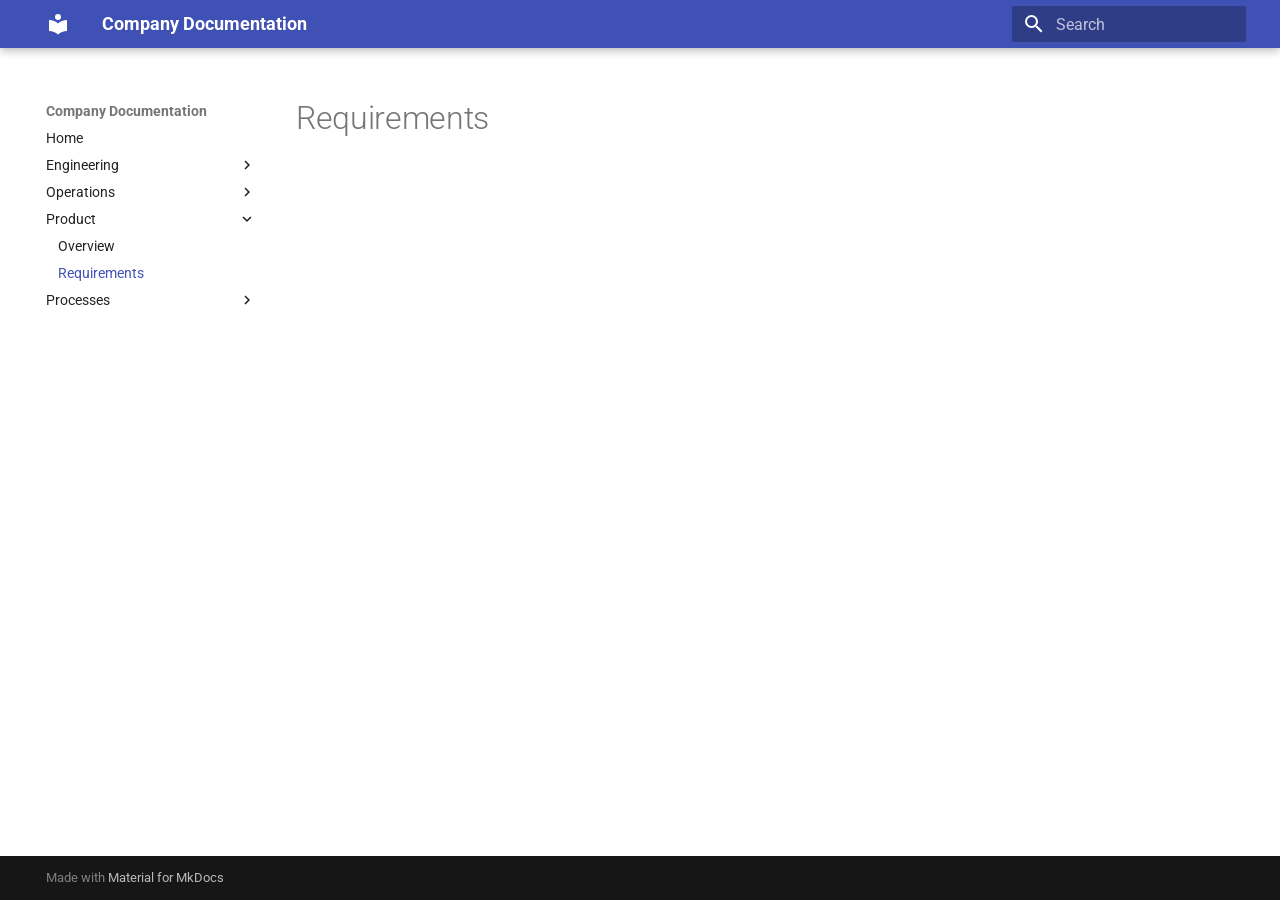
<file: site/product/requirements/index.html>
<!doctype html>
<html lang="en" class="no-js">
  <head>
    
      <meta charset="utf-8">
      <meta name="viewport" content="width=device-width,initial-scale=1">
      
      
      
        <link rel="canonical" href="https://vs-src.github.io/company-docs/product/requirements/">
      
      
        <link rel="prev" href="../overview/">
      
      
        <link rel="next" href="../../processes/onboarding/">
      
      
        
      
      
      <link rel="icon" href="../../assets/images/favicon.png">
      <meta name="generator" content="mkdocs-1.6.1, mkdocs-material-9.7.7">
    
    
      
        <title>Requirements - Company Documentation</title>
      
    
    
      <link rel="stylesheet" href="../../assets/stylesheets/main.ec1eaa64.min.css">
      
      


    
    
      
    
    
      
        
        
        <link rel="preconnect" href="https://fonts.gstatic.com" crossorigin>
        <link rel="stylesheet" href="https://fonts.googleapis.com/css?family=Roboto:300,300i,400,400i,700,700i%7CRoboto+Mono:400,400i,700,700i&display=fallback">
        <style>:root{--md-text-font:"Roboto";--md-code-font:"Roboto Mono"}</style>
      
    
    
    <script>__md_scope=new URL("../..",location),__md_hash=e=>[...e].reduce(((e,_)=>(e<<5)-e+_.charCodeAt(0)),0),__md_get=(e,_=localStorage,t=__md_scope)=>JSON.parse(_.getItem(t.pathname+"."+e)),__md_set=(e,_,t=localStorage,a=__md_scope)=>{try{t.setItem(a.pathname+"."+e,JSON.stringify(_))}catch(e){}}</script>
    
      

    
    
  </head>
  
  
    <body dir="ltr">
  
    
    <input class="md-toggle" data-md-toggle="drawer" type="checkbox" id="__drawer" autocomplete="off">
    <input class="md-toggle" data-md-toggle="search" type="checkbox" id="__search" autocomplete="off">
    <label class="md-overlay" for="__drawer"></label>
    <div data-md-component="skip">
      
    </div>
    <div data-md-component="announce">
      
    </div>
    
    
      

  

<header class="md-header md-header--shadow" data-md-component="header">
  <nav class="md-header__inner md-grid" aria-label="Header">
    <a href="../.." title="Company Documentation" class="md-header__button md-logo" aria-label="Company Documentation" data-md-component="logo">
      
  
  <svg xmlns="http://www.w3.org/2000/svg" viewBox="0 0 24 24"><path d="M12 8a3 3 0 0 0 3-3 3 3 0 0 0-3-3 3 3 0 0 0-3 3 3 3 0 0 0 3 3m0 3.54C9.64 9.35 6.5 8 3 8v11c3.5 0 6.64 1.35 9 3.54 2.36-2.19 5.5-3.54 9-3.54V8c-3.5 0-6.64 1.35-9 3.54"/></svg>

    </a>
    <label class="md-header__button md-icon" for="__drawer">
      
      <svg xmlns="http://www.w3.org/2000/svg" viewBox="0 0 24 24"><path d="M3 6h18v2H3zm0 5h18v2H3zm0 5h18v2H3z"/></svg>
    </label>
    <div class="md-header__title" data-md-component="header-title">
      <div class="md-header__ellipsis">
        <div class="md-header__topic">
          <span class="md-ellipsis">
            Company Documentation
          </span>
        </div>
        <div class="md-header__topic" data-md-component="header-topic">
          <span class="md-ellipsis">
            
              Requirements
            
          </span>
        </div>
      </div>
    </div>
    
    
      <script>var palette=__md_get("__palette");if(palette&&palette.color){if("(prefers-color-scheme)"===palette.color.media){var media=matchMedia("(prefers-color-scheme: light)"),input=document.querySelector(media.matches?"[data-md-color-media='(prefers-color-scheme: light)']":"[data-md-color-media='(prefers-color-scheme: dark)']");palette.color.media=input.getAttribute("data-md-color-media"),palette.color.scheme=input.getAttribute("data-md-color-scheme"),palette.color.primary=input.getAttribute("data-md-color-primary"),palette.color.accent=input.getAttribute("data-md-color-accent")}for(var[key,value]of Object.entries(palette.color))document.body.setAttribute("data-md-color-"+key,value)}</script>
    
    
    
      
      
        <label class="md-header__button md-icon" for="__search">
          
          <svg xmlns="http://www.w3.org/2000/svg" viewBox="0 0 24 24"><path d="M9.5 3A6.5 6.5 0 0 1 16 9.5c0 1.61-.59 3.09-1.56 4.23l.27.27h.79l5 5-1.5 1.5-5-5v-.79l-.27-.27A6.52 6.52 0 0 1 9.5 16 6.5 6.5 0 0 1 3 9.5 6.5 6.5 0 0 1 9.5 3m0 2C7 5 5 7 5 9.5S7 14 9.5 14 14 12 14 9.5 12 5 9.5 5"/></svg>
        </label>
        <div class="md-search" data-md-component="search" role="dialog">
  <label class="md-search__overlay" for="__search"></label>
  <div class="md-search__inner" role="search">
    <form class="md-search__form" name="search">
      <input type="text" class="md-search__input" name="query" aria-label="Search" placeholder="Search" autocapitalize="off" autocorrect="off" autocomplete="off" spellcheck="false" data-md-component="search-query" required>
      <label class="md-search__icon md-icon" for="__search">
        
        <svg xmlns="http://www.w3.org/2000/svg" viewBox="0 0 24 24"><path d="M9.5 3A6.5 6.5 0 0 1 16 9.5c0 1.61-.59 3.09-1.56 4.23l.27.27h.79l5 5-1.5 1.5-5-5v-.79l-.27-.27A6.52 6.52 0 0 1 9.5 16 6.5 6.5 0 0 1 3 9.5 6.5 6.5 0 0 1 9.5 3m0 2C7 5 5 7 5 9.5S7 14 9.5 14 14 12 14 9.5 12 5 9.5 5"/></svg>
        
        <svg xmlns="http://www.w3.org/2000/svg" viewBox="0 0 24 24"><path d="M20 11v2H8l5.5 5.5-1.42 1.42L4.16 12l7.92-7.92L13.5 5.5 8 11z"/></svg>
      </label>
      <nav class="md-search__options" aria-label="Search">
        
        <button type="reset" class="md-search__icon md-icon" title="Clear" aria-label="Clear" tabindex="-1">
          
          <svg xmlns="http://www.w3.org/2000/svg" viewBox="0 0 24 24"><path d="M19 6.41 17.59 5 12 10.59 6.41 5 5 6.41 10.59 12 5 17.59 6.41 19 12 13.41 17.59 19 19 17.59 13.41 12z"/></svg>
        </button>
      </nav>
      
    </form>
    <div class="md-search__output">
      <div class="md-search__scrollwrap" tabindex="0" data-md-scrollfix>
        <div class="md-search-result" data-md-component="search-result">
          <div class="md-search-result__meta">
            Initializing search
          </div>
          <ol class="md-search-result__list" role="presentation"></ol>
        </div>
      </div>
    </div>
  </div>
</div>
      
    
    
  </nav>
  
</header>
    
    <div class="md-container" data-md-component="container">
      
      
        
          
        
      
      <main class="md-main" data-md-component="main">
        <div class="md-main__inner md-grid">
          
            
              
              <div class="md-sidebar md-sidebar--primary" data-md-component="sidebar" data-md-type="navigation" >
                <div class="md-sidebar__scrollwrap">
                  <div class="md-sidebar__inner">
                    



<nav class="md-nav md-nav--primary" aria-label="Navigation" data-md-level="0">
  <label class="md-nav__title" for="__drawer">
    <a href="../.." title="Company Documentation" class="md-nav__button md-logo" aria-label="Company Documentation" data-md-component="logo">
      
  
  <svg xmlns="http://www.w3.org/2000/svg" viewBox="0 0 24 24"><path d="M12 8a3 3 0 0 0 3-3 3 3 0 0 0-3-3 3 3 0 0 0-3 3 3 3 0 0 0 3 3m0 3.54C9.64 9.35 6.5 8 3 8v11c3.5 0 6.64 1.35 9 3.54 2.36-2.19 5.5-3.54 9-3.54V8c-3.5 0-6.64 1.35-9 3.54"/></svg>

    </a>
    Company Documentation
  </label>
  
  <ul class="md-nav__list" data-md-scrollfix>
    
      
      
  
  
  
  
    <li class="md-nav__item">
      <a href="../.." class="md-nav__link">
        
  
  
  <span class="md-ellipsis">
    
  
    Home
  

    
  </span>
  
  

      </a>
    </li>
  

    
      
      
  
  
  
  
    
    
    
    
    
    <li class="md-nav__item md-nav__item--nested">
      
        
        
        <input class="md-nav__toggle md-toggle " type="checkbox" id="__nav_2" >
        
          
          <label class="md-nav__link" for="__nav_2" id="__nav_2_label" tabindex="0">
            
  
  
  <span class="md-ellipsis">
    
  
    Engineering
  

    
  </span>
  
  

            <span class="md-nav__icon md-icon"></span>
          </label>
        
        <nav class="md-nav" data-md-level="1" aria-labelledby="__nav_2_label" aria-expanded="false">
          <label class="md-nav__title" for="__nav_2">
            <span class="md-nav__icon md-icon"></span>
            
  
    Engineering
  

          </label>
          <ul class="md-nav__list" data-md-scrollfix>
            
              
                
  
  
  
  
    <li class="md-nav__item">
      <a href="../../engineering/architecture/" class="md-nav__link">
        
  
  
  <span class="md-ellipsis">
    
  
    Architecture
  

    
  </span>
  
  

      </a>
    </li>
  

              
            
              
                
  
  
  
  
    <li class="md-nav__item">
      <a href="../../engineering/development/" class="md-nav__link">
        
  
  
  <span class="md-ellipsis">
    
  
    Development
  

    
  </span>
  
  

      </a>
    </li>
  

              
            
              
                
  
  
  
  
    <li class="md-nav__item">
      <a href="../../engineering/deployment/" class="md-nav__link">
        
  
  
  <span class="md-ellipsis">
    
  
    Deployment
  

    
  </span>
  
  

      </a>
    </li>
  

              
            
          </ul>
        </nav>
      
    </li>
  

    
      
      
  
  
  
  
    
    
    
    
    
    <li class="md-nav__item md-nav__item--nested">
      
        
        
        <input class="md-nav__toggle md-toggle " type="checkbox" id="__nav_3" >
        
          
          <label class="md-nav__link" for="__nav_3" id="__nav_3_label" tabindex="0">
            
  
  
  <span class="md-ellipsis">
    
  
    Operations
  

    
  </span>
  
  

            <span class="md-nav__icon md-icon"></span>
          </label>
        
        <nav class="md-nav" data-md-level="1" aria-labelledby="__nav_3_label" aria-expanded="false">
          <label class="md-nav__title" for="__nav_3">
            <span class="md-nav__icon md-icon"></span>
            
  
    Operations
  

          </label>
          <ul class="md-nav__list" data-md-scrollfix>
            
              
                
  
  
  
  
    <li class="md-nav__item">
      <a href="../../operations/incident-response/" class="md-nav__link">
        
  
  
  <span class="md-ellipsis">
    
  
    Incident Response
  

    
  </span>
  
  

      </a>
    </li>
  

              
            
              
                
  
  
  
  
    <li class="md-nav__item">
      <a href="../../operations/monitoring/" class="md-nav__link">
        
  
  
  <span class="md-ellipsis">
    
  
    Monitoring
  

    
  </span>
  
  

      </a>
    </li>
  

              
            
          </ul>
        </nav>
      
    </li>
  

    
      
      
  
  
    
  
  
  
    
    
    
    
    
    <li class="md-nav__item md-nav__item--active md-nav__item--nested">
      
        
        
        <input class="md-nav__toggle md-toggle " type="checkbox" id="__nav_4" checked>
        
          
          <label class="md-nav__link" for="__nav_4" id="__nav_4_label" tabindex="0">
            
  
  
  <span class="md-ellipsis">
    
  
    Product
  

    
  </span>
  
  

            <span class="md-nav__icon md-icon"></span>
          </label>
        
        <nav class="md-nav" data-md-level="1" aria-labelledby="__nav_4_label" aria-expanded="true">
          <label class="md-nav__title" for="__nav_4">
            <span class="md-nav__icon md-icon"></span>
            
  
    Product
  

          </label>
          <ul class="md-nav__list" data-md-scrollfix>
            
              
                
  
  
  
  
    <li class="md-nav__item">
      <a href="../overview/" class="md-nav__link">
        
  
  
  <span class="md-ellipsis">
    
  
    Overview
  

    
  </span>
  
  

      </a>
    </li>
  

              
            
              
                
  
  
    
  
  
  
    <li class="md-nav__item md-nav__item--active">
      
      <input class="md-nav__toggle md-toggle" type="checkbox" id="__toc">
      
      
      
      <a href="./" class="md-nav__link md-nav__link--active">
        
  
  
  <span class="md-ellipsis">
    
  
    Requirements
  

    
  </span>
  
  

      </a>
      
    </li>
  

              
            
          </ul>
        </nav>
      
    </li>
  

    
      
      
  
  
  
  
    
    
    
    
    
    <li class="md-nav__item md-nav__item--nested">
      
        
        
        <input class="md-nav__toggle md-toggle " type="checkbox" id="__nav_5" >
        
          
          <label class="md-nav__link" for="__nav_5" id="__nav_5_label" tabindex="0">
            
  
  
  <span class="md-ellipsis">
    
  
    Processes
  

    
  </span>
  
  

            <span class="md-nav__icon md-icon"></span>
          </label>
        
        <nav class="md-nav" data-md-level="1" aria-labelledby="__nav_5_label" aria-expanded="false">
          <label class="md-nav__title" for="__nav_5">
            <span class="md-nav__icon md-icon"></span>
            
  
    Processes
  

          </label>
          <ul class="md-nav__list" data-md-scrollfix>
            
              
                
  
  
  
  
    <li class="md-nav__item">
      <a href="../../processes/onboarding/" class="md-nav__link">
        
  
  
  <span class="md-ellipsis">
    
  
    Onboarding
  

    
  </span>
  
  

      </a>
    </li>
  

              
            
              
                
  
  
  
  
    <li class="md-nav__item">
      <a href="../../processes/release-process/" class="md-nav__link">
        
  
  
  <span class="md-ellipsis">
    
  
    Release Process
  

    
  </span>
  
  

      </a>
    </li>
  

              
            
          </ul>
        </nav>
      
    </li>
  

    
  </ul>
</nav>
                  </div>
                </div>
              </div>
            
            
              
              <div class="md-sidebar md-sidebar--secondary" data-md-component="sidebar" data-md-type="toc" >
                <div class="md-sidebar__scrollwrap">
                  <div class="md-sidebar__inner">
                    

<nav class="md-nav md-nav--secondary" aria-label="Table of contents">
  
  
  
  
</nav>
                  </div>
                </div>
              </div>
            
          
          
            <div class="md-content" data-md-component="content">
              
              <article class="md-content__inner md-typeset">
                
                  



  <h1>Requirements</h1>














                
              </article>
            </div>
          
          
<script>var target=document.getElementById(location.hash.slice(1));target&&target.name&&(target.checked=target.name.startsWith("__tabbed_"))</script>
        </div>
        
      </main>
      
        <footer class="md-footer">
  
  <div class="md-footer-meta md-typeset">
    <div class="md-footer-meta__inner md-grid">
      <div class="md-copyright">
  
  
    Made with
    <a href="https://squidfunk.github.io/mkdocs-material/" target="_blank" rel="noopener">
      Material for MkDocs
    </a>
  
</div>
      
    </div>
  </div>
</footer>
      
    </div>
    <div class="md-dialog" data-md-component="dialog">
      <div class="md-dialog__inner md-typeset"></div>
    </div>
    
    
    
      
      
      <script id="__config" type="application/json">{"annotate": null, "base": "../..", "features": [], "search": "../../assets/javascripts/workers/search.2c215733.min.js", "tags": null, "translations": {"clipboard.copied": "Copied to clipboard", "clipboard.copy": "Copy to clipboard", "search.result.more.one": "1 more on this page", "search.result.more.other": "# more on this page", "search.result.none": "No matching documents", "search.result.one": "1 matching document", "search.result.other": "# matching documents", "search.result.placeholder": "Type to start searching", "search.result.term.missing": "Missing", "select.version": "Select version"}, "version": null}</script>
    
    
      <script src="../../assets/javascripts/bundle.d7400e89.min.js"></script>
      
    
  </body>
</html>
</file>
<file: site/assets/stylesheets/main.ec1eaa64.min.css>
@charset "UTF-8";html{-webkit-text-size-adjust:none;-moz-text-size-adjust:none;text-size-adjust:none;box-sizing:border-box}*,:after,:before{box-sizing:inherit}@media (prefers-reduced-motion){*,:after,:before{transition:none!important}}body{margin:0}a,button,input,label{-webkit-tap-highlight-color:transparent}a{color:inherit;text-decoration:none}hr{border:0;box-sizing:initial;display:block;height:.05rem;overflow:visible;padding:0}small{font-size:80%}sub,sup{line-height:1em}img{border-style:none}table{border-collapse:initial;border-spacing:0}td,th{font-weight:400;vertical-align:top}button{background:#0000;border:0;font-family:inherit;font-size:inherit;margin:0;padding:0}input{border:0;outline:none}:root{--md-primary-fg-color:#4051b5;--md-primary-fg-color--light:#5d6cc0;--md-primary-fg-color--dark:#303fa1;--md-primary-bg-color:#fff;--md-primary-bg-color--light:#ffffffb3;--md-accent-fg-color:#526cfe;--md-accent-fg-color--transparent:#526cfe1a;--md-accent-bg-color:#fff;--md-accent-bg-color--light:#ffffffb3}[data-md-color-scheme=default]{color-scheme:light}[data-md-color-scheme=default] img[src$="#gh-dark-mode-only"],[data-md-color-scheme=default] img[src$="#only-dark"]{display:none}:root,[data-md-color-scheme=default]{--md-hue:225deg;--md-default-fg-color:#000000de;--md-default-fg-color--light:#0000008a;--md-default-fg-color--lighter:#00000052;--md-default-fg-color--lightest:#00000012;--md-default-bg-color:#fff;--md-default-bg-color--light:#ffffffb3;--md-default-bg-color--lighter:#ffffff4d;--md-default-bg-color--lightest:#ffffff1f;--md-code-fg-color:#36464e;--md-code-bg-color:#f5f5f5;--md-code-bg-color--light:#f5f5f5b3;--md-code-bg-color--lighter:#f5f5f54d;--md-code-hl-color:#4287ff;--md-code-hl-color--light:#4287ff1a;--md-code-hl-number-color:#d52a2a;--md-code-hl-special-color:#db1457;--md-code-hl-function-color:#a846b9;--md-code-hl-constant-color:#6e59d9;--md-code-hl-keyword-color:#3f6ec6;--md-code-hl-string-color:#1c7d4d;--md-code-hl-name-color:var(--md-code-fg-color);--md-code-hl-operator-color:var(--md-default-fg-color--light);--md-code-hl-punctuation-color:var(--md-default-fg-color--light);--md-code-hl-comment-color:var(--md-default-fg-color--light);--md-code-hl-generic-color:var(--md-default-fg-color--light);--md-code-hl-variable-color:var(--md-default-fg-color--light);--md-typeset-color:var(--md-default-fg-color);--md-typeset-a-color:var(--md-primary-fg-color);--md-typeset-del-color:#f5503d26;--md-typeset-ins-color:#0bd57026;--md-typeset-kbd-color:#fafafa;--md-typeset-kbd-accent-color:#fff;--md-typeset-kbd-border-color:#b8b8b8;--md-typeset-mark-color:#ffff0080;--md-typeset-table-color:#0000001f;--md-typeset-table-color--light:rgba(0,0,0,.035);--md-admonition-fg-color:var(--md-default-fg-color);--md-admonition-bg-color:var(--md-default-bg-color);--md-warning-fg-color:#000000de;--md-warning-bg-color:#ff9;--md-footer-fg-color:#fff;--md-footer-fg-color--light:#ffffffb3;--md-footer-fg-color--lighter:#ffffff73;--md-footer-bg-color:#000000de;--md-footer-bg-color--dark:#00000052;--md-shadow-z1:0 0.2rem 0.5rem #0000000d,0 0 0.05rem #0000001a;--md-shadow-z2:0 0.2rem 0.5rem #0000001a,0 0 0.05rem #00000040;--md-shadow-z3:0 0.2rem 0.5rem #0003,0 0 0.05rem #00000059}.md-icon svg{fill:currentcolor;display:block;height:1.2rem;width:1.2rem}body{-webkit-font-smoothing:antialiased;-moz-osx-font-smoothing:grayscale;--md-text-font-family:var(--md-text-font,_),-apple-system,BlinkMacSystemFont,Helvetica,Arial,sans-serif;--md-code-font-family:var(--md-code-font,_),SFMono-Regular,Consolas,Menlo,monospace}aside,body,input{font-feature-settings:"kern","liga";color:var(--md-typeset-color);font-family:var(--md-text-font-family)}code,kbd,pre{font-feature-settings:"kern";font-family:var(--md-code-font-family)}:root{--md-typeset-table-sort-icon:url('data:image/svg+xml;charset=utf-8,<svg xmlns="http://www.w3.org/2000/svg" viewBox="0 0 24 24"><path d="m18 21-4-4h3V7h-3l4-4 4 4h-3v10h3M2 19v-2h10v2M2 13v-2h7v2M2 7V5h4v2z"/></svg>');--md-typeset-table-sort-icon--asc:url('data:image/svg+xml;charset=utf-8,<svg xmlns="http://www.w3.org/2000/svg" viewBox="0 0 24 24"><path d="M19 17h3l-4 4-4-4h3V3h2M2 17h10v2H2M6 5v2H2V5m0 6h7v2H2z"/></svg>');--md-typeset-table-sort-icon--desc:url('data:image/svg+xml;charset=utf-8,<svg xmlns="http://www.w3.org/2000/svg" viewBox="0 0 24 24"><path d="M19 7h3l-4-4-4 4h3v14h2M2 17h10v2H2M6 5v2H2V5m0 6h7v2H2z"/></svg>')}.md-typeset{-webkit-print-color-adjust:exact;color-adjust:exact;font-size:.8rem;line-height:1.6;overflow-wrap:break-word}@media print{.md-typeset{font-size:.68rem}}.md-typeset blockquote,.md-typeset dl,.md-typeset figure,.md-typeset ol,.md-typeset pre,.md-typeset ul{margin-bottom:1em;margin-top:1em}.md-typeset h1{color:var(--md-default-fg-color--light);font-size:2em;line-height:1.3;margin:0 0 1.25em}.md-typeset h1,.md-typeset h2{font-weight:300;letter-spacing:-.01em}.md-typeset h2{font-size:1.5625em;line-height:1.4;margin:1.6em 0 .64em}.md-typeset h3{font-size:1.25em;font-weight:400;letter-spacing:-.01em;line-height:1.5;margin:1.6em 0 .8em}.md-typeset h2+h3{margin-top:.8em}.md-typeset h4{font-weight:700;letter-spacing:-.01em;margin:1em 0}.md-typeset h5,.md-typeset h6{color:var(--md-default-fg-color--light);font-size:.8em;font-weight:700;letter-spacing:-.01em;margin:1.25em 0}.md-typeset h5{text-transform:uppercase}.md-typeset h5 code{text-transform:none}.md-typeset hr{border-bottom:.05rem solid var(--md-default-fg-color--lightest);display:flow-root;margin:1.5em 0}.md-typeset a{color:var(--md-typeset-a-color);word-break:break-word}.md-typeset a,.md-typeset a:before{transition:color 125ms}.md-typeset a:focus,.md-typeset a:hover{color:var(--md-accent-fg-color)}.md-typeset a:focus code,.md-typeset a:hover code{background-color:var(--md-accent-fg-color--transparent);color:var(--md-accent-fg-color)}.md-typeset a code{color:var(--md-typeset-a-color)}.md-typeset a.focus-visible{outline-color:var(--md-accent-fg-color);outline-offset:.2rem}.md-typeset code,.md-typeset kbd,.md-typeset pre{color:var(--md-code-fg-color);direction:ltr;font-variant-ligatures:none;transition:background-color 125ms}@media print{.md-typeset code,.md-typeset kbd,.md-typeset pre{white-space:pre-wrap}}.md-typeset code{background-color:var(--md-code-bg-color);border-radius:.1rem;-webkit-box-decoration-break:clone;box-decoration-break:clone;font-size:.85em;padding:0 .2941176471em;transition:color 125ms,background-color 125ms;word-break:break-word}.md-typeset code:not(.focus-visible){-webkit-tap-highlight-color:transparent;outline:none}.md-typeset pre{display:flow-root;line-height:1.4;position:relative}.md-typeset pre>code{-webkit-box-decoration-break:slice;box-decoration-break:slice;box-shadow:none;display:block;margin:0;outline-color:var(--md-accent-fg-color);overflow:auto;padding:.7720588235em 1.1764705882em;scrollbar-color:var(--md-default-fg-color--lighter) #0000;scrollbar-width:thin;touch-action:auto;word-break:normal}.md-typeset pre>code:hover{scrollbar-color:var(--md-accent-fg-color) #0000}.md-typeset pre>code::-webkit-scrollbar{height:.2rem;width:.2rem}.md-typeset pre>code::-webkit-scrollbar-thumb{background-color:var(--md-default-fg-color--lighter)}.md-typeset pre>code::-webkit-scrollbar-thumb:hover{background-color:var(--md-accent-fg-color)}.md-typeset kbd{background-color:var(--md-typeset-kbd-color);border-radius:.1rem;box-shadow:0 .1rem 0 .05rem var(--md-typeset-kbd-border-color),0 .1rem 0 var(--md-typeset-kbd-border-color),0 -.1rem .2rem var(--md-typeset-kbd-accent-color) inset;color:var(--md-default-fg-color);display:inline-block;font-size:.75em;padding:0 .6666666667em;vertical-align:text-top;word-break:break-word}.md-typeset mark{background-color:var(--md-typeset-mark-color);-webkit-box-decoration-break:clone;box-decoration-break:clone;color:inherit;word-break:break-word}.md-typeset abbr{cursor:help;text-decoration:none}.md-typeset [data-preview],.md-typeset abbr{border-bottom:.05rem dotted var(--md-default-fg-color--light)}.md-typeset small{opacity:.75}[dir=ltr] .md-typeset sub,[dir=ltr] .md-typeset sup{margin-left:.078125em}[dir=rtl] .md-typeset sub,[dir=rtl] .md-typeset sup{margin-right:.078125em}[dir=ltr] .md-typeset blockquote{padding-left:.6rem}[dir=rtl] .md-typeset blockquote{padding-right:.6rem}[dir=ltr] .md-typeset blockquote{border-left:.2rem solid var(--md-default-fg-color--lighter)}[dir=rtl] .md-typeset blockquote{border-right:.2rem solid var(--md-default-fg-color--lighter)}.md-typeset blockquote{color:var(--md-default-fg-color--light);margin-left:0;margin-right:0}.md-typeset ul{list-style-type:disc}.md-typeset ul[type]{list-style-type:revert-layer}[dir=ltr] .md-typeset ol,[dir=ltr] .md-typeset ul{margin-left:.625em}[dir=rtl] .md-typeset ol,[dir=rtl] .md-typeset ul{margin-right:.625em}.md-typeset ol,.md-typeset ul{padding:0}.md-typeset ol:not([hidden]),.md-typeset ul:not([hidden]){display:flow-root}.md-typeset ol ol,.md-typeset ul ol{list-style-type:lower-alpha}.md-typeset ol ol ol,.md-typeset ul ol ol{list-style-type:lower-roman}.md-typeset ol ol ol ol,.md-typeset ul ol ol ol{list-style-type:upper-alpha}.md-typeset ol ol ol ol ol,.md-typeset ul ol ol ol ol{list-style-type:upper-roman}.md-typeset ol[type],.md-typeset ul[type]{list-style-type:revert-layer}[dir=ltr] .md-typeset ol li,[dir=ltr] .md-typeset ul li{margin-left:1.25em}[dir=rtl] .md-typeset ol li,[dir=rtl] .md-typeset ul li{margin-right:1.25em}.md-typeset ol li,.md-typeset ul li{margin-bottom:.5em}.md-typeset ol li blockquote,.md-typeset ol li p,.md-typeset ul li blockquote,.md-typeset ul li p{margin:.5em 0}.md-typeset ol li:last-child,.md-typeset ul li:last-child{margin-bottom:0}[dir=ltr] .md-typeset ol li ol,[dir=ltr] .md-typeset ol li ul,[dir=ltr] .md-typeset ul li ol,[dir=ltr] .md-typeset ul li ul{margin-left:.625em}[dir=rtl] .md-typeset ol li ol,[dir=rtl] .md-typeset ol li ul,[dir=rtl] .md-typeset ul li ol,[dir=rtl] .md-typeset ul li ul{margin-right:.625em}.md-typeset ol li ol,.md-typeset ol li ul,.md-typeset ul li ol,.md-typeset ul li ul{margin-bottom:.5em;margin-top:.5em}[dir=ltr] .md-typeset dd{margin-left:1.875em}[dir=rtl] .md-typeset dd{margin-right:1.875em}.md-typeset dd{margin-bottom:1.5em;margin-top:1em}.md-typeset img,.md-typeset svg,.md-typeset video{height:auto;max-width:100%}.md-typeset img[align=left]{margin:1em 1em 1em 0}.md-typeset img[align=right]{margin:1em 0 1em 1em}.md-typeset img[align]:only-child{margin-top:0}.md-typeset figure{display:flow-root;margin:1em auto;max-width:100%;text-align:center;width:fit-content}.md-typeset figure img{display:block;margin:0 auto}.md-typeset figcaption{font-style:italic;margin:1em auto;max-width:24rem}.md-typeset iframe{max-width:100%}.md-typeset table:not([class]){background-color:var(--md-default-bg-color);border:.05rem solid var(--md-typeset-table-color);border-radius:.1rem;display:inline-block;font-size:.64rem;max-width:100%;overflow:auto;touch-action:auto}@media print{.md-typeset table:not([class]){display:table}}.md-typeset table:not([class])+*{margin-top:1.5em}.md-typeset table:not([class]) td>:first-child,.md-typeset table:not([class]) th>:first-child{margin-top:0}.md-typeset table:not([class]) td>:last-child,.md-typeset table:not([class]) th>:last-child{margin-bottom:0}.md-typeset table:not([class]) td:not([align]),.md-typeset table:not([class]) th:not([align]){text-align:left}[dir=rtl] .md-typeset table:not([class]) td:not([align]),[dir=rtl] .md-typeset table:not([class]) th:not([align]){text-align:right}.md-typeset table:not([class]) th{font-weight:700;min-width:5rem;padding:.9375em 1.25em;vertical-align:top}.md-typeset table:not([class]) td{border-top:.05rem solid var(--md-typeset-table-color);padding:.9375em 1.25em;vertical-align:top}.md-typeset table:not([class]) tbody tr{transition:background-color 125ms}.md-typeset table:not([class]) tbody tr:hover{background-color:var(--md-typeset-table-color--light);box-shadow:0 .05rem 0 var(--md-default-bg-color) inset}.md-typeset table:not([class]) a{word-break:normal}.md-typeset table th[role=columnheader]{cursor:pointer}[dir=ltr] .md-typeset table th[role=columnheader]:after{margin-left:.5em}[dir=rtl] .md-typeset table th[role=columnheader]:after{margin-right:.5em}.md-typeset table th[role=columnheader]:after{content:"";display:inline-block;height:1.2em;-webkit-mask-image:var(--md-typeset-table-sort-icon);mask-image:var(--md-typeset-table-sort-icon);-webkit-mask-repeat:no-repeat;mask-repeat:no-repeat;-webkit-mask-size:contain;mask-size:contain;transition:background-color 125ms;vertical-align:text-bottom;width:1.2em}.md-typeset table th[role=columnheader]:hover:after{background-color:var(--md-default-fg-color--lighter)}.md-typeset table th[role=columnheader][aria-sort=ascending]:after{background-color:var(--md-default-fg-color--light);-webkit-mask-image:var(--md-typeset-table-sort-icon--asc);mask-image:var(--md-typeset-table-sort-icon--asc)}.md-typeset table th[role=columnheader][aria-sort=descending]:after{background-color:var(--md-default-fg-color--light);-webkit-mask-image:var(--md-typeset-table-sort-icon--desc);mask-image:var(--md-typeset-table-sort-icon--desc)}.md-typeset__scrollwrap{margin:1em -.8rem;overflow-x:auto;touch-action:auto}.md-typeset__table{display:inline-block;margin-bottom:.5em;padding:0 .8rem}@media print{.md-typeset__table{display:block}}html .md-typeset__table table{display:table;margin:0;overflow:hidden;width:100%}@media screen and (max-width:44.984375em){.md-content__inner>pre{margin:1em -.8rem}.md-content__inner>pre code{border-radius:0}}.md-typeset .md-author{border-radius:100%;display:block;flex-shrink:0;height:1.6rem;overflow:hidden;position:relative;transition:color 125ms,transform 125ms;width:1.6rem}.md-typeset .md-author img{display:block}.md-typeset .md-author--more{background:var(--md-default-fg-color--lightest);color:var(--md-default-fg-color--lighter);font-size:.6rem;font-weight:700;line-height:1.6rem;text-align:center}.md-typeset .md-author--long{height:2.4rem;width:2.4rem}.md-typeset a.md-author{transform:scale(1)}.md-typeset a.md-author img{border-radius:100%;filter:grayscale(100%) opacity(75%);transition:filter 125ms}.md-typeset a.md-author:focus,.md-typeset a.md-author:hover{transform:scale(1.1);z-index:1}.md-typeset a.md-author:focus img,.md-typeset a.md-author:hover img{filter:grayscale(0)}.md-banner{background-color:var(--md-footer-bg-color);color:var(--md-footer-fg-color);overflow:auto}@media print{.md-banner{display:none}}.md-banner--warning{background-color:var(--md-warning-bg-color);color:var(--md-warning-fg-color)}.md-banner__inner{font-size:.7rem;margin:.6rem auto;padding:0 .8rem}[dir=ltr] .md-banner__button{float:right}[dir=rtl] .md-banner__button{float:left}.md-banner__button{color:inherit;cursor:pointer;transition:opacity .25s}.no-js .md-banner__button{display:none}.md-banner__button:hover{opacity:.7}html{font-size:125%;height:100%;overflow-x:hidden}@media screen and (min-width:100em){html{font-size:137.5%}}@media screen and (min-width:125em){html{font-size:150%}}body{background-color:var(--md-default-bg-color);display:flex;flex-direction:column;font-size:.5rem;min-height:100%;position:relative;width:100%}@media print{body{display:block}}@media screen and (max-width:59.984375em){body[data-md-scrolllock]{position:fixed}}.md-grid{margin-left:auto;margin-right:auto;max-width:61rem}.md-container{display:flex;flex-direction:column;flex-grow:1}@media print{.md-container{display:block}}.md-main{flex-grow:1}.md-main__inner{display:flex;height:100%;margin-top:1.5rem}.md-ellipsis{overflow:hidden;text-overflow:ellipsis}.md-toggle{display:none}.md-option{height:0;opacity:0;position:absolute;width:0}.md-option:checked+label:not([hidden]){display:block}.md-option.focus-visible+label{outline-color:var(--md-accent-fg-color);outline-style:auto}.md-skip{background-color:var(--md-default-fg-color);border-radius:.1rem;color:var(--md-default-bg-color);font-size:.64rem;margin:.5rem;opacity:0;outline-color:var(--md-accent-fg-color);padding:.3rem .5rem;position:fixed;transform:translateY(.4rem);z-index:-1}.md-skip:focus{opacity:1;transform:translateY(0);transition:transform .25s cubic-bezier(.4,0,.2,1),opacity 175ms 75ms;z-index:10}@page{margin:25mm}:root{--md-clipboard-icon:url('data:image/svg+xml;charset=utf-8,<svg xmlns="http://www.w3.org/2000/svg" viewBox="0 0 24 24"><path d="M19 21H8V7h11m0-2H8a2 2 0 0 0-2 2v14a2 2 0 0 0 2 2h11a2 2 0 0 0 2-2V7a2 2 0 0 0-2-2m-3-4H4a2 2 0 0 0-2 2v14h2V3h12z"/></svg>')}.md-clipboard{border-radius:.1rem;color:var(--md-default-fg-color--lightest);cursor:pointer;height:1.5em;outline-color:var(--md-accent-fg-color);outline-offset:.1rem;transition:color .25s;width:1.5em;z-index:1}@media print{.md-clipboard{display:none}}.md-clipboard:not(.focus-visible){-webkit-tap-highlight-color:transparent;outline:none}:hover>.md-clipboard{color:var(--md-default-fg-color--light)}.md-clipboard:focus,.md-clipboard:hover{color:var(--md-accent-fg-color)}.md-clipboard:after{background-color:currentcolor;content:"";display:block;height:1.125em;margin:0 auto;-webkit-mask-image:var(--md-clipboard-icon);mask-image:var(--md-clipboard-icon);-webkit-mask-position:center;mask-position:center;-webkit-mask-repeat:no-repeat;mask-repeat:no-repeat;-webkit-mask-size:contain;mask-size:contain;width:1.125em}.md-clipboard--inline{cursor:pointer}.md-clipboard--inline code{transition:color .25s,background-color .25s}.md-clipboard--inline:focus code,.md-clipboard--inline:hover code{background-color:var(--md-accent-fg-color--transparent);color:var(--md-accent-fg-color)}:root{--md-code-select-icon:url('data:image/svg+xml;charset=utf-8,<svg xmlns="http://www.w3.org/2000/svg" viewBox="0 0 24 24"><path d="M19 19h-4v2h4c1.1 0 2-.9 2-2v-4h-2m0-12h-4v2h4v4h2V5c0-1.1-.9-2-2-2M5 5h4V3H5c-1.1 0-2 .9-2 2v4h2m0 6H3v4c0 1.1.9 2 2 2h4v-2H5zm2-4h2v2H7zm4 0h2v2h-2zm4 0h2v2h-2zM7 7h2v2H7zm4 0h2v2h-2zm4 0h2v2h-2zm-8 8h2v2H7zm4 0h2v2h-2zm4 0h2v2h-2z"/></svg>');--md-code-copy-icon:url('data:image/svg+xml;charset=utf-8,<svg xmlns="http://www.w3.org/2000/svg" viewBox="0 0 24 24"><path d="M19 21H8V7h11m0-2H8a2 2 0 0 0-2 2v14a2 2 0 0 0 2 2h11a2 2 0 0 0 2-2V7a2 2 0 0 0-2-2m-3-4H4a2 2 0 0 0-2 2v14h2V3h12z"/></svg>')}.md-typeset .md-code__content{display:grid}.md-code__nav{background-color:var(--md-code-bg-color--lighter);border-radius:.1rem;display:flex;gap:.2rem;padding:.2rem;position:absolute;right:.25em;top:.25em;transition:background-color .25s;z-index:1}:hover>.md-code__nav{background-color:var(--md-code-bg-color--light)}.md-code__button{color:var(--md-default-fg-color--lightest);cursor:pointer;display:block;height:1.5em;outline-color:var(--md-accent-fg-color);outline-offset:.1rem;transition:color .25s;width:1.5em}:hover>*>.md-code__button{color:var(--md-default-fg-color--light)}.md-code__button.focus-visible,.md-code__button:hover{color:var(--md-accent-fg-color)}.md-code__button--active{color:var(--md-default-fg-color)!important}.md-code__button:after{background-color:currentcolor;content:"";display:block;height:1.125em;margin:0 auto;-webkit-mask-position:center;mask-position:center;-webkit-mask-repeat:no-repeat;mask-repeat:no-repeat;-webkit-mask-size:contain;mask-size:contain;width:1.125em}.md-code__button[data-md-type=select]:after{-webkit-mask-image:var(--md-code-select-icon);mask-image:var(--md-code-select-icon)}.md-code__button[data-md-type=copy]:after{-webkit-mask-image:var(--md-code-copy-icon);mask-image:var(--md-code-copy-icon)}@keyframes consent{0%{opacity:0;transform:translateY(100%)}to{opacity:1;transform:translateY(0)}}@keyframes overlay{0%{opacity:0}to{opacity:1}}.md-consent__overlay{animation:overlay .25s both;-webkit-backdrop-filter:blur(.1rem);backdrop-filter:blur(.1rem);background-color:#0000008a;height:100%;opacity:1;position:fixed;top:0;width:100%;z-index:5}.md-consent__inner{animation:consent .5s cubic-bezier(.1,.7,.1,1) both;background-color:var(--md-default-bg-color);border:0;border-radius:.1rem;bottom:0;box-shadow:0 0 .2rem #0000001a,0 .2rem .4rem #0003;max-height:100%;overflow:auto;padding:0;position:fixed;width:100%;z-index:5}.md-consent__form{padding:.8rem}.md-consent__settings{display:none;margin:1em 0}input:checked+.md-consent__settings{display:block}.md-consent__controls{margin-bottom:.8rem}.md-typeset .md-consent__controls .md-button{display:inline}@media screen and (max-width:44.984375em){.md-typeset .md-consent__controls .md-button{display:block;margin-top:.4rem;text-align:center;width:100%}}.md-consent label{cursor:pointer}.md-content{flex-grow:1;min-width:0}.md-content__inner{margin:0 .8rem 1.2rem;padding-top:.6rem}@media screen and (min-width:76.25em){[dir=ltr] .md-sidebar--primary:not([hidden])~.md-content>.md-content__inner{margin-left:1.2rem}[dir=ltr] .md-sidebar--secondary:not([hidden])~.md-content>.md-content__inner,[dir=rtl] .md-sidebar--primary:not([hidden])~.md-content>.md-content__inner{margin-right:1.2rem}[dir=rtl] .md-sidebar--secondary:not([hidden])~.md-content>.md-content__inner{margin-left:1.2rem}}.md-content__inner:before{content:"";display:block;height:.4rem}.md-content__inner>:last-child{margin-bottom:0}[dir=ltr] .md-content__button{float:right}[dir=rtl] .md-content__button{float:left}[dir=ltr] .md-content__button{margin-left:.4rem}[dir=rtl] .md-content__button{margin-right:.4rem}.md-content__button{margin:.4rem 0;padding:0}@media print{.md-content__button{display:none}}.md-typeset .md-content__button{color:var(--md-default-fg-color--lighter)}.md-content__button svg{display:inline;vertical-align:top}[dir=rtl] .md-content__button svg{transform:scaleX(-1)}[dir=ltr] .md-dialog{right:.8rem}[dir=rtl] .md-dialog{left:.8rem}.md-dialog{background-color:var(--md-default-fg-color);border-radius:.1rem;bottom:.8rem;box-shadow:var(--md-shadow-z3);min-width:11.1rem;opacity:0;padding:.4rem .6rem;pointer-events:none;position:fixed;transform:translateY(100%);transition:transform 0ms .4s,opacity .4s;z-index:4}@media print{.md-dialog{display:none}}.md-dialog--active{opacity:1;pointer-events:auto;transform:translateY(0);transition:transform .4s cubic-bezier(.075,.85,.175,1),opacity .4s}.md-dialog__inner{color:var(--md-default-bg-color);font-size:.7rem}.md-feedback{margin:2em 0 1em;text-align:center}.md-feedback fieldset{border:none;margin:0;padding:0}.md-feedback__title{font-weight:700;margin:1em auto}.md-feedback__inner{position:relative}.md-feedback__list{display:flex;flex-wrap:wrap;place-content:baseline center;position:relative}.md-feedback__list:hover .md-icon:not(:disabled){color:var(--md-default-fg-color--lighter)}:disabled .md-feedback__list{min-height:1.8rem}.md-feedback__icon{color:var(--md-default-fg-color--light);cursor:pointer;flex-shrink:0;margin:0 .1rem;transition:color 125ms}.md-feedback__icon:not(:disabled).md-icon:hover{color:var(--md-accent-fg-color)}.md-feedback__icon:disabled{color:var(--md-default-fg-color--lightest);pointer-events:none}.md-feedback__note{opacity:0;position:relative;transform:translateY(.4rem);transition:transform .4s cubic-bezier(.1,.7,.1,1),opacity .15s}.md-feedback__note>*{margin:0 auto;max-width:16rem}:disabled .md-feedback__note{opacity:1;transform:translateY(0)}@media print{.md-feedback{display:none}}.md-footer{background-color:var(--md-footer-bg-color);color:var(--md-footer-fg-color)}@media print{.md-footer{display:none}}.md-footer__inner{justify-content:space-between;overflow:auto;padding:.2rem}.md-footer__inner:not([hidden]){display:flex}.md-footer__link{align-items:end;display:flex;flex-grow:0.01;margin-bottom:.4rem;margin-top:1rem;max-width:100%;outline-color:var(--md-accent-fg-color);overflow:hidden;transition:opacity .25s}.md-footer__link:focus,.md-footer__link:hover{opacity:.7}[dir=rtl] .md-footer__link svg{transform:scaleX(-1)}@media screen and (max-width:44.984375em){.md-footer__link--prev{flex-shrink:0}.md-footer__link--prev .md-footer__title{display:none}}[dir=ltr] .md-footer__link--next{margin-left:auto}[dir=rtl] .md-footer__link--next{margin-right:auto}.md-footer__link--next{text-align:right}[dir=rtl] .md-footer__link--next{text-align:left}.md-footer__title{flex-grow:1;font-size:.9rem;margin-bottom:.7rem;max-width:calc(100% - 2.4rem);padding:0 1rem;white-space:nowrap}.md-footer__button{margin:.2rem;padding:.4rem}.md-footer__direction{font-size:.64rem;opacity:.7}.md-footer-meta{background-color:var(--md-footer-bg-color--dark)}.md-footer-meta__inner{display:flex;flex-wrap:wrap;justify-content:space-between;padding:.2rem}html .md-footer-meta.md-typeset a{color:var(--md-footer-fg-color--light)}html .md-footer-meta.md-typeset a:focus,html .md-footer-meta.md-typeset a:hover{color:var(--md-footer-fg-color)}.md-copyright{color:var(--md-footer-fg-color--lighter);font-size:.64rem;margin:auto .6rem;padding:.4rem 0;width:100%}@media screen and (min-width:45em){.md-copyright{width:auto}}.md-copyright__highlight{color:var(--md-footer-fg-color--light)}.md-social{display:inline-flex;gap:.2rem;margin:0 .4rem;padding:.2rem 0 .6rem}@media screen and (min-width:45em){.md-social{padding:.6rem 0}}.md-social__link{display:inline-block;height:1.6rem;text-align:center;width:1.6rem}.md-social__link:before{line-height:1.9}.md-social__link svg{fill:currentcolor;max-height:.8rem;vertical-align:-25%}.md-typeset .md-button{border:.1rem solid;border-radius:.1rem;color:var(--md-primary-fg-color);cursor:pointer;display:inline-block;font-weight:700;padding:.625em 2em;transition:color 125ms,background-color 125ms,border-color 125ms}.md-typeset .md-button--primary{background-color:var(--md-primary-fg-color);border-color:var(--md-primary-fg-color);color:var(--md-primary-bg-color)}.md-typeset .md-button:focus,.md-typeset .md-button:hover{background-color:var(--md-accent-fg-color);border-color:var(--md-accent-fg-color);color:var(--md-accent-bg-color)}[dir=ltr] .md-typeset .md-input{border-top-left-radius:.1rem}[dir=ltr] .md-typeset .md-input,[dir=rtl] .md-typeset .md-input{border-top-right-radius:.1rem}[dir=rtl] .md-typeset .md-input{border-top-left-radius:.1rem}.md-typeset .md-input{border-bottom:.1rem solid var(--md-default-fg-color--lighter);box-shadow:var(--md-shadow-z1);font-size:.8rem;height:1.8rem;padding:0 .6rem;transition:border .25s,box-shadow .25s}.md-typeset .md-input:focus,.md-typeset .md-input:hover{border-bottom-color:var(--md-accent-fg-color);box-shadow:var(--md-shadow-z2)}.md-typeset .md-input--stretch{width:100%}.md-header{background-color:var(--md-primary-fg-color);box-shadow:0 0 .2rem #0000,0 .2rem .4rem #0000;color:var(--md-primary-bg-color);display:block;left:0;position:sticky;right:0;top:0;z-index:4}@media print{.md-header{display:none}}.md-header[hidden]{transform:translateY(-100%);transition:transform .25s cubic-bezier(.8,0,.6,1),box-shadow .25s}.md-header--shadow{box-shadow:0 0 .2rem #0000001a,0 .2rem .4rem #0003;transition:transform .25s cubic-bezier(.1,.7,.1,1),box-shadow .25s}.md-header__inner{align-items:center;display:flex;padding:0 .2rem}.md-header__button{color:currentcolor;cursor:pointer;margin:.2rem;outline-color:var(--md-accent-fg-color);padding:.4rem;position:relative;transition:opacity .25s;vertical-align:middle;z-index:1}.md-header__button:hover{opacity:.7}.md-header__button:not([hidden]){display:inline-block}.md-header__button:not(.focus-visible){-webkit-tap-highlight-color:transparent;outline:none}.md-header__button.md-logo{margin:.2rem;padding:.4rem}@media screen and (max-width:76.234375em){.md-header__button.md-logo{display:none}}.md-header__button.md-logo img,.md-header__button.md-logo svg{fill:currentcolor;display:block;height:1.2rem;width:auto}@media screen and (min-width:60em){.md-header__button[for=__search]{display:none}}.no-js .md-header__button[for=__search]{display:none}[dir=rtl] .md-header__button[for=__search] svg{transform:scaleX(-1)}@media screen and (min-width:76.25em){.md-header__button[for=__drawer]{display:none}}.md-header__topic{display:flex;max-width:100%;position:absolute;transition:transform .4s cubic-bezier(.1,.7,.1,1),opacity .15s;white-space:nowrap}.md-header__topic+.md-header__topic{opacity:0;pointer-events:none;transform:translateX(1.25rem);transition:transform .4s cubic-bezier(1,.7,.1,.1),opacity .15s;z-index:-1}[dir=rtl] .md-header__topic+.md-header__topic{transform:translateX(-1.25rem)}.md-header__topic:first-child{font-weight:700}[dir=ltr] .md-header__title{margin-left:1rem;margin-right:.4rem}[dir=rtl] .md-header__title{margin-left:.4rem;margin-right:1rem}.md-header__title{flex-grow:1;font-size:.9rem;height:2.4rem;line-height:2.4rem}.md-header__title--active .md-header__topic{opacity:0;pointer-events:none;transform:translateX(-1.25rem);transition:transform .4s cubic-bezier(1,.7,.1,.1),opacity .15s;z-index:-1}[dir=rtl] .md-header__title--active .md-header__topic{transform:translateX(1.25rem)}.md-header__title--active .md-header__topic+.md-header__topic{opacity:1;pointer-events:auto;transform:translateX(0);transition:transform .4s cubic-bezier(.1,.7,.1,1),opacity .15s;z-index:0}.md-header__title>.md-header__ellipsis{height:100%;position:relative;width:100%}.md-header__option{display:flex;flex-shrink:0;max-width:100%;transition:max-width 0ms .25s,opacity .25s .25s;white-space:nowrap}[data-md-toggle=search]:checked~.md-header .md-header__option{max-width:0;opacity:0;transition:max-width 0ms,opacity 0ms}.md-header__option>input{bottom:0}.md-header__source{display:none}@media screen and (min-width:60em){[dir=ltr] .md-header__source{margin-left:1rem}[dir=rtl] .md-header__source{margin-right:1rem}.md-header__source{display:block;max-width:11.7rem;width:11.7rem}}@media screen and (min-width:76.25em){[dir=ltr] .md-header__source{margin-left:1.4rem}[dir=rtl] .md-header__source{margin-right:1.4rem}}.md-meta{color:var(--md-default-fg-color--light);font-size:.7rem;line-height:1.3}.md-meta__list{display:inline-flex;flex-wrap:wrap;list-style:none;margin:0;padding:0}.md-meta__item:not(:last-child):after{content:"·";margin-left:.2rem;margin-right:.2rem}.md-meta__link{color:var(--md-typeset-a-color)}.md-meta__link:focus,.md-meta__link:hover{color:var(--md-accent-fg-color)}.md-draft{background-color:#ff1744;border-radius:.125em;color:#fff;display:inline-block;font-weight:700;padding-left:.5714285714em;padding-right:.5714285714em}:root{--md-nav-icon--prev:url('data:image/svg+xml;charset=utf-8,<svg xmlns="http://www.w3.org/2000/svg" viewBox="0 0 24 24"><path d="M20 11v2H8l5.5 5.5-1.42 1.42L4.16 12l7.92-7.92L13.5 5.5 8 11z"/></svg>');--md-nav-icon--next:url('data:image/svg+xml;charset=utf-8,<svg xmlns="http://www.w3.org/2000/svg" viewBox="0 0 24 24"><path d="M8.59 16.58 13.17 12 8.59 7.41 10 6l6 6-6 6z"/></svg>');--md-toc-icon:url('data:image/svg+xml;charset=utf-8,<svg xmlns="http://www.w3.org/2000/svg" viewBox="0 0 24 24"><path d="M3 9h14V7H3zm0 4h14v-2H3zm0 4h14v-2H3zm16 0h2v-2h-2zm0-10v2h2V7zm0 6h2v-2h-2z"/></svg>')}.md-nav{font-size:.7rem;line-height:1.3}.md-nav__title{color:var(--md-default-fg-color--light);display:block;font-weight:700;overflow:hidden;padding:0 .6rem;text-overflow:ellipsis}.md-nav__title .md-nav__button{display:none}.md-nav__title .md-nav__button img{height:100%;width:auto}.md-nav__title .md-nav__button.md-logo img,.md-nav__title .md-nav__button.md-logo svg{fill:currentcolor;display:block;height:2.4rem;max-width:100%;object-fit:contain;width:auto}.md-nav__list{list-style:none;margin:0;padding:0}.md-nav__link{align-items:flex-start;display:flex;gap:.4rem;margin-top:.625em;scroll-snap-align:start;transition:color 125ms}.md-nav__link--passed,.md-nav__link--passed code{color:var(--md-default-fg-color--light)}.md-nav__item .md-nav__link--active,.md-nav__item .md-nav__link--active code{color:var(--md-typeset-a-color)}.md-nav__link .md-ellipsis{position:relative}.md-nav__link .md-ellipsis code{word-break:normal}[dir=ltr] .md-nav__link .md-icon:last-child{margin-left:auto}[dir=rtl] .md-nav__link .md-icon:last-child{margin-right:auto}.md-nav__link .md-typeset{font-size:.7rem;line-height:1.3}.md-nav__link svg{fill:currentcolor;flex-shrink:0;height:1.3em;position:relative}.md-nav__link[for]:focus,.md-nav__link[for]:hover,.md-nav__link[href]:focus,.md-nav__link[href]:hover{color:var(--md-accent-fg-color);cursor:pointer}.md-nav__link[for]:focus code,.md-nav__link[for]:hover code,.md-nav__link[href]:focus code,.md-nav__link[href]:hover code{background-color:var(--md-accent-fg-color--transparent);color:var(--md-accent-fg-color)}.md-nav__link.focus-visible{outline-color:var(--md-accent-fg-color);outline-offset:.2rem}.md-nav--primary .md-nav__link[for=__toc]{display:none}.md-nav--primary .md-nav__link[for=__toc] .md-icon:after{background-color:currentcolor;display:block;height:100%;-webkit-mask-image:var(--md-toc-icon);mask-image:var(--md-toc-icon);width:100%}.md-nav--primary .md-nav__link[for=__toc]~.md-nav{display:none}.md-nav__container>.md-nav__link{margin-top:0}.md-nav__container>.md-nav__link:first-child{flex-grow:1;min-width:0}.md-nav__icon{flex-shrink:0}.md-nav__source{display:none}@media screen and (max-width:76.234375em){.md-nav--primary,.md-nav--primary .md-nav{background-color:var(--md-default-bg-color);display:flex;flex-direction:column;height:100%;left:0;position:absolute;right:0;top:0;z-index:1}.md-nav--primary .md-nav__item,.md-nav--primary .md-nav__title{font-size:.8rem;line-height:1.5}.md-nav--primary .md-nav__title{background-color:var(--md-default-fg-color--lightest);color:var(--md-default-fg-color--light);cursor:pointer;height:5.6rem;line-height:2.4rem;padding:3rem .8rem .2rem;position:relative;white-space:nowrap}[dir=ltr] .md-nav--primary .md-nav__title .md-nav__icon{left:.4rem}[dir=rtl] .md-nav--primary .md-nav__title .md-nav__icon{right:.4rem}.md-nav--primary .md-nav__title .md-nav__icon{display:block;height:1.2rem;margin:.2rem;position:absolute;top:.4rem;width:1.2rem}.md-nav--primary .md-nav__title .md-nav__icon:after{background-color:currentcolor;content:"";display:block;height:100%;-webkit-mask-image:var(--md-nav-icon--prev);mask-image:var(--md-nav-icon--prev);-webkit-mask-position:center;mask-position:center;-webkit-mask-repeat:no-repeat;mask-repeat:no-repeat;-webkit-mask-size:contain;mask-size:contain;width:100%}.md-nav--primary .md-nav__title~.md-nav__list{background-color:var(--md-default-bg-color);box-shadow:0 .05rem 0 var(--md-default-fg-color--lightest) inset;overflow-y:auto;scroll-snap-type:y mandatory;touch-action:pan-y}.md-nav--primary .md-nav__title~.md-nav__list>:first-child{border-top:0}.md-nav--primary .md-nav__title[for=__drawer]{background-color:var(--md-primary-fg-color);color:var(--md-primary-bg-color);font-weight:700}.md-nav--primary .md-nav__title .md-logo{display:block;left:.2rem;margin:.2rem;padding:.4rem;position:absolute;right:.2rem;top:.2rem}.md-nav--primary .md-nav__list{flex:1}.md-nav--primary .md-nav__item{border-top:.05rem solid var(--md-default-fg-color--lightest)}.md-nav--primary .md-nav__item--active>.md-nav__link{color:var(--md-typeset-a-color)}.md-nav--primary .md-nav__item--active>.md-nav__link:focus,.md-nav--primary .md-nav__item--active>.md-nav__link:hover{color:var(--md-accent-fg-color)}.md-nav--primary .md-nav__link{margin-top:0;padding:.6rem .8rem}.md-nav--primary .md-nav__link svg{margin-top:.1em}.md-nav--primary .md-nav__link>.md-nav__link{padding:0}[dir=ltr] .md-nav--primary .md-nav__link .md-nav__icon{margin-right:-.2rem}[dir=rtl] .md-nav--primary .md-nav__link .md-nav__icon{margin-left:-.2rem}.md-nav--primary .md-nav__link .md-nav__icon{font-size:1.2rem;height:1.2rem;width:1.2rem}.md-nav--primary .md-nav__link .md-nav__icon:after{background-color:currentcolor;content:"";display:block;height:100%;-webkit-mask-image:var(--md-nav-icon--next);mask-image:var(--md-nav-icon--next);-webkit-mask-position:center;mask-position:center;-webkit-mask-repeat:no-repeat;mask-repeat:no-repeat;-webkit-mask-size:contain;mask-size:contain;width:100%}[dir=rtl] .md-nav--primary .md-nav__icon:after{transform:scale(-1)}.md-nav--primary .md-nav--secondary .md-nav{background-color:initial;position:static}[dir=ltr] .md-nav--primary .md-nav--secondary .md-nav .md-nav__link{padding-left:1.4rem}[dir=rtl] .md-nav--primary .md-nav--secondary .md-nav .md-nav__link{padding-right:1.4rem}[dir=ltr] .md-nav--primary .md-nav--secondary .md-nav .md-nav .md-nav__link{padding-left:2rem}[dir=rtl] .md-nav--primary .md-nav--secondary .md-nav .md-nav .md-nav__link{padding-right:2rem}[dir=ltr] .md-nav--primary .md-nav--secondary .md-nav .md-nav .md-nav .md-nav__link{padding-left:2.6rem}[dir=rtl] .md-nav--primary .md-nav--secondary .md-nav .md-nav .md-nav .md-nav__link{padding-right:2.6rem}[dir=ltr] .md-nav--primary .md-nav--secondary .md-nav .md-nav .md-nav .md-nav .md-nav__link{padding-left:3.2rem}[dir=rtl] .md-nav--primary .md-nav--secondary .md-nav .md-nav .md-nav .md-nav .md-nav__link{padding-right:3.2rem}.md-nav--secondary{background-color:initial}.md-nav__toggle~.md-nav{display:flex;opacity:0;transform:translateX(100%);transition:transform .25s cubic-bezier(.8,0,.6,1),opacity 125ms 50ms}[dir=rtl] .md-nav__toggle~.md-nav{transform:translateX(-100%)}.md-nav__toggle:checked~.md-nav{opacity:1;transform:translateX(0);transition:transform .25s cubic-bezier(.4,0,.2,1),opacity 125ms 125ms}.md-nav__toggle:checked~.md-nav>.md-nav__list{backface-visibility:hidden}}@media screen and (max-width:59.984375em){.md-nav--primary .md-nav__link[for=__toc]{display:flex}.md-nav--primary .md-nav__link[for=__toc] .md-icon:after{content:""}.md-nav--primary .md-nav__link[for=__toc]+.md-nav__link{display:none}.md-nav--primary .md-nav__link[for=__toc]~.md-nav{display:flex}.md-nav__source{background-color:var(--md-primary-fg-color--dark);color:var(--md-primary-bg-color);display:block;padding:0 .2rem}}@media screen and (min-width:60em) and (max-width:76.234375em){.md-nav--integrated .md-nav__link[for=__toc]{display:flex}.md-nav--integrated .md-nav__link[for=__toc] .md-icon:after{content:""}.md-nav--integrated .md-nav__link[for=__toc]+.md-nav__link{display:none}.md-nav--integrated .md-nav__link[for=__toc]~.md-nav{display:flex}}@media screen and (min-width:60em){.md-nav{margin-bottom:-.4rem}.md-nav--secondary .md-nav__title{background:var(--md-default-bg-color);box-shadow:0 0 .4rem .4rem var(--md-default-bg-color);position:sticky;top:0;z-index:1}.md-nav--secondary .md-nav__title[for=__toc]{scroll-snap-align:start}.md-nav--secondary .md-nav__title .md-nav__icon{display:none}[dir=ltr] .md-nav--secondary .md-nav__list{padding-left:.6rem}[dir=rtl] .md-nav--secondary .md-nav__list{padding-right:.6rem}.md-nav--secondary .md-nav__list{padding-bottom:.4rem}[dir=ltr] .md-nav--secondary .md-nav__item>.md-nav__link{margin-right:.4rem}[dir=rtl] .md-nav--secondary .md-nav__item>.md-nav__link{margin-left:.4rem}}@media screen and (min-width:76.25em){.md-nav{margin-bottom:-.4rem;transition:max-height .25s cubic-bezier(.86,0,.07,1)}.md-nav--primary .md-nav__title{background:var(--md-default-bg-color);box-shadow:0 0 .4rem .4rem var(--md-default-bg-color);position:sticky;top:0;z-index:1}.md-nav--primary .md-nav__title[for=__drawer]{scroll-snap-align:start}.md-nav--primary .md-nav__title .md-nav__icon{display:none}[dir=ltr] .md-nav--primary .md-nav__list{padding-left:.6rem}[dir=rtl] .md-nav--primary .md-nav__list{padding-right:.6rem}.md-nav--primary .md-nav__list{padding-bottom:.4rem}[dir=ltr] .md-nav--primary .md-nav__item>.md-nav__link{margin-right:.4rem}[dir=rtl] .md-nav--primary .md-nav__item>.md-nav__link{margin-left:.4rem}.md-nav__toggle~.md-nav{display:grid;grid-template-rows:minmax(.4rem,0fr);opacity:0;transition:grid-template-rows .25s cubic-bezier(.86,0,.07,1),opacity .25s,visibility 0ms .25s;visibility:collapse}.md-nav__toggle~.md-nav>.md-nav__list{overflow:hidden}.md-nav__toggle.md-toggle--indeterminate~.md-nav,.md-nav__toggle:checked~.md-nav{grid-template-rows:minmax(.4rem,1fr);opacity:1;transition:grid-template-rows .25s cubic-bezier(.86,0,.07,1),opacity .15s .1s,visibility 0ms;visibility:visible}.md-nav__toggle.md-toggle--indeterminate~.md-nav{transition:none}.md-nav__item--nested>.md-nav>.md-nav__title{display:none}.md-nav__item--section{display:block;margin:1.25em 0}.md-nav__item--section:last-child{margin-bottom:0}.md-nav__item--section>.md-nav__link{font-weight:700}.md-nav__item--section>.md-nav__link[for]{color:var(--md-default-fg-color--light)}.md-nav__item--section>.md-nav__link:not(.md-nav__container){pointer-events:none}.md-nav__item--section>.md-nav__link .md-icon,.md-nav__item--section>.md-nav__link>[for]{display:none}[dir=ltr] .md-nav__item--section>.md-nav{margin-left:-.6rem}[dir=rtl] .md-nav__item--section>.md-nav{margin-right:-.6rem}.md-nav__item--section>.md-nav{display:block;opacity:1;visibility:visible}.md-nav__item--section>.md-nav>.md-nav__list>.md-nav__item{padding:0}.md-nav__icon{border-radius:100%;height:.9rem;transition:background-color .25s;width:.9rem}.md-nav__icon:hover{background-color:var(--md-accent-fg-color--transparent)}.md-nav__icon:after{background-color:currentcolor;border-radius:100%;content:"";display:inline-block;height:100%;-webkit-mask-image:var(--md-nav-icon--next);mask-image:var(--md-nav-icon--next);-webkit-mask-position:center;mask-position:center;-webkit-mask-repeat:no-repeat;mask-repeat:no-repeat;-webkit-mask-size:contain;mask-size:contain;transition:transform .25s;vertical-align:-.1rem;width:100%}[dir=rtl] .md-nav__icon:after{transform:rotate(180deg)}.md-nav__item--nested .md-nav__toggle:checked~.md-nav__link .md-nav__icon:after,.md-nav__item--nested .md-toggle--indeterminate~.md-nav__link .md-nav__icon:after{transform:rotate(90deg)}.md-nav--lifted>.md-nav__list>.md-nav__item,.md-nav--lifted>.md-nav__title{display:none}.md-nav--lifted>.md-nav__list>.md-nav__item--active{display:block}.md-nav--lifted>.md-nav__list>.md-nav__item--active>.md-nav__link{background:var(--md-default-bg-color);box-shadow:0 0 .4rem .4rem var(--md-default-bg-color);margin-top:0;position:sticky;top:0;z-index:1}.md-nav--lifted>.md-nav__list>.md-nav__item--active>.md-nav__link:not(.md-nav__container){pointer-events:none}.md-nav--lifted>.md-nav__list>.md-nav__item--active.md-nav__item--section{margin:0}[dir=ltr] .md-nav--lifted>.md-nav__list>.md-nav__item>.md-nav:not(.md-nav--secondary){margin-left:-.6rem}[dir=rtl] .md-nav--lifted>.md-nav__list>.md-nav__item>.md-nav:not(.md-nav--secondary){margin-right:-.6rem}.md-nav--lifted>.md-nav__list>.md-nav__item>[for]{color:var(--md-default-fg-color--light)}.md-nav--lifted .md-nav[data-md-level="1"]{grid-template-rows:minmax(.4rem,1fr);opacity:1;visibility:visible}[dir=ltr] .md-nav--integrated>.md-nav__list>.md-nav__item--active .md-nav--secondary{border-left:.05rem solid var(--md-primary-fg-color)}[dir=rtl] .md-nav--integrated>.md-nav__list>.md-nav__item--active .md-nav--secondary{border-right:.05rem solid var(--md-primary-fg-color)}.md-nav--integrated>.md-nav__list>.md-nav__item--active .md-nav--secondary{display:block;margin-bottom:1.25em;opacity:1;visibility:visible}.md-nav--integrated>.md-nav__list>.md-nav__item--active .md-nav--secondary>.md-nav__list{overflow:visible;padding-bottom:0}.md-nav--integrated>.md-nav__list>.md-nav__item--active .md-nav--secondary>.md-nav__title{display:none}}.md-pagination{font-size:.8rem;font-weight:700;gap:.4rem}.md-pagination,.md-pagination>*{align-items:center;display:flex;justify-content:center}.md-pagination>*{border-radius:.2rem;height:1.8rem;min-width:1.8rem;text-align:center}.md-pagination__current{background-color:var(--md-default-fg-color--lightest);color:var(--md-default-fg-color--light)}.md-pagination__link{transition:color 125ms,background-color 125ms}.md-pagination__link:focus,.md-pagination__link:hover{background-color:var(--md-accent-fg-color--transparent);color:var(--md-accent-fg-color)}.md-pagination__link:focus svg,.md-pagination__link:hover svg{color:var(--md-accent-fg-color)}.md-pagination__link.focus-visible{outline-color:var(--md-accent-fg-color);outline-offset:.2rem}.md-pagination__link svg{fill:currentcolor;color:var(--md-default-fg-color--lighter);display:block;max-height:100%;width:1.2rem}:root{--md-path-icon:url('data:image/svg+xml;charset=utf-8,<svg xmlns="http://www.w3.org/2000/svg" viewBox="0 0 24 24"><path d="M8.59 16.58 13.17 12 8.59 7.41 10 6l6 6-6 6z"/></svg>')}.md-path{font-size:.7rem;margin:0 .8rem;overflow:auto;padding-top:1.2rem}.md-path:not([hidden]){display:block}@media screen and (min-width:76.25em){.md-path{margin:0 1.2rem}}.md-path__list{align-items:center;display:flex;gap:.2rem;list-style:none;margin:0;padding:0}.md-path__item:not(:first-child){display:inline-flex;gap:.2rem;white-space:nowrap}.md-path__item:not(:first-child):before{background-color:var(--md-default-fg-color--lighter);content:"";display:inline;height:.8rem;-webkit-mask-image:var(--md-path-icon);mask-image:var(--md-path-icon);width:.8rem}.md-path__link{align-items:center;color:var(--md-default-fg-color--light);display:flex}.md-path__link:focus,.md-path__link:hover{color:var(--md-accent-fg-color)}:root{--md-post-pin-icon:url('data:image/svg+xml;charset=utf-8,<svg xmlns="http://www.w3.org/2000/svg" viewBox="0 0 24 24"><path d="M16 12V4h1V2H7v2h1v8l-2 2v2h5.2v6h1.6v-6H18v-2z"/></svg>')}.md-post__back{border-bottom:.05rem solid var(--md-default-fg-color--lightest);margin-bottom:1.2rem;padding-bottom:1.2rem}@media screen and (max-width:76.234375em){.md-post__back{display:none}}[dir=rtl] .md-post__back svg{transform:scaleX(-1)}.md-post__authors{display:flex;flex-direction:column;gap:.6rem;margin:0 .6rem 1.2rem}.md-post .md-post__meta a{transition:color 125ms}.md-post .md-post__meta a:focus,.md-post .md-post__meta a:hover{color:var(--md-accent-fg-color)}.md-post__title{color:var(--md-default-fg-color--light);font-weight:700}.md-post--excerpt{margin-bottom:3.2rem}.md-post--excerpt .md-post__header{align-items:center;display:flex;gap:.6rem;min-height:1.6rem}.md-post--excerpt .md-post__authors{align-items:center;display:inline-flex;flex-direction:row;gap:.2rem;margin:0;min-height:2.4rem}[dir=ltr] .md-post--excerpt .md-post__meta .md-meta__list{margin-right:.4rem}[dir=rtl] .md-post--excerpt .md-post__meta .md-meta__list{margin-left:.4rem}.md-post--excerpt .md-post__content>:first-child{--md-scroll-margin:6rem;margin-top:0}.md-post>.md-nav--secondary{margin:1em 0}.md-pin{background:var(--md-default-fg-color--lightest);border-radius:1rem;margin-top:-.05rem;padding:.2rem}.md-pin:after{background-color:currentcolor;content:"";display:block;height:.6rem;margin:0 auto;-webkit-mask-image:var(--md-post-pin-icon);mask-image:var(--md-post-pin-icon);-webkit-mask-position:center;mask-position:center;-webkit-mask-repeat:no-repeat;mask-repeat:no-repeat;-webkit-mask-size:contain;mask-size:contain;width:.6rem}.md-profile{align-items:center;display:flex;font-size:.7rem;gap:.6rem;line-height:1.4;width:100%}.md-profile__description{flex-grow:1}.md-content--post{display:flex}@media screen and (max-width:76.234375em){.md-content--post{flex-flow:column-reverse}}.md-content--post>.md-content__inner{flex-grow:1;min-width:0}@media screen and (min-width:76.25em){[dir=ltr] .md-content--post>.md-content__inner{margin-left:1.2rem}[dir=rtl] .md-content--post>.md-content__inner{margin-right:1.2rem}}@media screen and (max-width:76.234375em){.md-sidebar.md-sidebar--post{padding:0;position:static;width:100%}.md-sidebar.md-sidebar--post .md-sidebar__scrollwrap{overflow:visible}.md-sidebar.md-sidebar--post .md-sidebar__inner{padding:0}.md-sidebar.md-sidebar--post .md-post__meta{margin-left:.6rem;margin-right:.6rem}.md-sidebar.md-sidebar--post .md-nav__item{border:none;display:inline}.md-sidebar.md-sidebar--post .md-nav__list{display:inline-flex;flex-wrap:wrap;gap:.6rem;padding-bottom:.6rem;padding-top:.6rem}.md-sidebar.md-sidebar--post .md-nav__link{padding:0}.md-sidebar.md-sidebar--post .md-nav{height:auto;margin-bottom:0;position:static}}:root{--md-progress-value:0;--md-progress-delay:400ms}.md-progress{background:var(--md-primary-bg-color);height:.075rem;opacity:min(clamp(0,var(--md-progress-value),1),clamp(0,100 - var(--md-progress-value),1));position:fixed;top:0;transform:scaleX(calc(var(--md-progress-value)*1%));transform-origin:left;transition:transform .5s cubic-bezier(.19,1,.22,1),opacity .25s var(--md-progress-delay);width:100%;z-index:4}:root{--md-search-result-icon:url('data:image/svg+xml;charset=utf-8,<svg xmlns="http://www.w3.org/2000/svg" viewBox="0 0 24 24"><path d="M14 2H6a2 2 0 0 0-2 2v16a2 2 0 0 0 2 2h7c-.41-.25-.8-.56-1.14-.9-.33-.33-.61-.7-.86-1.1H6V4h7v5h5v1.18c.71.16 1.39.43 2 .82V8zm6.31 16.9c1.33-2.11.69-4.9-1.4-6.22-2.11-1.33-4.91-.68-6.22 1.4-1.34 2.11-.69 4.89 1.4 6.22 1.46.93 3.32.93 4.79.02L22 23.39 23.39 22zm-3.81.1a2.5 2.5 0 0 1-2.5-2.5 2.5 2.5 0 0 1 2.5-2.5 2.5 2.5 0 0 1 2.5 2.5 2.5 2.5 0 0 1-2.5 2.5"/></svg>')}.md-search{position:relative}@media screen and (min-width:60em){.md-search{padding:.2rem 0}}.no-js .md-search{display:none}.md-search__overlay{opacity:0;z-index:1}@media screen and (max-width:59.984375em){[dir=ltr] .md-search__overlay{left:-2.2rem}[dir=rtl] .md-search__overlay{right:-2.2rem}.md-search__overlay{background-color:var(--md-default-bg-color);border-radius:1rem;height:2rem;overflow:hidden;pointer-events:none;position:absolute;top:-1rem;transform-origin:center;transition:transform .3s .1s,opacity .2s .2s;width:2rem}[data-md-toggle=search]:checked~.md-header .md-search__overlay{opacity:1;transition:transform .4s,opacity .1s}}@media screen and (min-width:60em){[dir=ltr] .md-search__overlay{left:0}[dir=rtl] .md-search__overlay{right:0}.md-search__overlay{background-color:#0000008a;cursor:pointer;height:0;position:fixed;top:0;transition:width 0ms .25s,height 0ms .25s,opacity .25s;width:0}[data-md-toggle=search]:checked~.md-header .md-search__overlay{height:200vh;opacity:1;transition:width 0ms,height 0ms,opacity .25s;width:100%}}@media screen and (max-width:29.984375em){[data-md-toggle=search]:checked~.md-header .md-search__overlay{transform:scale(45)}}@media screen and (min-width:30em) and (max-width:44.984375em){[data-md-toggle=search]:checked~.md-header .md-search__overlay{transform:scale(60)}}@media screen and (min-width:45em) and (max-width:59.984375em){[data-md-toggle=search]:checked~.md-header .md-search__overlay{transform:scale(75)}}.md-search__inner{backface-visibility:hidden}@media screen and (max-width:59.984375em){[dir=ltr] .md-search__inner{left:0}[dir=rtl] .md-search__inner{right:0}.md-search__inner{height:0;opacity:0;overflow:hidden;position:fixed;top:0;transform:translateX(5%);transition:width 0ms .3s,height 0ms .3s,transform .15s cubic-bezier(.4,0,.2,1) .15s,opacity .15s .15s;width:0;z-index:2}[dir=rtl] .md-search__inner{transform:translateX(-5%)}[data-md-toggle=search]:checked~.md-header .md-search__inner{height:100%;opacity:1;transform:translateX(0);transition:width 0ms 0ms,height 0ms 0ms,transform .15s cubic-bezier(.1,.7,.1,1) .15s,opacity .15s .15s;width:100%}}@media screen and (min-width:60em){[dir=ltr] .md-search__inner{float:right}[dir=rtl] .md-search__inner{float:left}.md-search__inner{padding:.1rem 0;position:relative;transition:width .25s cubic-bezier(.1,.7,.1,1);width:11.7rem}}@media screen and (min-width:60em) and (max-width:76.234375em){[data-md-toggle=search]:checked~.md-header .md-search__inner{width:23.4rem}}@media screen and (min-width:76.25em){[data-md-toggle=search]:checked~.md-header .md-search__inner{width:34.4rem}}.md-search__form{background-color:var(--md-default-bg-color);box-shadow:0 0 .6rem #0000;height:2.4rem;position:relative;transition:color .25s,background-color .25s;z-index:2}@media screen and (min-width:60em){.md-search__form{background-color:#00000042;border-radius:.1rem;height:1.8rem}.md-search__form:hover{background-color:#ffffff1f}}[data-md-toggle=search]:checked~.md-header .md-search__form{background-color:var(--md-default-bg-color);border-radius:.1rem .1rem 0 0;box-shadow:0 0 .6rem #00000012;color:var(--md-default-fg-color)}[dir=ltr] .md-search__input{padding-left:3.6rem;padding-right:2.2rem}[dir=rtl] .md-search__input{padding-left:2.2rem;padding-right:3.6rem}.md-search__input{background:#0000;font-size:.9rem;height:100%;position:relative;text-overflow:ellipsis;width:100%;z-index:2}.md-search__input::placeholder{transition:color .25s}.md-search__input::placeholder,.md-search__input~.md-search__icon{color:var(--md-default-fg-color--light)}.md-search__input::-ms-clear{display:none}@media screen and (max-width:59.984375em){.md-search__input{font-size:.9rem;height:2.4rem;width:100%}}@media screen and (min-width:60em){[dir=ltr] .md-search__input{padding-left:2.2rem}[dir=rtl] .md-search__input{padding-right:2.2rem}.md-search__input{color:inherit;font-size:.8rem}.md-search__input::placeholder{color:var(--md-primary-bg-color--light)}.md-search__input+.md-search__icon{color:var(--md-primary-bg-color)}[data-md-toggle=search]:checked~.md-header .md-search__input{text-overflow:clip}[data-md-toggle=search]:checked~.md-header .md-search__input+.md-search__icon{color:var(--md-default-fg-color--light)}[data-md-toggle=search]:checked~.md-header .md-search__input::placeholder{color:#0000}}.md-search__icon{cursor:pointer;display:inline-block;height:1.2rem;transition:color .25s,opacity .25s;width:1.2rem}.md-search__icon:hover{opacity:.7}[dir=ltr] .md-search__icon[for=__search]{left:.5rem}[dir=rtl] .md-search__icon[for=__search]{right:.5rem}.md-search__icon[for=__search]{position:absolute;top:.3rem;z-index:2}[dir=rtl] .md-search__icon[for=__search] svg{transform:scaleX(-1)}@media screen and (max-width:59.984375em){[dir=ltr] .md-search__icon[for=__search]{left:.8rem}[dir=rtl] .md-search__icon[for=__search]{right:.8rem}.md-search__icon[for=__search]{top:.6rem}.md-search__icon[for=__search] svg:first-child{display:none}}@media screen and (min-width:60em){.md-search__icon[for=__search]{pointer-events:none}.md-search__icon[for=__search] svg:last-child{display:none}}[dir=ltr] .md-search__options{right:.5rem}[dir=rtl] .md-search__options{left:.5rem}.md-search__options{pointer-events:none;position:absolute;top:.3rem;z-index:2}@media screen and (max-width:59.984375em){[dir=ltr] .md-search__options{right:.8rem}[dir=rtl] .md-search__options{left:.8rem}.md-search__options{top:.6rem}}[dir=ltr] .md-search__options>.md-icon{margin-left:.2rem}[dir=rtl] .md-search__options>.md-icon{margin-right:.2rem}.md-search__options>.md-icon{color:var(--md-default-fg-color--light);opacity:0;transform:scale(.75);transition:transform .15s cubic-bezier(.1,.7,.1,1),opacity .15s}.md-search__options>.md-icon:not(.focus-visible){-webkit-tap-highlight-color:transparent;outline:none}[data-md-toggle=search]:checked~.md-header .md-search__input:valid~.md-search__options>.md-icon{opacity:1;pointer-events:auto;transform:scale(1)}[data-md-toggle=search]:checked~.md-header .md-search__input:valid~.md-search__options>.md-icon:hover{opacity:.7}[dir=ltr] .md-search__suggest{padding-left:3.6rem;padding-right:2.2rem}[dir=rtl] .md-search__suggest{padding-left:2.2rem;padding-right:3.6rem}.md-search__suggest{align-items:center;color:var(--md-default-fg-color--lighter);display:flex;font-size:.9rem;height:100%;opacity:0;position:absolute;top:0;transition:opacity 50ms;white-space:pre;width:100%}@media screen and (min-width:60em){[dir=ltr] .md-search__suggest{padding-left:2.2rem}[dir=rtl] .md-search__suggest{padding-right:2.2rem}.md-search__suggest{font-size:.8rem}}[data-md-toggle=search]:checked~.md-header .md-search__suggest{opacity:1;transition:opacity .3s .1s}[dir=ltr] .md-search__output{border-bottom-left-radius:.1rem}[dir=ltr] .md-search__output,[dir=rtl] .md-search__output{border-bottom-right-radius:.1rem}[dir=rtl] .md-search__output{border-bottom-left-radius:.1rem}.md-search__output{overflow:hidden;position:absolute;width:100%;z-index:1}@media screen and (max-width:59.984375em){.md-search__output{bottom:0;top:2.4rem}}@media screen and (min-width:60em){.md-search__output{opacity:0;top:1.9rem;transition:opacity .4s}[data-md-toggle=search]:checked~.md-header .md-search__output{box-shadow:var(--md-shadow-z3);opacity:1}}.md-search__scrollwrap{backface-visibility:hidden;background-color:var(--md-default-bg-color);height:100%;overflow-y:auto;touch-action:pan-y}@media (-webkit-max-device-pixel-ratio:1),(max-resolution:1dppx){.md-search__scrollwrap{transform:translateZ(0)}}@media screen and (min-width:60em) and (max-width:76.234375em){.md-search__scrollwrap{width:23.4rem}}@media screen and (min-width:76.25em){.md-search__scrollwrap{width:34.4rem}}@media screen and (min-width:60em){.md-search__scrollwrap{max-height:0;scrollbar-color:var(--md-default-fg-color--lighter) #0000;scrollbar-width:thin}[data-md-toggle=search]:checked~.md-header .md-search__scrollwrap{max-height:75vh}.md-search__scrollwrap:hover{scrollbar-color:var(--md-accent-fg-color) #0000}.md-search__scrollwrap::-webkit-scrollbar{height:.2rem;width:.2rem}.md-search__scrollwrap::-webkit-scrollbar-thumb{background-color:var(--md-default-fg-color--lighter)}.md-search__scrollwrap::-webkit-scrollbar-thumb:hover{background-color:var(--md-accent-fg-color)}}.md-search-result{color:var(--md-default-fg-color);word-break:break-word}.md-search-result__meta{background-color:var(--md-default-fg-color--lightest);color:var(--md-default-fg-color--light);font-size:.64rem;line-height:1.8rem;padding:0 .8rem;scroll-snap-align:start}@media screen and (min-width:60em){[dir=ltr] .md-search-result__meta{padding-left:2.2rem}[dir=rtl] .md-search-result__meta{padding-right:2.2rem}}.md-search-result__list{list-style:none;margin:0;padding:0;-webkit-user-select:none;user-select:none}.md-search-result__item{box-shadow:0 -.05rem var(--md-default-fg-color--lightest)}.md-search-result__item:first-child{box-shadow:none}.md-search-result__link{display:block;outline:none;scroll-snap-align:start;transition:background-color .25s}.md-search-result__link:focus,.md-search-result__link:hover{background-color:var(--md-accent-fg-color--transparent)}.md-search-result__link:last-child p:last-child{margin-bottom:.6rem}.md-search-result__more>summary{cursor:pointer;display:block;outline:none;position:sticky;scroll-snap-align:start;top:0;z-index:1}.md-search-result__more>summary::marker{display:none}.md-search-result__more>summary::-webkit-details-marker{display:none}.md-search-result__more>summary>div{color:var(--md-typeset-a-color);font-size:.64rem;padding:.75em .8rem;transition:color .25s,background-color .25s}@media screen and (min-width:60em){[dir=ltr] .md-search-result__more>summary>div{padding-left:2.2rem}[dir=rtl] .md-search-result__more>summary>div{padding-right:2.2rem}}.md-search-result__more>summary:focus>div,.md-search-result__more>summary:hover>div{background-color:var(--md-accent-fg-color--transparent);color:var(--md-accent-fg-color)}.md-search-result__more[open]>summary{background-color:var(--md-default-bg-color)}.md-search-result__article{overflow:hidden;padding:0 .8rem;position:relative}@media screen and (min-width:60em){[dir=ltr] .md-search-result__article{padding-left:2.2rem}[dir=rtl] .md-search-result__article{padding-right:2.2rem}}[dir=ltr] .md-search-result__icon{left:0}[dir=rtl] .md-search-result__icon{right:0}.md-search-result__icon{color:var(--md-default-fg-color--light);height:1.2rem;margin:.5rem;position:absolute;width:1.2rem}@media screen and (max-width:59.984375em){.md-search-result__icon{display:none}}.md-search-result__icon:after{background-color:currentcolor;content:"";display:inline-block;height:100%;-webkit-mask-image:var(--md-search-result-icon);mask-image:var(--md-search-result-icon);-webkit-mask-position:center;mask-position:center;-webkit-mask-repeat:no-repeat;mask-repeat:no-repeat;-webkit-mask-size:contain;mask-size:contain;width:100%}[dir=rtl] .md-search-result__icon:after{transform:scaleX(-1)}.md-search-result .md-typeset{color:var(--md-default-fg-color--light);font-size:.64rem;line-height:1.6}.md-search-result .md-typeset h1{color:var(--md-default-fg-color);font-size:.8rem;font-weight:400;line-height:1.4;margin:.55rem 0}.md-search-result .md-typeset h1 mark{text-decoration:none}.md-search-result .md-typeset h2{color:var(--md-default-fg-color);font-size:.64rem;font-weight:700;line-height:1.6;margin:.5em 0}.md-search-result .md-typeset h2 mark{text-decoration:none}.md-search-result__terms{color:var(--md-default-fg-color);display:block;font-size:.64rem;font-style:italic;margin:.5em 0}.md-search-result mark{background-color:initial;color:var(--md-accent-fg-color);text-decoration:underline}.md-select{position:relative;z-index:1}.md-select__inner{background-color:var(--md-default-bg-color);border-radius:.1rem;box-shadow:var(--md-shadow-z2);color:var(--md-default-fg-color);left:50%;margin-top:.2rem;max-height:0;opacity:0;position:absolute;top:calc(100% - .2rem);transform:translate3d(-50%,.3rem,0);transition:transform .25s 375ms,opacity .25s .25s,max-height 0ms .5s}.md-select:focus-within .md-select__inner,.md-select:hover .md-select__inner{max-height:10rem;opacity:1;transform:translate3d(-50%,0,0);transition:transform .25s cubic-bezier(.1,.7,.1,1),opacity .25s,max-height 0ms}.md-select__inner:after{border-bottom:.2rem solid #0000;border-bottom-color:var(--md-default-bg-color);border-left:.2rem solid #0000;border-right:.2rem solid #0000;border-top:0;content:"";height:0;left:50%;margin-left:-.2rem;margin-top:-.2rem;position:absolute;top:0;width:0}.md-select__list{border-radius:.1rem;font-size:.8rem;list-style-type:none;margin:0;max-height:inherit;overflow:auto;padding:0}.md-select__item{line-height:1.8rem}[dir=ltr] .md-select__link{padding-left:.6rem;padding-right:1.2rem}[dir=rtl] .md-select__link{padding-left:1.2rem;padding-right:.6rem}.md-select__link{cursor:pointer;display:block;outline:none;scroll-snap-align:start;transition:background-color .25s,color .25s;width:100%}.md-select__link:focus,.md-select__link:hover{color:var(--md-accent-fg-color)}.md-select__link:focus{background-color:var(--md-default-fg-color--lightest)}.md-sidebar{align-self:flex-start;flex-shrink:0;padding:1.2rem 0;position:sticky;top:2.4rem;width:12.1rem}@media print{.md-sidebar{display:none}}@media screen and (max-width:76.234375em){[dir=ltr] .md-sidebar--primary{left:-12.1rem}[dir=rtl] .md-sidebar--primary{right:-12.1rem}.md-sidebar--primary{background-color:var(--md-default-bg-color);display:block;height:100%;position:fixed;top:0;transform:translateX(0);transition:transform .25s cubic-bezier(.4,0,.2,1),box-shadow .25s;width:12.1rem;z-index:5}[data-md-toggle=drawer]:checked~.md-container .md-sidebar--primary{box-shadow:var(--md-shadow-z3);transform:translateX(12.1rem)}[dir=rtl] [data-md-toggle=drawer]:checked~.md-container .md-sidebar--primary{transform:translateX(-12.1rem)}.md-sidebar--primary .md-sidebar__scrollwrap{bottom:0;left:0;margin:0;overflow:hidden;position:absolute;right:0;scroll-snap-type:none;top:0}}@media screen and (min-width:76.25em){.md-sidebar{height:0}.no-js .md-sidebar{height:auto}.md-header--lifted~.md-container .md-sidebar{top:4.8rem}}.md-sidebar--secondary{display:none;order:2}@media screen and (min-width:60em){.md-sidebar--secondary{height:0}.no-js .md-sidebar--secondary{height:auto}.md-sidebar--secondary:not([hidden]){display:block}.md-sidebar--secondary .md-sidebar__scrollwrap{touch-action:pan-y}}.md-sidebar__scrollwrap{backface-visibility:hidden;margin:0 .2rem;overflow-y:auto;scrollbar-color:var(--md-default-fg-color--lighter) #0000}@media screen and (min-width:60em){.md-sidebar__scrollwrap{scrollbar-gutter:stable;scrollbar-width:thin}}.md-sidebar__scrollwrap::-webkit-scrollbar{height:.2rem;width:.2rem}.md-sidebar__scrollwrap:focus-within,.md-sidebar__scrollwrap:hover{scrollbar-color:var(--md-accent-fg-color) #0000}.md-sidebar__scrollwrap:focus-within::-webkit-scrollbar-thumb,.md-sidebar__scrollwrap:hover::-webkit-scrollbar-thumb{background-color:var(--md-default-fg-color--lighter)}.md-sidebar__scrollwrap:focus-within::-webkit-scrollbar-thumb:hover,.md-sidebar__scrollwrap:hover::-webkit-scrollbar-thumb:hover{background-color:var(--md-accent-fg-color)}@supports selector(::-webkit-scrollbar){.md-sidebar__scrollwrap{scrollbar-gutter:auto}[dir=ltr] .md-sidebar__inner{padding-right:calc(100% - 11.5rem)}[dir=rtl] .md-sidebar__inner{padding-left:calc(100% - 11.5rem)}}@media screen and (max-width:76.234375em){.md-overlay{background-color:#0000008a;height:0;opacity:0;position:fixed;top:0;transition:width 0ms .25s,height 0ms .25s,opacity .25s;width:0;z-index:5}[data-md-toggle=drawer]:checked~.md-overlay{height:100%;opacity:1;transition:width 0ms,height 0ms,opacity .25s;width:100%}}@keyframes facts{0%{height:0}to{height:.65rem}}@keyframes fact{0%{opacity:0;transform:translateY(100%)}50%{opacity:0}to{opacity:1;transform:translateY(0)}}:root{--md-source-forks-icon:url('data:image/svg+xml;charset=utf-8,<svg xmlns="http://www.w3.org/2000/svg" viewBox="0 0 16 16"><path d="M5 5.372v.878c0 .414.336.75.75.75h4.5a.75.75 0 0 0 .75-.75v-.878a2.25 2.25 0 1 1 1.5 0v.878a2.25 2.25 0 0 1-2.25 2.25h-1.5v2.128a2.251 2.251 0 1 1-1.5 0V8.5h-1.5A2.25 2.25 0 0 1 3.5 6.25v-.878a2.25 2.25 0 1 1 1.5 0M5 3.25a.75.75 0 1 0-1.5 0 .75.75 0 0 0 1.5 0m6.75.75a.75.75 0 1 0 0-1.5.75.75 0 0 0 0 1.5m-3 8.75a.75.75 0 1 0-1.5 0 .75.75 0 0 0 1.5 0"/></svg>');--md-source-repositories-icon:url('data:image/svg+xml;charset=utf-8,<svg xmlns="http://www.w3.org/2000/svg" viewBox="0 0 16 16"><path d="M2 2.5A2.5 2.5 0 0 1 4.5 0h8.75a.75.75 0 0 1 .75.75v12.5a.75.75 0 0 1-.75.75h-2.5a.75.75 0 0 1 0-1.5h1.75v-2h-8a1 1 0 0 0-.714 1.7.75.75 0 1 1-1.072 1.05A2.5 2.5 0 0 1 2 11.5Zm10.5-1h-8a1 1 0 0 0-1 1v6.708A2.5 2.5 0 0 1 4.5 9h8ZM5 12.25a.25.25 0 0 1 .25-.25h3.5a.25.25 0 0 1 .25.25v3.25a.25.25 0 0 1-.4.2l-1.45-1.087a.25.25 0 0 0-.3 0L5.4 15.7a.25.25 0 0 1-.4-.2Z"/></svg>');--md-source-stars-icon:url('data:image/svg+xml;charset=utf-8,<svg xmlns="http://www.w3.org/2000/svg" viewBox="0 0 16 16"><path d="M8 .25a.75.75 0 0 1 .673.418l1.882 3.815 4.21.612a.75.75 0 0 1 .416 1.279l-3.046 2.97.719 4.192a.751.751 0 0 1-1.088.791L8 12.347l-3.766 1.98a.75.75 0 0 1-1.088-.79l.72-4.194L.818 6.374a.75.75 0 0 1 .416-1.28l4.21-.611L7.327.668A.75.75 0 0 1 8 .25m0 2.445L6.615 5.5a.75.75 0 0 1-.564.41l-3.097.45 2.24 2.184a.75.75 0 0 1 .216.664l-.528 3.084 2.769-1.456a.75.75 0 0 1 .698 0l2.77 1.456-.53-3.084a.75.75 0 0 1 .216-.664l2.24-2.183-3.096-.45a.75.75 0 0 1-.564-.41z"/></svg>');--md-source-version-icon:url('data:image/svg+xml;charset=utf-8,<svg xmlns="http://www.w3.org/2000/svg" viewBox="0 0 16 16"><path d="M1 7.775V2.75C1 1.784 1.784 1 2.75 1h5.025c.464 0 .91.184 1.238.513l6.25 6.25a1.75 1.75 0 0 1 0 2.474l-5.026 5.026a1.75 1.75 0 0 1-2.474 0l-6.25-6.25A1.75 1.75 0 0 1 1 7.775m1.5 0c0 .066.026.13.073.177l6.25 6.25a.25.25 0 0 0 .354 0l5.025-5.025a.25.25 0 0 0 0-.354l-6.25-6.25a.25.25 0 0 0-.177-.073H2.75a.25.25 0 0 0-.25.25ZM6 5a1 1 0 1 1 0 2 1 1 0 0 1 0-2"/></svg>')}.md-source{backface-visibility:hidden;display:block;font-size:.65rem;line-height:1.2;outline-color:var(--md-accent-fg-color);transition:opacity .25s;white-space:nowrap}.md-source:hover{opacity:.7}.md-source__icon{display:inline-block;height:2.4rem;vertical-align:middle;width:2rem}[dir=ltr] .md-source__icon svg{margin-left:.6rem}[dir=rtl] .md-source__icon svg{margin-right:.6rem}.md-source__icon svg{margin-top:.6rem}[dir=ltr] .md-source__icon+.md-source__repository{padding-left:2rem}[dir=rtl] .md-source__icon+.md-source__repository{padding-right:2rem}[dir=ltr] .md-source__icon+.md-source__repository{margin-left:-2rem}[dir=rtl] .md-source__icon+.md-source__repository{margin-right:-2rem}[dir=ltr] .md-source__repository{margin-left:.6rem}[dir=rtl] .md-source__repository{margin-right:.6rem}.md-source__repository{display:inline-block;max-width:calc(100% - 1.2rem);overflow:hidden;text-overflow:ellipsis;vertical-align:middle}.md-source__facts{display:flex;font-size:.55rem;gap:.4rem;list-style-type:none;margin:.1rem 0 0;opacity:.75;overflow:hidden;padding:0;width:100%}.md-source__repository--active .md-source__facts{animation:facts .25s ease-in}.md-source__fact{overflow:hidden;text-overflow:ellipsis}.md-source__repository--active .md-source__fact{animation:fact .4s ease-out}[dir=ltr] .md-source__fact:before{margin-right:.1rem}[dir=rtl] .md-source__fact:before{margin-left:.1rem}.md-source__fact:before{background-color:currentcolor;content:"";display:inline-block;height:.6rem;-webkit-mask-position:center;mask-position:center;-webkit-mask-repeat:no-repeat;mask-repeat:no-repeat;-webkit-mask-size:contain;mask-size:contain;vertical-align:text-top;width:.6rem}.md-source__fact:nth-child(1n+2){flex-shrink:0}.md-source__fact--version:before{-webkit-mask-image:var(--md-source-version-icon);mask-image:var(--md-source-version-icon)}.md-source__fact--stars:before{-webkit-mask-image:var(--md-source-stars-icon);mask-image:var(--md-source-stars-icon)}.md-source__fact--forks:before{-webkit-mask-image:var(--md-source-forks-icon);mask-image:var(--md-source-forks-icon)}.md-source__fact--repositories:before{-webkit-mask-image:var(--md-source-repositories-icon);mask-image:var(--md-source-repositories-icon)}.md-source-file{margin:1em 0}[dir=ltr] .md-source-file__fact{margin-right:.6rem}[dir=rtl] .md-source-file__fact{margin-left:.6rem}.md-source-file__fact{align-items:center;color:var(--md-default-fg-color--light);display:inline-flex;font-size:.68rem;gap:.3rem}.md-source-file__fact .md-icon{flex-shrink:0;margin-bottom:.05rem}[dir=ltr] .md-source-file__fact .md-author{float:left}[dir=rtl] .md-source-file__fact .md-author{float:right}.md-source-file__fact .md-author{margin-right:.2rem}.md-source-file__fact svg{width:.9rem}:root{--md-status:url('data:image/svg+xml;charset=utf-8,<svg xmlns="http://www.w3.org/2000/svg" viewBox="0 0 24 24"><path d="M11 9h2V7h-2m1 13c-4.41 0-8-3.59-8-8s3.59-8 8-8 8 3.59 8 8-3.59 8-8 8m0-18A10 10 0 0 0 2 12a10 10 0 0 0 10 10 10 10 0 0 0 10-10A10 10 0 0 0 12 2m-1 15h2v-6h-2z"/></svg>');--md-status--new:url('data:image/svg+xml;charset=utf-8,<svg xmlns="http://www.w3.org/2000/svg" viewBox="0 0 24 24"><path d="m23 12-2.44-2.78.34-3.68-3.61-.82-1.89-3.18L12 3 8.6 1.54 6.71 4.72l-3.61.81.34 3.68L1 12l2.44 2.78-.34 3.69 3.61.82 1.89 3.18L12 21l3.4 1.46 1.89-3.18 3.61-.82-.34-3.68zm-10 5h-2v-2h2zm0-4h-2V7h2z"/></svg>');--md-status--deprecated:url('data:image/svg+xml;charset=utf-8,<svg xmlns="http://www.w3.org/2000/svg" viewBox="0 0 24 24"><path d="M9 3v1H4v2h1v13a2 2 0 0 0 2 2h10a2 2 0 0 0 2-2V6h1V4h-5V3zm0 5h2v9H9zm4 0h2v9h-2z"/></svg>');--md-status--encrypted:url('data:image/svg+xml;charset=utf-8,<svg xmlns="http://www.w3.org/2000/svg" viewBox="0 0 24 24"><path d="M12 1 3 5v6c0 5.55 3.84 10.74 9 12 5.16-1.26 9-6.45 9-12V5zm0 6c1.4 0 2.8 1.1 2.8 2.5V11c.6 0 1.2.6 1.2 1.3v3.5c0 .6-.6 1.2-1.3 1.2H9.2c-.6 0-1.2-.6-1.2-1.3v-3.5c0-.6.6-1.2 1.2-1.2V9.5C9.2 8.1 10.6 7 12 7m0 1.2c-.8 0-1.5.5-1.5 1.3V11h3V9.5c0-.8-.7-1.3-1.5-1.3"/></svg>')}.md-status:after{background-color:var(--md-default-fg-color--light);content:"";display:inline-block;height:1.125em;-webkit-mask-image:var(--md-status);mask-image:var(--md-status);-webkit-mask-position:center;mask-position:center;-webkit-mask-repeat:no-repeat;mask-repeat:no-repeat;-webkit-mask-size:contain;mask-size:contain;vertical-align:text-bottom;width:1.125em}.md-status:hover:after{background-color:currentcolor}.md-status--new:after{-webkit-mask-image:var(--md-status--new);mask-image:var(--md-status--new)}.md-status--deprecated:after{-webkit-mask-image:var(--md-status--deprecated);mask-image:var(--md-status--deprecated)}.md-status--encrypted:after{-webkit-mask-image:var(--md-status--encrypted);mask-image:var(--md-status--encrypted)}.md-tabs{background-color:var(--md-primary-fg-color);color:var(--md-primary-bg-color);display:block;line-height:1.3;overflow:auto;width:100%;z-index:3}@media print{.md-tabs{display:none}}@media screen and (max-width:76.234375em){.md-tabs{display:none}}.md-tabs[hidden]{pointer-events:none}[dir=ltr] .md-tabs__list{margin-left:.2rem}[dir=rtl] .md-tabs__list{margin-right:.2rem}.md-tabs__list{contain:content;display:flex;list-style:none;margin:0;overflow:auto;padding:0;scrollbar-width:none;white-space:nowrap}.md-tabs__list::-webkit-scrollbar{display:none}.md-tabs__item{height:2.4rem;padding-left:.6rem;padding-right:.6rem}.md-tabs__item--active .md-tabs__link{color:inherit;opacity:1}.md-tabs__link{backface-visibility:hidden;display:flex;font-size:.7rem;margin-top:.8rem;opacity:.7;outline-color:var(--md-accent-fg-color);outline-offset:.2rem;transition:transform .4s cubic-bezier(.1,.7,.1,1),opacity .25s}.md-tabs__link:focus,.md-tabs__link:hover{color:inherit;opacity:1}[dir=ltr] .md-tabs__link svg{margin-right:.4rem}[dir=rtl] .md-tabs__link svg{margin-left:.4rem}.md-tabs__link svg{fill:currentcolor;height:1.3em}.md-tabs__item:nth-child(2) .md-tabs__link{transition-delay:20ms}.md-tabs__item:nth-child(3) .md-tabs__link{transition-delay:40ms}.md-tabs__item:nth-child(4) .md-tabs__link{transition-delay:60ms}.md-tabs__item:nth-child(5) .md-tabs__link{transition-delay:80ms}.md-tabs__item:nth-child(6) .md-tabs__link{transition-delay:.1s}.md-tabs__item:nth-child(7) .md-tabs__link{transition-delay:.12s}.md-tabs__item:nth-child(8) .md-tabs__link{transition-delay:.14s}.md-tabs__item:nth-child(9) .md-tabs__link{transition-delay:.16s}.md-tabs__item:nth-child(10) .md-tabs__link{transition-delay:.18s}.md-tabs__item:nth-child(11) .md-tabs__link{transition-delay:.2s}.md-tabs__item:nth-child(12) .md-tabs__link{transition-delay:.22s}.md-tabs__item:nth-child(13) .md-tabs__link{transition-delay:.24s}.md-tabs__item:nth-child(14) .md-tabs__link{transition-delay:.26s}.md-tabs__item:nth-child(15) .md-tabs__link{transition-delay:.28s}.md-tabs__item:nth-child(16) .md-tabs__link{transition-delay:.3s}.md-tabs[hidden] .md-tabs__link{opacity:0;transform:translateY(50%);transition:transform 0ms .1s,opacity .1s}:root{--md-tag-icon:url('data:image/svg+xml;charset=utf-8,<svg xmlns="http://www.w3.org/2000/svg" viewBox="0 0 24 24"><path d="m5.41 21 .71-4h-4l.35-2h4l1.06-6h-4l.35-2h4l.71-4h2l-.71 4h6l.71-4h2l-.71 4h4l-.35 2h-4l-1.06 6h4l-.35 2h-4l-.71 4h-2l.71-4h-6l-.71 4zM9.53 9l-1.06 6h6l1.06-6z"/></svg>')}.md-typeset .md-tags:not([hidden]){display:inline-flex;flex-wrap:wrap;gap:.5em;margin-bottom:.75em;margin-top:-.125em}.md-typeset .md-tag{align-items:center;background:var(--md-default-fg-color--lightest);border-radius:2.4rem;display:inline-flex;font-size:.64rem;font-size:min(.8em,.64rem);font-weight:700;gap:.5em;letter-spacing:normal;line-height:1.6;padding:.3125em .78125em}.md-typeset .md-tag[href]{-webkit-tap-highlight-color:transparent;color:inherit;outline:none;transition:color 125ms,background-color 125ms}.md-typeset .md-tag[href]:focus,.md-typeset .md-tag[href]:hover{background-color:var(--md-accent-fg-color);color:var(--md-accent-bg-color)}[id]>.md-typeset .md-tag{vertical-align:text-top}.md-typeset .md-tag-shadow{opacity:.5}.md-typeset .md-tag-icon:before{background-color:var(--md-default-fg-color--lighter);content:"";display:inline-block;height:1.2em;-webkit-mask-image:var(--md-tag-icon);mask-image:var(--md-tag-icon);-webkit-mask-position:center;mask-position:center;-webkit-mask-repeat:no-repeat;mask-repeat:no-repeat;-webkit-mask-size:contain;mask-size:contain;transition:background-color 125ms;vertical-align:text-bottom;width:1.2em}.md-typeset .md-tag-icon[href]:focus:before,.md-typeset .md-tag-icon[href]:hover:before{background-color:var(--md-accent-bg-color)}@keyframes pulse{0%{transform:scale(.95)}75%{transform:scale(1)}to{transform:scale(.95)}}:root{--md-annotation-bg-icon:url('data:image/svg+xml;charset=utf-8,<svg xmlns="http://www.w3.org/2000/svg" viewBox="0 0 24 24"><path d="M12 2A10 10 0 0 0 2 12a10 10 0 0 0 10 10 10 10 0 0 0 10-10A10 10 0 0 0 12 2"/></svg>');--md-annotation-icon:url('data:image/svg+xml;charset=utf-8,<svg xmlns="http://www.w3.org/2000/svg" viewBox="0 0 24 24"><path d="M17 13h-4v4h-2v-4H7v-2h4V7h2v4h4m-5-9A10 10 0 0 0 2 12a10 10 0 0 0 10 10 10 10 0 0 0 10-10A10 10 0 0 0 12 2"/></svg>')}.md-tooltip{backface-visibility:hidden;background-color:var(--md-default-bg-color);border-radius:.1rem;box-shadow:var(--md-shadow-z2);color:var(--md-default-fg-color);font-family:var(--md-text-font-family);left:clamp(var(--md-tooltip-0,0rem) + .8rem,var(--md-tooltip-x),100vw + var(--md-tooltip-0,0rem) + .8rem - var(--md-tooltip-width) - 2 * .8rem);max-width:calc(100vw - 1.6rem);opacity:0;position:absolute;top:var(--md-tooltip-y);transform:translateY(-.4rem);transition:transform 0ms .25s,opacity .25s,z-index .25s;width:var(--md-tooltip-width);z-index:0}.md-tooltip--active{opacity:1;transform:translateY(0);transition:transform .25s cubic-bezier(.1,.7,.1,1),opacity .25s,z-index 0ms;z-index:2}.md-tooltip--inline{font-weight:700;-webkit-user-select:none;user-select:none;width:auto}.md-tooltip--inline:not(.md-tooltip--active){transform:translateY(.2rem) scale(.9)}.md-tooltip--inline .md-tooltip__inner{font-size:.5rem;padding:.2rem .4rem}[hidden]+.md-tooltip--inline{display:none}.focus-visible>.md-tooltip,.md-tooltip:target{outline:var(--md-accent-fg-color) auto}.md-tooltip__inner{font-size:.64rem;padding:.8rem}.md-tooltip__inner.md-typeset>:first-child{margin-top:0}.md-tooltip__inner.md-typeset>:last-child{margin-bottom:0}.md-annotation{font-style:normal;font-weight:400;outline:none;text-align:initial;vertical-align:text-bottom;white-space:normal}[dir=rtl] .md-annotation{direction:rtl}code .md-annotation{font-family:var(--md-code-font-family);font-size:inherit}.md-annotation:not([hidden]){display:inline-block;line-height:1.25}.md-annotation__index{border-radius:.01px;cursor:pointer;display:inline-block;margin-left:.4ch;margin-right:.4ch;outline:none;overflow:hidden;position:relative;-webkit-user-select:none;user-select:none;vertical-align:text-top;z-index:0}.md-annotation .md-annotation__index{transition:z-index .25s}@media screen{.md-annotation__index{width:2.2ch}[data-md-visible]>.md-annotation__index{animation:pulse 2s infinite}.md-annotation__index:before{background:var(--md-default-bg-color);-webkit-mask-image:var(--md-annotation-bg-icon);mask-image:var(--md-annotation-bg-icon)}.md-annotation__index:after,.md-annotation__index:before{content:"";height:2.2ch;-webkit-mask-position:center;mask-position:center;-webkit-mask-repeat:no-repeat;mask-repeat:no-repeat;-webkit-mask-size:contain;mask-size:contain;position:absolute;top:-.1ch;width:2.2ch;z-index:-1}.md-annotation__index:after{background-color:var(--md-default-fg-color--lighter);-webkit-mask-image:var(--md-annotation-icon);mask-image:var(--md-annotation-icon);transform:scale(1.0001);transition:background-color .25s,transform .25s}.md-tooltip--active+.md-annotation__index:after{transform:rotate(45deg)}.md-tooltip--active+.md-annotation__index:after,:hover>.md-annotation__index:after{background-color:var(--md-accent-fg-color)}}.md-tooltip--active+.md-annotation__index{animation-play-state:paused;transition-duration:0ms;z-index:2}.md-annotation__index [data-md-annotation-id]{display:inline-block}@media print{.md-annotation__index [data-md-annotation-id]{background:var(--md-default-fg-color--lighter);border-radius:2ch;color:var(--md-default-bg-color);font-weight:700;padding:0 .6ch;white-space:nowrap}.md-annotation__index [data-md-annotation-id]:after{content:attr(data-md-annotation-id)}}.md-typeset .md-annotation-list{counter-reset:annotation;list-style:none!important}.md-typeset .md-annotation-list li{position:relative}[dir=ltr] .md-typeset .md-annotation-list li:before{left:-2.125em}[dir=rtl] .md-typeset .md-annotation-list li:before{right:-2.125em}.md-typeset .md-annotation-list li:before{background:var(--md-default-fg-color--lighter);border-radius:2ch;color:var(--md-default-bg-color);content:counter(annotation);counter-increment:annotation;font-size:.8875em;font-weight:700;height:2ch;line-height:1.25;min-width:2ch;padding:0 .6ch;position:absolute;text-align:center;top:.25em}:root{--md-tooltip-width:20rem;--md-tooltip-tail:0.3rem}.md-tooltip2{backface-visibility:hidden;color:var(--md-default-fg-color);font-family:var(--md-text-font-family);opacity:0;pointer-events:none;position:absolute;top:calc(var(--md-tooltip-host-y) + var(--md-tooltip-y));transform:translateY(-.4rem);transform-origin:calc(var(--md-tooltip-host-x) + var(--md-tooltip-x)) 0;transition:transform 0ms .25s,opacity .25s,z-index .25s;width:100%;z-index:0}.md-tooltip2:before{border-left:var(--md-tooltip-tail) solid #0000;border-right:var(--md-tooltip-tail) solid #0000;content:"";display:block;left:clamp(1.5 * .8rem,var(--md-tooltip-host-x) + var(--md-tooltip-x) - var(--md-tooltip-tail),100vw - 2 * var(--md-tooltip-tail) - 1.5 * .8rem);position:absolute;z-index:1}.md-tooltip2--top:before{border-top:var(--md-tooltip-tail) solid var(--md-default-bg-color);bottom:calc(var(--md-tooltip-tail)*-1 + .025rem);filter:drop-shadow(0 1px 0 hsla(0,0%,0%,.05))}.md-tooltip2--bottom:before{border-bottom:var(--md-tooltip-tail) solid var(--md-default-bg-color);filter:drop-shadow(0 -1px 0 hsla(0,0%,0%,.05));top:calc(var(--md-tooltip-tail)*-1 + .025rem)}.md-tooltip2--active{opacity:1;transform:translateY(0);transition:transform .4s cubic-bezier(0,1,.5,1),opacity .25s,z-index 0ms;z-index:2}.md-tooltip2__inner{scrollbar-gutter:stable;background-color:var(--md-default-bg-color);border-radius:.1rem;box-shadow:var(--md-shadow-z2);left:clamp(.8rem,var(--md-tooltip-host-x) - .8rem,100vw - var(--md-tooltip-width) - .8rem);max-height:40vh;max-width:calc(100vw - 1.6rem);position:relative;scrollbar-width:thin}.md-tooltip2__inner::-webkit-scrollbar{height:.2rem;width:.2rem}.md-tooltip2__inner::-webkit-scrollbar-thumb{background-color:var(--md-default-fg-color--lighter)}.md-tooltip2__inner::-webkit-scrollbar-thumb:hover{background-color:var(--md-accent-fg-color)}[role=dialog]>.md-tooltip2__inner{font-size:.64rem;overflow:auto;padding:0 .8rem;pointer-events:auto;width:var(--md-tooltip-width)}[role=dialog]>.md-tooltip2__inner:after,[role=dialog]>.md-tooltip2__inner:before{content:"";display:block;height:.8rem;position:sticky;width:100%;z-index:10}[role=dialog]>.md-tooltip2__inner:before{background:linear-gradient(var(--md-default-bg-color),#0000 75%);top:0}[role=dialog]>.md-tooltip2__inner:after{background:linear-gradient(#0000,var(--md-default-bg-color) 75%);bottom:0}[role=tooltip]>.md-tooltip2__inner{font-size:.5rem;font-weight:700;left:clamp(.8rem,var(--md-tooltip-host-x) + var(--md-tooltip-x) - var(--md-tooltip-width)/2,100vw - var(--md-tooltip-width) - .8rem);max-width:min(100vw - 2 * .8rem,400px);padding:.2rem .4rem;-webkit-user-select:none;user-select:none;width:fit-content}.md-tooltip2__inner.md-typeset>:first-child{margin-top:0}.md-tooltip2__inner.md-typeset>:last-child{margin-bottom:0}[dir=ltr] .md-top{margin-left:50%}[dir=rtl] .md-top{margin-right:50%}.md-top{background-color:var(--md-default-bg-color);border-radius:1.6rem;box-shadow:var(--md-shadow-z2);color:var(--md-default-fg-color--light);cursor:pointer;display:block;font-size:.7rem;outline:none;padding:.4rem .8rem;position:fixed;top:3.2rem;transform:translate(-50%);transition:color 125ms,background-color 125ms,transform 125ms cubic-bezier(.4,0,.2,1),opacity 125ms;z-index:2}@media print{.md-top{display:none}}[dir=rtl] .md-top{transform:translate(50%)}.md-top[hidden]{opacity:0;pointer-events:none;transform:translate(-50%,.2rem);transition-duration:0ms}[dir=rtl] .md-top[hidden]{transform:translate(50%,.2rem)}.md-top:focus,.md-top:hover{background-color:var(--md-accent-fg-color);color:var(--md-accent-bg-color)}.md-top svg{display:inline-block;vertical-align:-.5em}@keyframes hoverfix{0%{pointer-events:none}}:root{--md-version-icon:url('data:image/svg+xml;charset=utf-8,<svg xmlns="http://www.w3.org/2000/svg" viewBox="0 0 320 512"><!--! Font Awesome Free 7.1.0 by @fontawesome - https://fontawesome.com License - https://fontawesome.com/license/free (Icons: CC BY 4.0, Fonts: SIL OFL 1.1, Code: MIT License) Copyright 2025 Fonticons, Inc.--><path d="M140.3 376.8c12.6 10.2 31.1 9.5 42.8-2.2l128-128c9.2-9.2 11.9-22.9 6.9-34.9S301.4 192 288.5 192h-256c-12.9 0-24.6 7.8-29.6 19.8s-2.2 25.7 7 34.8l128 128z"/></svg>')}.md-version{flex-shrink:0;font-size:.8rem;height:2.4rem}[dir=ltr] .md-version__current{margin-left:1.4rem;margin-right:.4rem}[dir=rtl] .md-version__current{margin-left:.4rem;margin-right:1.4rem}.md-version__current{color:inherit;cursor:pointer;outline:none;position:relative;top:.05rem}[dir=ltr] .md-version__current:after{margin-left:.4rem}[dir=rtl] .md-version__current:after{margin-right:.4rem}.md-version__current:after{background-color:currentcolor;content:"";display:inline-block;height:.6rem;-webkit-mask-image:var(--md-version-icon);mask-image:var(--md-version-icon);-webkit-mask-position:center;mask-position:center;-webkit-mask-repeat:no-repeat;mask-repeat:no-repeat;-webkit-mask-size:contain;mask-size:contain;width:.4rem}.md-version__alias{margin-left:.3rem;opacity:.7}.md-version__list{background-color:var(--md-default-bg-color);border-radius:.1rem;box-shadow:var(--md-shadow-z2);color:var(--md-default-fg-color);list-style-type:none;margin:.2rem .8rem;max-height:0;opacity:0;overflow:auto;padding:0;position:absolute;scroll-snap-type:y mandatory;top:.15rem;transition:max-height 0ms .5s,opacity .25s .25s;z-index:3}.md-version:focus-within .md-version__list,.md-version:hover .md-version__list{max-height:10rem;opacity:1;transition:max-height 0ms,opacity .25s}@media (hover:none),(pointer:coarse){.md-version:hover .md-version__list{animation:hoverfix .25s forwards}.md-version:focus-within .md-version__list{animation:none}}.md-version__item{line-height:1.8rem}[dir=ltr] .md-version__link{padding-left:.6rem;padding-right:1.2rem}[dir=rtl] .md-version__link{padding-left:1.2rem;padding-right:.6rem}.md-version__link{cursor:pointer;display:block;outline:none;scroll-snap-align:start;transition:color .25s,background-color .25s;white-space:nowrap;width:100%}.md-version__link:focus,.md-version__link:hover{color:var(--md-accent-fg-color)}.md-version__link:focus{background-color:var(--md-default-fg-color--lightest)}:root{--md-admonition-icon--note:url('data:image/svg+xml;charset=utf-8,<svg xmlns="http://www.w3.org/2000/svg" viewBox="0 0 24 24"><path d="M12 2C6.47 2 2 6.47 2 12s4.47 10 10 10 10-4.47 10-10S17.53 2 12 2m3.1 5.07c.14 0 .28.05.4.16l1.27 1.27c.23.22.23.57 0 .78l-1 1-2.05-2.05 1-1c.1-.11.24-.16.38-.16m-1.97 1.74 2.06 2.06-6.06 6.06H7.07v-2.06z"/></svg>');--md-admonition-icon--abstract:url('data:image/svg+xml;charset=utf-8,<svg xmlns="http://www.w3.org/2000/svg" viewBox="0 0 24 24"><path d="M17 9H7V7h10m0 6H7v-2h10m-3 6H7v-2h7M12 3a1 1 0 0 1 1 1 1 1 0 0 1-1 1 1 1 0 0 1-1-1 1 1 0 0 1 1-1m7 0h-4.18C14.4 1.84 13.3 1 12 1s-2.4.84-2.82 2H5a2 2 0 0 0-2 2v14a2 2 0 0 0 2 2h14a2 2 0 0 0 2-2V5a2 2 0 0 0-2-2"/></svg>');--md-admonition-icon--info:url('data:image/svg+xml;charset=utf-8,<svg xmlns="http://www.w3.org/2000/svg" viewBox="0 0 24 24"><path d="M13 9h-2V7h2m0 10h-2v-6h2m-1-9A10 10 0 0 0 2 12a10 10 0 0 0 10 10 10 10 0 0 0 10-10A10 10 0 0 0 12 2"/></svg>');--md-admonition-icon--tip:url('data:image/svg+xml;charset=utf-8,<svg xmlns="http://www.w3.org/2000/svg" viewBox="0 0 24 24"><path d="M17.66 11.2c-.23-.3-.51-.56-.77-.82-.67-.6-1.43-1.03-2.07-1.66C13.33 7.26 13 4.85 13.95 3c-.95.23-1.78.75-2.49 1.32-2.59 2.08-3.61 5.75-2.39 8.9.04.1.08.2.08.33 0 .22-.15.42-.35.5-.23.1-.47.04-.66-.12a.6.6 0 0 1-.14-.17c-1.13-1.43-1.31-3.48-.55-5.12C5.78 10 4.87 12.3 5 14.47c.06.5.12 1 .29 1.5.14.6.41 1.2.71 1.73 1.08 1.73 2.95 2.97 4.96 3.22 2.14.27 4.43-.12 6.07-1.6 1.83-1.66 2.47-4.32 1.53-6.6l-.13-.26c-.21-.46-.77-1.26-.77-1.26m-3.16 6.3c-.28.24-.74.5-1.1.6-1.12.4-2.24-.16-2.9-.82 1.19-.28 1.9-1.16 2.11-2.05.17-.8-.15-1.46-.28-2.23-.12-.74-.1-1.37.17-2.06.19.38.39.76.63 1.06.77 1 1.98 1.44 2.24 2.8.04.14.06.28.06.43.03.82-.33 1.72-.93 2.27"/></svg>');--md-admonition-icon--success:url('data:image/svg+xml;charset=utf-8,<svg xmlns="http://www.w3.org/2000/svg" viewBox="0 0 24 24"><path d="M21 7 9 19l-5.5-5.5 1.41-1.41L9 16.17 19.59 5.59z"/></svg>');--md-admonition-icon--question:url('data:image/svg+xml;charset=utf-8,<svg xmlns="http://www.w3.org/2000/svg" viewBox="0 0 24 24"><path d="m15.07 11.25-.9.92C13.45 12.89 13 13.5 13 15h-2v-.5c0-1.11.45-2.11 1.17-2.83l1.24-1.26c.37-.36.59-.86.59-1.41a2 2 0 0 0-2-2 2 2 0 0 0-2 2H8a4 4 0 0 1 4-4 4 4 0 0 1 4 4 3.2 3.2 0 0 1-.93 2.25M13 19h-2v-2h2M12 2A10 10 0 0 0 2 12a10 10 0 0 0 10 10 10 10 0 0 0 10-10c0-5.53-4.5-10-10-10"/></svg>');--md-admonition-icon--warning:url('data:image/svg+xml;charset=utf-8,<svg xmlns="http://www.w3.org/2000/svg" viewBox="0 0 24 24"><path d="M13 14h-2V9h2m0 9h-2v-2h2M1 21h22L12 2z"/></svg>');--md-admonition-icon--failure:url('data:image/svg+xml;charset=utf-8,<svg xmlns="http://www.w3.org/2000/svg" viewBox="0 0 24 24"><path d="M19 6.41 17.59 5 12 10.59 6.41 5 5 6.41 10.59 12 5 17.59 6.41 19 12 13.41 17.59 19 19 17.59 13.41 12z"/></svg>');--md-admonition-icon--danger:url('data:image/svg+xml;charset=utf-8,<svg xmlns="http://www.w3.org/2000/svg" viewBox="0 0 24 24"><path d="m11.5 20 4.86-9.73H13V4l-5 9.73h3.5zM12 2c2.75 0 5.1 1 7.05 2.95S22 9.25 22 12s-1 5.1-2.95 7.05S14.75 22 12 22s-5.1-1-7.05-2.95S2 14.75 2 12s1-5.1 2.95-7.05S9.25 2 12 2"/></svg>');--md-admonition-icon--bug:url('data:image/svg+xml;charset=utf-8,<svg xmlns="http://www.w3.org/2000/svg" viewBox="0 0 24 24"><path d="M11 13h2v1h-2zm10-8v6c0 5.5-3.8 10.7-9 12-5.2-1.3-9-6.5-9-12V5l9-4zm-4 5h-2.2c-.2-.6-.6-1.1-1.1-1.5l1.2-1.2-.7-.7L12.8 8H12c-.2 0-.5 0-.7.1L9.9 6.6l-.8.8 1.2 1.2c-.5.3-.9.8-1.1 1.4H7v1h2v1H7v1h2v1H7v1h2.2c.4 1.2 1.5 2 2.8 2s2.4-.8 2.8-2H17v-1h-2v-1h2v-1h-2v-1h2zm-6 2h2v-1h-2z"/></svg>');--md-admonition-icon--example:url('data:image/svg+xml;charset=utf-8,<svg xmlns="http://www.w3.org/2000/svg" viewBox="0 0 24 24"><path d="M7 2v2h1v14a4 4 0 0 0 4 4 4 4 0 0 0 4-4V4h1V2zm4 14c-.6 0-1-.4-1-1s.4-1 1-1 1 .4 1 1-.4 1-1 1m2-4c-.6 0-1-.4-1-1s.4-1 1-1 1 .4 1 1-.4 1-1 1m1-5h-4V4h4z"/></svg>');--md-admonition-icon--quote:url('data:image/svg+xml;charset=utf-8,<svg xmlns="http://www.w3.org/2000/svg" viewBox="0 0 24 24"><path d="M14 17h3l2-4V7h-6v6h3M6 17h3l2-4V7H5v6h3z"/></svg>')}.md-typeset .admonition,.md-typeset details{background-color:var(--md-admonition-bg-color);border:.075rem solid #448aff;border-radius:.2rem;box-shadow:var(--md-shadow-z1);color:var(--md-admonition-fg-color);display:flow-root;font-size:.64rem;margin:1.5625em 0;padding:0 .6rem;page-break-inside:avoid;transition:box-shadow 125ms}@media print{.md-typeset .admonition,.md-typeset details{box-shadow:none}}.md-typeset .admonition:focus-within,.md-typeset details:focus-within{box-shadow:0 0 0 .2rem #448aff1a}.md-typeset .admonition>*,.md-typeset details>*{box-sizing:border-box}.md-typeset .admonition .admonition,.md-typeset .admonition details,.md-typeset details .admonition,.md-typeset details details{margin-bottom:1em;margin-top:1em}.md-typeset .admonition .md-typeset__scrollwrap,.md-typeset details .md-typeset__scrollwrap{margin:1em -.6rem}.md-typeset .admonition .md-typeset__table,.md-typeset details .md-typeset__table{padding:0 .6rem}.md-typeset .admonition>.tabbed-set:only-child,.md-typeset details>.tabbed-set:only-child{margin-top:0}html .md-typeset .admonition>:last-child,html .md-typeset details>:last-child{margin-bottom:.6rem}[dir=ltr] .md-typeset .admonition-title,[dir=ltr] .md-typeset summary{padding-left:2rem;padding-right:.6rem}[dir=rtl] .md-typeset .admonition-title,[dir=rtl] .md-typeset summary{padding-left:.6rem;padding-right:2rem}[dir=ltr] .md-typeset .admonition-title,[dir=ltr] .md-typeset summary{border-left-width:.2rem}[dir=rtl] .md-typeset .admonition-title,[dir=rtl] .md-typeset summary{border-right-width:.2rem}[dir=ltr] .md-typeset .admonition-title,[dir=ltr] .md-typeset summary{border-top-left-radius:.1rem}[dir=ltr] .md-typeset .admonition-title,[dir=ltr] .md-typeset summary,[dir=rtl] .md-typeset .admonition-title,[dir=rtl] .md-typeset summary{border-top-right-radius:.1rem}[dir=rtl] .md-typeset .admonition-title,[dir=rtl] .md-typeset summary{border-top-left-radius:.1rem}.md-typeset .admonition-title,.md-typeset summary{background-color:#448aff1a;border:none;font-weight:700;margin:0 -.6rem;padding-bottom:.4rem;padding-top:.4rem;position:relative}html .md-typeset .admonition-title:last-child,html .md-typeset summary:last-child{margin-bottom:0}[dir=ltr] .md-typeset .admonition-title:before,[dir=ltr] .md-typeset summary:before{left:.6rem}[dir=rtl] .md-typeset .admonition-title:before,[dir=rtl] .md-typeset summary:before{right:.6rem}.md-typeset .admonition-title:before,.md-typeset summary:before{background-color:#448aff;content:"";height:1rem;-webkit-mask-image:var(--md-admonition-icon--note);mask-image:var(--md-admonition-icon--note);-webkit-mask-position:center;mask-position:center;-webkit-mask-repeat:no-repeat;mask-repeat:no-repeat;-webkit-mask-size:contain;mask-size:contain;position:absolute;top:.625em;width:1rem}.md-typeset .admonition-title code,.md-typeset summary code{box-shadow:0 0 0 .05rem var(--md-default-fg-color--lightest)}.md-typeset .admonition.note,.md-typeset details.note{border-color:#448aff}.md-typeset .admonition.note:focus-within,.md-typeset details.note:focus-within{box-shadow:0 0 0 .2rem #448aff1a}.md-typeset .note>.admonition-title,.md-typeset .note>summary{background-color:#448aff1a}.md-typeset .note>.admonition-title:before,.md-typeset .note>summary:before{background-color:#448aff;-webkit-mask-image:var(--md-admonition-icon--note);mask-image:var(--md-admonition-icon--note)}.md-typeset .note>.admonition-title:after,.md-typeset .note>summary:after{color:#448aff}.md-typeset .admonition.abstract,.md-typeset details.abstract{border-color:#00b0ff}.md-typeset .admonition.abstract:focus-within,.md-typeset details.abstract:focus-within{box-shadow:0 0 0 .2rem #00b0ff1a}.md-typeset .abstract>.admonition-title,.md-typeset .abstract>summary{background-color:#00b0ff1a}.md-typeset .abstract>.admonition-title:before,.md-typeset .abstract>summary:before{background-color:#00b0ff;-webkit-mask-image:var(--md-admonition-icon--abstract);mask-image:var(--md-admonition-icon--abstract)}.md-typeset .abstract>.admonition-title:after,.md-typeset .abstract>summary:after{color:#00b0ff}.md-typeset .admonition.info,.md-typeset details.info{border-color:#00b8d4}.md-typeset .admonition.info:focus-within,.md-typeset details.info:focus-within{box-shadow:0 0 0 .2rem #00b8d41a}.md-typeset .info>.admonition-title,.md-typeset .info>summary{background-color:#00b8d41a}.md-typeset .info>.admonition-title:before,.md-typeset .info>summary:before{background-color:#00b8d4;-webkit-mask-image:var(--md-admonition-icon--info);mask-image:var(--md-admonition-icon--info)}.md-typeset .info>.admonition-title:after,.md-typeset .info>summary:after{color:#00b8d4}.md-typeset .admonition.tip,.md-typeset details.tip{border-color:#00bfa5}.md-typeset .admonition.tip:focus-within,.md-typeset details.tip:focus-within{box-shadow:0 0 0 .2rem #00bfa51a}.md-typeset .tip>.admonition-title,.md-typeset .tip>summary{background-color:#00bfa51a}.md-typeset .tip>.admonition-title:before,.md-typeset .tip>summary:before{background-color:#00bfa5;-webkit-mask-image:var(--md-admonition-icon--tip);mask-image:var(--md-admonition-icon--tip)}.md-typeset .tip>.admonition-title:after,.md-typeset .tip>summary:after{color:#00bfa5}.md-typeset .admonition.success,.md-typeset details.success{border-color:#00c853}.md-typeset .admonition.success:focus-within,.md-typeset details.success:focus-within{box-shadow:0 0 0 .2rem #00c8531a}.md-typeset .success>.admonition-title,.md-typeset .success>summary{background-color:#00c8531a}.md-typeset .success>.admonition-title:before,.md-typeset .success>summary:before{background-color:#00c853;-webkit-mask-image:var(--md-admonition-icon--success);mask-image:var(--md-admonition-icon--success)}.md-typeset .success>.admonition-title:after,.md-typeset .success>summary:after{color:#00c853}.md-typeset .admonition.question,.md-typeset details.question{border-color:#64dd17}.md-typeset .admonition.question:focus-within,.md-typeset details.question:focus-within{box-shadow:0 0 0 .2rem #64dd171a}.md-typeset .question>.admonition-title,.md-typeset .question>summary{background-color:#64dd171a}.md-typeset .question>.admonition-title:before,.md-typeset .question>summary:before{background-color:#64dd17;-webkit-mask-image:var(--md-admonition-icon--question);mask-image:var(--md-admonition-icon--question)}.md-typeset .question>.admonition-title:after,.md-typeset .question>summary:after{color:#64dd17}.md-typeset .admonition.warning,.md-typeset details.warning{border-color:#ff9100}.md-typeset .admonition.warning:focus-within,.md-typeset details.warning:focus-within{box-shadow:0 0 0 .2rem #ff91001a}.md-typeset .warning>.admonition-title,.md-typeset .warning>summary{background-color:#ff91001a}.md-typeset .warning>.admonition-title:before,.md-typeset .warning>summary:before{background-color:#ff9100;-webkit-mask-image:var(--md-admonition-icon--warning);mask-image:var(--md-admonition-icon--warning)}.md-typeset .warning>.admonition-title:after,.md-typeset .warning>summary:after{color:#ff9100}.md-typeset .admonition.failure,.md-typeset details.failure{border-color:#ff5252}.md-typeset .admonition.failure:focus-within,.md-typeset details.failure:focus-within{box-shadow:0 0 0 .2rem #ff52521a}.md-typeset .failure>.admonition-title,.md-typeset .failure>summary{background-color:#ff52521a}.md-typeset .failure>.admonition-title:before,.md-typeset .failure>summary:before{background-color:#ff5252;-webkit-mask-image:var(--md-admonition-icon--failure);mask-image:var(--md-admonition-icon--failure)}.md-typeset .failure>.admonition-title:after,.md-typeset .failure>summary:after{color:#ff5252}.md-typeset .admonition.danger,.md-typeset details.danger{border-color:#ff1744}.md-typeset .admonition.danger:focus-within,.md-typeset details.danger:focus-within{box-shadow:0 0 0 .2rem #ff17441a}.md-typeset .danger>.admonition-title,.md-typeset .danger>summary{background-color:#ff17441a}.md-typeset .danger>.admonition-title:before,.md-typeset .danger>summary:before{background-color:#ff1744;-webkit-mask-image:var(--md-admonition-icon--danger);mask-image:var(--md-admonition-icon--danger)}.md-typeset .danger>.admonition-title:after,.md-typeset .danger>summary:after{color:#ff1744}.md-typeset .admonition.bug,.md-typeset details.bug{border-color:#f50057}.md-typeset .admonition.bug:focus-within,.md-typeset details.bug:focus-within{box-shadow:0 0 0 .2rem #f500571a}.md-typeset .bug>.admonition-title,.md-typeset .bug>summary{background-color:#f500571a}.md-typeset .bug>.admonition-title:before,.md-typeset .bug>summary:before{background-color:#f50057;-webkit-mask-image:var(--md-admonition-icon--bug);mask-image:var(--md-admonition-icon--bug)}.md-typeset .bug>.admonition-title:after,.md-typeset .bug>summary:after{color:#f50057}.md-typeset .admonition.example,.md-typeset details.example{border-color:#7c4dff}.md-typeset .admonition.example:focus-within,.md-typeset details.example:focus-within{box-shadow:0 0 0 .2rem #7c4dff1a}.md-typeset .example>.admonition-title,.md-typeset .example>summary{background-color:#7c4dff1a}.md-typeset .example>.admonition-title:before,.md-typeset .example>summary:before{background-color:#7c4dff;-webkit-mask-image:var(--md-admonition-icon--example);mask-image:var(--md-admonition-icon--example)}.md-typeset .example>.admonition-title:after,.md-typeset .example>summary:after{color:#7c4dff}.md-typeset .admonition.quote,.md-typeset details.quote{border-color:#9e9e9e}.md-typeset .admonition.quote:focus-within,.md-typeset details.quote:focus-within{box-shadow:0 0 0 .2rem #9e9e9e1a}.md-typeset .quote>.admonition-title,.md-typeset .quote>summary{background-color:#9e9e9e1a}.md-typeset .quote>.admonition-title:before,.md-typeset .quote>summary:before{background-color:#9e9e9e;-webkit-mask-image:var(--md-admonition-icon--quote);mask-image:var(--md-admonition-icon--quote)}.md-typeset .quote>.admonition-title:after,.md-typeset .quote>summary:after{color:#9e9e9e}:root{--md-footnotes-icon:url('data:image/svg+xml;charset=utf-8,<svg xmlns="http://www.w3.org/2000/svg" viewBox="0 0 24 24"><path d="M19 7v4H5.83l3.58-3.59L8 6l-6 6 6 6 1.41-1.42L5.83 13H21V7z"/></svg>')}.md-typeset .footnote{color:var(--md-default-fg-color--light);font-size:.64rem}[dir=ltr] .md-typeset .footnote>ol{margin-left:0}[dir=rtl] .md-typeset .footnote>ol{margin-right:0}.md-typeset .footnote>ol>li{transition:color 125ms}.md-typeset .footnote>ol>li:target{color:var(--md-default-fg-color)}.md-typeset .footnote>ol>li:focus-within .footnote-backref{opacity:1;transform:translateX(0);transition:none}.md-typeset .footnote>ol>li:hover .footnote-backref,.md-typeset .footnote>ol>li:target .footnote-backref{opacity:1;transform:translateX(0)}.md-typeset .footnote>ol>li>:first-child{margin-top:0}.md-typeset .footnote-ref{font-size:.75em;font-weight:700}html .md-typeset .footnote-ref{outline-offset:.1rem}.md-typeset [id^="fnref:"]:target>.footnote-ref{outline:auto}.md-typeset .footnote-backref{color:var(--md-typeset-a-color);display:inline-block;font-size:0;opacity:0;transform:translateX(.25rem);transition:color .25s,transform .25s .25s,opacity 125ms .25s;vertical-align:text-bottom}@media print{.md-typeset .footnote-backref{color:var(--md-typeset-a-color);opacity:1;transform:translateX(0)}}[dir=rtl] .md-typeset .footnote-backref{transform:translateX(-.25rem)}.md-typeset .footnote-backref:hover{color:var(--md-accent-fg-color)}.md-typeset .footnote-backref:before{background-color:currentcolor;content:"";display:inline-block;height:.8rem;-webkit-mask-image:var(--md-footnotes-icon);mask-image:var(--md-footnotes-icon);-webkit-mask-position:center;mask-position:center;-webkit-mask-repeat:no-repeat;mask-repeat:no-repeat;-webkit-mask-size:contain;mask-size:contain;width:.8rem}[dir=rtl] .md-typeset .footnote-backref:before{transform:scaleX(-1)}[dir=ltr] .md-typeset .headerlink{margin-left:.5rem}[dir=rtl] .md-typeset .headerlink{margin-right:.5rem}.md-typeset .headerlink{color:var(--md-default-fg-color--lighter);display:inline-block;opacity:0;transition:color .25s,opacity 125ms}@media print{.md-typeset .headerlink{display:none}}.md-typeset .headerlink:focus,.md-typeset :hover>.headerlink,.md-typeset :target>.headerlink{opacity:1;transition:color .25s,opacity 125ms}.md-typeset .headerlink:focus,.md-typeset .headerlink:hover,.md-typeset :target>.headerlink{color:var(--md-accent-fg-color)}.md-typeset :target{--md-scroll-margin:3.6rem;--md-scroll-offset:0rem;scroll-margin-top:calc(var(--md-scroll-margin) - var(--md-scroll-offset))}@media screen and (min-width:76.25em){.md-header--lifted~.md-container .md-typeset :target{--md-scroll-margin:6rem}}.md-typeset h1:target,.md-typeset h2:target,.md-typeset h3:target{--md-scroll-offset:0.2rem}.md-typeset h4:target{--md-scroll-offset:0.15rem}.md-typeset div.arithmatex{overflow:auto}@media screen and (max-width:44.984375em){.md-typeset div.arithmatex{margin:0 -.8rem}.md-typeset div.arithmatex>*{width:min-content}}.md-typeset div.arithmatex>*{margin-left:auto!important;margin-right:auto!important;padding:0 .8rem;touch-action:auto}.md-typeset div.arithmatex>* mjx-container{margin:0!important}.md-typeset div.arithmatex mjx-assistive-mml{height:0}.md-typeset .katex-html svg{max-width:revert}.md-typeset del.critic{background-color:var(--md-typeset-del-color)}.md-typeset del.critic,.md-typeset ins.critic{-webkit-box-decoration-break:clone;box-decoration-break:clone}.md-typeset ins.critic{background-color:var(--md-typeset-ins-color)}.md-typeset .critic.comment{-webkit-box-decoration-break:clone;box-decoration-break:clone;color:var(--md-code-hl-comment-color)}.md-typeset .critic.comment:before{content:"/* "}.md-typeset .critic.comment:after{content:" */"}.md-typeset .critic.block{box-shadow:none;display:block;margin:1em 0;overflow:auto;padding-left:.8rem;padding-right:.8rem}.md-typeset .critic.block>:first-child{margin-top:.5em}.md-typeset .critic.block>:last-child{margin-bottom:.5em}:root{--md-details-icon:url('data:image/svg+xml;charset=utf-8,<svg xmlns="http://www.w3.org/2000/svg" viewBox="0 0 24 24"><path d="M8.59 16.58 13.17 12 8.59 7.41 10 6l6 6-6 6z"/></svg>')}.md-typeset details{display:flow-root;overflow:visible;padding-top:0}.md-typeset details[open]>summary:after{transform:rotate(90deg)}.md-typeset details:not([open]){box-shadow:none;padding-bottom:0}.md-typeset details:not([open])>summary{border-radius:.1rem}[dir=ltr] .md-typeset summary{padding-right:1.8rem}[dir=rtl] .md-typeset summary{padding-left:1.8rem}[dir=ltr] .md-typeset summary{border-top-left-radius:.1rem}[dir=ltr] .md-typeset summary,[dir=rtl] .md-typeset summary{border-top-right-radius:.1rem}[dir=rtl] .md-typeset summary{border-top-left-radius:.1rem}.md-typeset summary{cursor:pointer;display:block;min-height:1rem;overflow:hidden}.md-typeset summary.focus-visible{outline-color:var(--md-accent-fg-color);outline-offset:.2rem}.md-typeset summary:not(.focus-visible){-webkit-tap-highlight-color:transparent;outline:none}[dir=ltr] .md-typeset summary:after{right:.4rem}[dir=rtl] .md-typeset summary:after{left:.4rem}.md-typeset summary:after{background-color:currentcolor;content:"";height:1rem;-webkit-mask-image:var(--md-details-icon);mask-image:var(--md-details-icon);-webkit-mask-position:center;mask-position:center;-webkit-mask-repeat:no-repeat;mask-repeat:no-repeat;-webkit-mask-size:contain;mask-size:contain;position:absolute;top:.625em;transform:rotate(0deg);transition:transform .25s;width:1rem}[dir=rtl] .md-typeset summary:after{transform:rotate(180deg)}.md-typeset summary::marker{display:none}.md-typeset summary::-webkit-details-marker{display:none}.md-typeset .emojione,.md-typeset .gemoji,.md-typeset .twemoji{--md-icon-size:1.125em;display:inline-flex;height:var(--md-icon-size);vertical-align:text-top}.md-typeset .emojione svg,.md-typeset .gemoji svg,.md-typeset .twemoji svg{fill:currentcolor;max-height:100%;width:var(--md-icon-size)}.md-typeset .lg,.md-typeset .xl,.md-typeset .xxl,.md-typeset .xxxl{vertical-align:text-bottom}.md-typeset .middle{vertical-align:middle}.md-typeset .lg{--md-icon-size:1.5em}.md-typeset .xl{--md-icon-size:2.25em}.md-typeset .xxl{--md-icon-size:3em}.md-typeset .xxxl{--md-icon-size:4em}.highlight .o,.highlight .ow{color:var(--md-code-hl-operator-color)}.highlight .p{color:var(--md-code-hl-punctuation-color)}.highlight .cpf,.highlight .l,.highlight .s,.highlight .s1,.highlight .s2,.highlight .sb,.highlight .sc,.highlight .si,.highlight .ss{color:var(--md-code-hl-string-color)}.highlight .cp,.highlight .se,.highlight .sh,.highlight .sr,.highlight .sx{color:var(--md-code-hl-special-color)}.highlight .il,.highlight .m,.highlight .mb,.highlight .mf,.highlight .mh,.highlight .mi,.highlight .mo{color:var(--md-code-hl-number-color)}.highlight .k,.highlight .kd,.highlight .kn,.highlight .kp,.highlight .kr,.highlight .kt{color:var(--md-code-hl-keyword-color)}.highlight .kc,.highlight .n{color:var(--md-code-hl-name-color)}.highlight .bp,.highlight .nb,.highlight .no{color:var(--md-code-hl-constant-color)}.highlight .nc,.highlight .ne,.highlight .nf,.highlight .nn{color:var(--md-code-hl-function-color)}.highlight .nd,.highlight .ni,.highlight .nl,.highlight .nt{color:var(--md-code-hl-keyword-color)}.highlight .c,.highlight .c1,.highlight .ch,.highlight .cm,.highlight .cs,.highlight .sd{color:var(--md-code-hl-comment-color)}.highlight .na,.highlight .nv,.highlight .vc,.highlight .vg,.highlight .vi{color:var(--md-code-hl-variable-color)}.highlight .ge,.highlight .gh,.highlight .go,.highlight .gp,.highlight .gr,.highlight .gs,.highlight .gt,.highlight .gu{color:var(--md-code-hl-generic-color)}.highlight .gd,.highlight .gi{border-radius:.1rem;margin:0 -.125em;padding:0 .125em}.highlight .gd{background-color:var(--md-typeset-del-color)}.highlight .gi{background-color:var(--md-typeset-ins-color)}.highlight .hll{background-color:var(--md-code-hl-color--light);box-shadow:2px 0 0 0 var(--md-code-hl-color) inset;display:block;margin:0 -1.1764705882em;padding:0 1.1764705882em}.highlight span.filename{background-color:var(--md-code-bg-color);border-bottom:.05rem solid var(--md-default-fg-color--lightest);border-top-left-radius:.1rem;border-top-right-radius:.1rem;display:flow-root;font-size:.85em;font-weight:700;margin-top:1em;padding:.6617647059em 1.1764705882em;position:relative}.highlight span.filename+pre{margin-top:0}.highlight span.filename+pre>code{border-top-left-radius:0;border-top-right-radius:0}.highlight [data-linenos]:before{background-color:var(--md-code-bg-color);box-shadow:-.05rem 0 var(--md-default-fg-color--lightest) inset;color:var(--md-default-fg-color--light);content:attr(data-linenos);float:left;left:-1.1764705882em;margin-left:-1.1764705882em;margin-right:1.1764705882em;padding-left:1.1764705882em;position:sticky;-webkit-user-select:none;user-select:none;z-index:3}.highlight code a[id]{position:absolute;visibility:hidden}.highlight code[data-md-copying]{display:initial}.highlight code[data-md-copying] .hll{display:contents}.highlight code[data-md-copying] .md-annotation{display:none}.highlighttable{display:flow-root}.highlighttable tbody,.highlighttable td{display:block;padding:0}.highlighttable tr{display:flex}.highlighttable pre{margin:0}.highlighttable th.filename{flex-grow:1;padding:0;text-align:left}.highlighttable th.filename span.filename{margin-top:0}.highlighttable .linenos{background-color:var(--md-code-bg-color);border-bottom-left-radius:.1rem;border-top-left-radius:.1rem;font-size:.85em;padding:.7720588235em 0 .7720588235em 1.1764705882em;-webkit-user-select:none;user-select:none}.highlighttable .linenodiv{box-shadow:-.05rem 0 var(--md-default-fg-color--lightest) inset}.highlighttable .linenodiv pre{color:var(--md-default-fg-color--light);text-align:right}.highlighttable .linenodiv span[class]{padding-right:.5882352941em}.highlighttable .code{flex:1;min-width:0}.linenodiv a{color:inherit}.md-typeset .highlighttable{direction:ltr;margin:1em 0}.md-typeset .highlighttable>tbody>tr>.code>div>pre>code{border-bottom-left-radius:0;border-top-left-radius:0}.md-typeset .highlight+.result{border:.05rem solid var(--md-code-bg-color);border-bottom-left-radius:.1rem;border-bottom-right-radius:.1rem;border-top-width:.1rem;margin-top:-1.125em;overflow:visible;padding:0 1em}.md-typeset .highlight+.result:after{clear:both;content:"";display:block}@media screen and (max-width:44.984375em){.md-content__inner>.highlight{margin:1em -.8rem}.md-content__inner>.highlight>.filename,.md-content__inner>.highlight>.highlighttable>tbody>tr>.code>div>pre>code,.md-content__inner>.highlight>.highlighttable>tbody>tr>.filename span.filename,.md-content__inner>.highlight>.highlighttable>tbody>tr>.linenos,.md-content__inner>.highlight>pre>code{border-radius:0}.md-content__inner>.highlight+.result{border-left-width:0;border-radius:0;border-right-width:0;margin-left:-.8rem;margin-right:-.8rem}}.md-typeset .keys kbd:after,.md-typeset .keys kbd:before{-moz-osx-font-smoothing:initial;-webkit-font-smoothing:initial;color:inherit;margin:0;position:relative}.md-typeset .keys span{color:var(--md-default-fg-color--light);padding:0 .2em}.md-typeset .keys .key-alt:before,.md-typeset .keys .key-left-alt:before,.md-typeset .keys .key-right-alt:before{content:"⎇";padding-right:.4em}.md-typeset .keys .key-command:before,.md-typeset .keys .key-left-command:before,.md-typeset .keys .key-right-command:before{content:"⌘";padding-right:.4em}.md-typeset .keys .key-control:before,.md-typeset .keys .key-left-control:before,.md-typeset .keys .key-right-control:before{content:"⌃";padding-right:.4em}.md-typeset .keys .key-left-meta:before,.md-typeset .keys .key-meta:before,.md-typeset .keys .key-right-meta:before{content:"◆";padding-right:.4em}.md-typeset .keys .key-left-option:before,.md-typeset .keys .key-option:before,.md-typeset .keys .key-right-option:before{content:"⌥";padding-right:.4em}.md-typeset .keys .key-left-shift:before,.md-typeset .keys .key-right-shift:before,.md-typeset .keys .key-shift:before{content:"⇧";padding-right:.4em}.md-typeset .keys .key-left-super:before,.md-typeset .keys .key-right-super:before,.md-typeset .keys .key-super:before{content:"❖";padding-right:.4em}.md-typeset .keys .key-left-windows:before,.md-typeset .keys .key-right-windows:before,.md-typeset .keys .key-windows:before{content:"⊞";padding-right:.4em}.md-typeset .keys .key-arrow-down:before{content:"↓";padding-right:.4em}.md-typeset .keys .key-arrow-left:before{content:"←";padding-right:.4em}.md-typeset .keys .key-arrow-right:before{content:"→";padding-right:.4em}.md-typeset .keys .key-arrow-up:before{content:"↑";padding-right:.4em}.md-typeset .keys .key-backspace:before{content:"⌫";padding-right:.4em}.md-typeset .keys .key-backtab:before{content:"⇤";padding-right:.4em}.md-typeset .keys .key-caps-lock:before{content:"⇪";padding-right:.4em}.md-typeset .keys .key-clear:before{content:"⌧";padding-right:.4em}.md-typeset .keys .key-context-menu:before{content:"☰";padding-right:.4em}.md-typeset .keys .key-delete:before{content:"⌦";padding-right:.4em}.md-typeset .keys .key-eject:before{content:"⏏";padding-right:.4em}.md-typeset .keys .key-end:before{content:"⤓";padding-right:.4em}.md-typeset .keys .key-escape:before{content:"⎋";padding-right:.4em}.md-typeset .keys .key-home:before{content:"⤒";padding-right:.4em}.md-typeset .keys .key-insert:before{content:"⎀";padding-right:.4em}.md-typeset .keys .key-page-down:before{content:"⇟";padding-right:.4em}.md-typeset .keys .key-page-up:before{content:"⇞";padding-right:.4em}.md-typeset .keys .key-print-screen:before{content:"⎙";padding-right:.4em}.md-typeset .keys .key-tab:after{content:"⇥";padding-left:.4em}.md-typeset .keys .key-num-enter:after{content:"⌤";padding-left:.4em}.md-typeset .keys .key-enter:after{content:"⏎";padding-left:.4em}:root{--md-tabbed-icon--prev:url('data:image/svg+xml;charset=utf-8,<svg xmlns="http://www.w3.org/2000/svg" viewBox="0 0 24 24"><path d="M15.41 16.58 10.83 12l4.58-4.59L14 6l-6 6 6 6z"/></svg>');--md-tabbed-icon--next:url('data:image/svg+xml;charset=utf-8,<svg xmlns="http://www.w3.org/2000/svg" viewBox="0 0 24 24"><path d="M8.59 16.58 13.17 12 8.59 7.41 10 6l6 6-6 6z"/></svg>')}.md-typeset .tabbed-set{border-radius:.1rem;display:flex;flex-flow:column wrap;margin:1em 0;position:relative}.md-typeset .tabbed-set>input{height:0;opacity:0;position:absolute;width:0}.md-typeset .tabbed-set>input:target{--md-scroll-offset:0.625em}.md-typeset .tabbed-set>input.focus-visible~.tabbed-labels:before{background-color:var(--md-accent-fg-color)}.md-typeset .tabbed-labels{-ms-overflow-style:none;box-shadow:0 -.05rem var(--md-default-fg-color--lightest) inset;display:flex;max-width:100%;overflow:auto;scrollbar-width:none}@media print{.md-typeset .tabbed-labels{display:contents}}@media screen{.js .md-typeset .tabbed-labels{position:relative}.js .md-typeset .tabbed-labels:before{background:var(--md-default-fg-color);bottom:0;content:"";display:block;height:2px;left:0;position:absolute;transform:translateX(var(--md-indicator-x));transition:width 225ms,background-color .25s,transform .25s;transition-timing-function:cubic-bezier(.4,0,.2,1);width:var(--md-indicator-width)}}.md-typeset .tabbed-labels::-webkit-scrollbar{display:none}.md-typeset .tabbed-labels>label{border-bottom:.1rem solid #0000;border-radius:.1rem .1rem 0 0;color:var(--md-default-fg-color--light);cursor:pointer;flex-shrink:0;font-size:.64rem;font-weight:700;padding:.78125em 1.25em .625em;scroll-margin-inline-start:1rem;transition:background-color .25s,color .25s;white-space:nowrap;width:auto}@media print{.md-typeset .tabbed-labels>label:first-child{order:1}.md-typeset .tabbed-labels>label:nth-child(2){order:2}.md-typeset .tabbed-labels>label:nth-child(3){order:3}.md-typeset .tabbed-labels>label:nth-child(4){order:4}.md-typeset .tabbed-labels>label:nth-child(5){order:5}.md-typeset .tabbed-labels>label:nth-child(6){order:6}.md-typeset .tabbed-labels>label:nth-child(7){order:7}.md-typeset .tabbed-labels>label:nth-child(8){order:8}.md-typeset .tabbed-labels>label:nth-child(9){order:9}.md-typeset .tabbed-labels>label:nth-child(10){order:10}.md-typeset .tabbed-labels>label:nth-child(11){order:11}.md-typeset .tabbed-labels>label:nth-child(12){order:12}.md-typeset .tabbed-labels>label:nth-child(13){order:13}.md-typeset .tabbed-labels>label:nth-child(14){order:14}.md-typeset .tabbed-labels>label:nth-child(15){order:15}.md-typeset .tabbed-labels>label:nth-child(16){order:16}.md-typeset .tabbed-labels>label:nth-child(17){order:17}.md-typeset .tabbed-labels>label:nth-child(18){order:18}.md-typeset .tabbed-labels>label:nth-child(19){order:19}.md-typeset .tabbed-labels>label:nth-child(20){order:20}}.md-typeset .tabbed-labels>label:hover{color:var(--md-default-fg-color)}.md-typeset .tabbed-labels>label>[href]:first-child{color:inherit}.md-typeset .tabbed-labels--linked>label{padding:0}.md-typeset .tabbed-labels--linked>label>a{display:block;padding:.78125em 1.25em .625em}.md-typeset .tabbed-content{width:100%}@media print{.md-typeset .tabbed-content{display:contents}}.md-typeset .tabbed-block{display:none}@media print{.md-typeset .tabbed-block{display:block}.md-typeset .tabbed-block:first-child{order:1}.md-typeset .tabbed-block:nth-child(2){order:2}.md-typeset .tabbed-block:nth-child(3){order:3}.md-typeset .tabbed-block:nth-child(4){order:4}.md-typeset .tabbed-block:nth-child(5){order:5}.md-typeset .tabbed-block:nth-child(6){order:6}.md-typeset .tabbed-block:nth-child(7){order:7}.md-typeset .tabbed-block:nth-child(8){order:8}.md-typeset .tabbed-block:nth-child(9){order:9}.md-typeset .tabbed-block:nth-child(10){order:10}.md-typeset .tabbed-block:nth-child(11){order:11}.md-typeset .tabbed-block:nth-child(12){order:12}.md-typeset .tabbed-block:nth-child(13){order:13}.md-typeset .tabbed-block:nth-child(14){order:14}.md-typeset .tabbed-block:nth-child(15){order:15}.md-typeset .tabbed-block:nth-child(16){order:16}.md-typeset .tabbed-block:nth-child(17){order:17}.md-typeset .tabbed-block:nth-child(18){order:18}.md-typeset .tabbed-block:nth-child(19){order:19}.md-typeset .tabbed-block:nth-child(20){order:20}}.md-typeset .tabbed-block>.highlight:first-child>pre,.md-typeset .tabbed-block>pre:first-child{margin:0}.md-typeset .tabbed-block>.highlight:first-child>pre>code,.md-typeset .tabbed-block>pre:first-child>code{border-top-left-radius:0;border-top-right-radius:0}.md-typeset .tabbed-block>.highlight:first-child>.filename{border-top-left-radius:0;border-top-right-radius:0;margin:0}.md-typeset .tabbed-block>.highlight:first-child>.highlighttable{margin:0}.md-typeset .tabbed-block>.highlight:first-child>.highlighttable>tbody>tr>.filename span.filename,.md-typeset .tabbed-block>.highlight:first-child>.highlighttable>tbody>tr>.linenos{border-top-left-radius:0;border-top-right-radius:0;margin:0}.md-typeset .tabbed-block>.highlight:first-child>.highlighttable>tbody>tr>.code>div>pre>code{border-top-left-radius:0;border-top-right-radius:0}.md-typeset .tabbed-block>.highlight:first-child+.result{margin-top:-.125em}.md-typeset .tabbed-block>.tabbed-set{margin:0}.md-typeset .tabbed-button{align-self:center;border-radius:100%;color:var(--md-default-fg-color--light);cursor:pointer;display:block;height:.9rem;margin-top:.1rem;pointer-events:auto;transition:background-color .25s;width:.9rem}.md-typeset .tabbed-button:hover{background-color:var(--md-accent-fg-color--transparent);color:var(--md-accent-fg-color)}.md-typeset .tabbed-button:after{background-color:currentcolor;content:"";display:block;height:100%;-webkit-mask-image:var(--md-tabbed-icon--prev);mask-image:var(--md-tabbed-icon--prev);-webkit-mask-position:center;mask-position:center;-webkit-mask-repeat:no-repeat;mask-repeat:no-repeat;-webkit-mask-size:contain;mask-size:contain;transition:background-color .25s,transform .25s;width:100%}.md-typeset .tabbed-control{background:linear-gradient(to right,var(--md-default-bg-color) 60%,#0000);display:flex;height:1.9rem;justify-content:start;pointer-events:none;position:absolute;transition:opacity 125ms;width:1.2rem}[dir=rtl] .md-typeset .tabbed-control{transform:rotate(180deg)}.md-typeset .tabbed-control[hidden]{opacity:0}.md-typeset .tabbed-control--next{background:linear-gradient(to left,var(--md-default-bg-color) 60%,#0000);justify-content:end;right:0}.md-typeset .tabbed-control--next .tabbed-button:after{-webkit-mask-image:var(--md-tabbed-icon--next);mask-image:var(--md-tabbed-icon--next)}@media screen and (max-width:44.984375em){[dir=ltr] .md-content__inner>.tabbed-set .tabbed-labels{padding-left:.8rem}[dir=rtl] .md-content__inner>.tabbed-set .tabbed-labels{padding-right:.8rem}.md-content__inner>.tabbed-set .tabbed-labels{margin:0 -.8rem;max-width:100vw;scroll-padding-inline-start:.8rem}[dir=ltr] .md-content__inner>.tabbed-set .tabbed-labels:after{padding-right:.8rem}[dir=rtl] .md-content__inner>.tabbed-set .tabbed-labels:after{padding-left:.8rem}.md-content__inner>.tabbed-set .tabbed-labels:after{content:""}[dir=ltr] .md-content__inner>.tabbed-set .tabbed-labels~.tabbed-control--prev{padding-left:.8rem}[dir=rtl] .md-content__inner>.tabbed-set .tabbed-labels~.tabbed-control--prev{padding-right:.8rem}[dir=ltr] .md-content__inner>.tabbed-set .tabbed-labels~.tabbed-control--prev{margin-left:-.8rem}[dir=rtl] .md-content__inner>.tabbed-set .tabbed-labels~.tabbed-control--prev{margin-right:-.8rem}.md-content__inner>.tabbed-set .tabbed-labels~.tabbed-control--prev{width:2rem}[dir=ltr] .md-content__inner>.tabbed-set .tabbed-labels~.tabbed-control--next{padding-right:.8rem}[dir=rtl] .md-content__inner>.tabbed-set .tabbed-labels~.tabbed-control--next{padding-left:.8rem}[dir=ltr] .md-content__inner>.tabbed-set .tabbed-labels~.tabbed-control--next{margin-right:-.8rem}[dir=rtl] .md-content__inner>.tabbed-set .tabbed-labels~.tabbed-control--next{margin-left:-.8rem}.md-content__inner>.tabbed-set .tabbed-labels~.tabbed-control--next{width:2rem}}@media screen{.md-typeset .tabbed-set>input:first-child:checked~.tabbed-labels>:first-child,.md-typeset .tabbed-set>input:nth-child(10):checked~.tabbed-labels>:nth-child(10),.md-typeset .tabbed-set>input:nth-child(11):checked~.tabbed-labels>:nth-child(11),.md-typeset .tabbed-set>input:nth-child(12):checked~.tabbed-labels>:nth-child(12),.md-typeset .tabbed-set>input:nth-child(13):checked~.tabbed-labels>:nth-child(13),.md-typeset .tabbed-set>input:nth-child(14):checked~.tabbed-labels>:nth-child(14),.md-typeset .tabbed-set>input:nth-child(15):checked~.tabbed-labels>:nth-child(15),.md-typeset .tabbed-set>input:nth-child(16):checked~.tabbed-labels>:nth-child(16),.md-typeset .tabbed-set>input:nth-child(17):checked~.tabbed-labels>:nth-child(17),.md-typeset .tabbed-set>input:nth-child(18):checked~.tabbed-labels>:nth-child(18),.md-typeset .tabbed-set>input:nth-child(19):checked~.tabbed-labels>:nth-child(19),.md-typeset .tabbed-set>input:nth-child(2):checked~.tabbed-labels>:nth-child(2),.md-typeset .tabbed-set>input:nth-child(20):checked~.tabbed-labels>:nth-child(20),.md-typeset .tabbed-set>input:nth-child(3):checked~.tabbed-labels>:nth-child(3),.md-typeset .tabbed-set>input:nth-child(4):checked~.tabbed-labels>:nth-child(4),.md-typeset .tabbed-set>input:nth-child(5):checked~.tabbed-labels>:nth-child(5),.md-typeset .tabbed-set>input:nth-child(6):checked~.tabbed-labels>:nth-child(6),.md-typeset .tabbed-set>input:nth-child(7):checked~.tabbed-labels>:nth-child(7),.md-typeset .tabbed-set>input:nth-child(8):checked~.tabbed-labels>:nth-child(8),.md-typeset .tabbed-set>input:nth-child(9):checked~.tabbed-labels>:nth-child(9){color:var(--md-default-fg-color)}.md-typeset .no-js .tabbed-set>input:first-child:checked~.tabbed-labels>:first-child,.md-typeset .no-js .tabbed-set>input:nth-child(10):checked~.tabbed-labels>:nth-child(10),.md-typeset .no-js .tabbed-set>input:nth-child(11):checked~.tabbed-labels>:nth-child(11),.md-typeset .no-js .tabbed-set>input:nth-child(12):checked~.tabbed-labels>:nth-child(12),.md-typeset .no-js .tabbed-set>input:nth-child(13):checked~.tabbed-labels>:nth-child(13),.md-typeset .no-js .tabbed-set>input:nth-child(14):checked~.tabbed-labels>:nth-child(14),.md-typeset .no-js .tabbed-set>input:nth-child(15):checked~.tabbed-labels>:nth-child(15),.md-typeset .no-js .tabbed-set>input:nth-child(16):checked~.tabbed-labels>:nth-child(16),.md-typeset .no-js .tabbed-set>input:nth-child(17):checked~.tabbed-labels>:nth-child(17),.md-typeset .no-js .tabbed-set>input:nth-child(18):checked~.tabbed-labels>:nth-child(18),.md-typeset .no-js .tabbed-set>input:nth-child(19):checked~.tabbed-labels>:nth-child(19),.md-typeset .no-js .tabbed-set>input:nth-child(2):checked~.tabbed-labels>:nth-child(2),.md-typeset .no-js .tabbed-set>input:nth-child(20):checked~.tabbed-labels>:nth-child(20),.md-typeset .no-js .tabbed-set>input:nth-child(3):checked~.tabbed-labels>:nth-child(3),.md-typeset .no-js .tabbed-set>input:nth-child(4):checked~.tabbed-labels>:nth-child(4),.md-typeset .no-js .tabbed-set>input:nth-child(5):checked~.tabbed-labels>:nth-child(5),.md-typeset .no-js .tabbed-set>input:nth-child(6):checked~.tabbed-labels>:nth-child(6),.md-typeset .no-js .tabbed-set>input:nth-child(7):checked~.tabbed-labels>:nth-child(7),.md-typeset .no-js .tabbed-set>input:nth-child(8):checked~.tabbed-labels>:nth-child(8),.md-typeset .no-js .tabbed-set>input:nth-child(9):checked~.tabbed-labels>:nth-child(9),.md-typeset [role=dialog] .tabbed-set>input:first-child:checked~.tabbed-labels>:first-child,.md-typeset [role=dialog] .tabbed-set>input:nth-child(10):checked~.tabbed-labels>:nth-child(10),.md-typeset [role=dialog] .tabbed-set>input:nth-child(11):checked~.tabbed-labels>:nth-child(11),.md-typeset [role=dialog] .tabbed-set>input:nth-child(12):checked~.tabbed-labels>:nth-child(12),.md-typeset [role=dialog] .tabbed-set>input:nth-child(13):checked~.tabbed-labels>:nth-child(13),.md-typeset [role=dialog] .tabbed-set>input:nth-child(14):checked~.tabbed-labels>:nth-child(14),.md-typeset [role=dialog] .tabbed-set>input:nth-child(15):checked~.tabbed-labels>:nth-child(15),.md-typeset [role=dialog] .tabbed-set>input:nth-child(16):checked~.tabbed-labels>:nth-child(16),.md-typeset [role=dialog] .tabbed-set>input:nth-child(17):checked~.tabbed-labels>:nth-child(17),.md-typeset [role=dialog] .tabbed-set>input:nth-child(18):checked~.tabbed-labels>:nth-child(18),.md-typeset [role=dialog] .tabbed-set>input:nth-child(19):checked~.tabbed-labels>:nth-child(19),.md-typeset [role=dialog] .tabbed-set>input:nth-child(2):checked~.tabbed-labels>:nth-child(2),.md-typeset [role=dialog] .tabbed-set>input:nth-child(20):checked~.tabbed-labels>:nth-child(20),.md-typeset [role=dialog] .tabbed-set>input:nth-child(3):checked~.tabbed-labels>:nth-child(3),.md-typeset [role=dialog] .tabbed-set>input:nth-child(4):checked~.tabbed-labels>:nth-child(4),.md-typeset [role=dialog] .tabbed-set>input:nth-child(5):checked~.tabbed-labels>:nth-child(5),.md-typeset [role=dialog] .tabbed-set>input:nth-child(6):checked~.tabbed-labels>:nth-child(6),.md-typeset [role=dialog] .tabbed-set>input:nth-child(7):checked~.tabbed-labels>:nth-child(7),.md-typeset [role=dialog] .tabbed-set>input:nth-child(8):checked~.tabbed-labels>:nth-child(8),.md-typeset [role=dialog] .tabbed-set>input:nth-child(9):checked~.tabbed-labels>:nth-child(9),.no-js .md-typeset .tabbed-set>input:first-child:checked~.tabbed-labels>:first-child,.no-js .md-typeset .tabbed-set>input:nth-child(10):checked~.tabbed-labels>:nth-child(10),.no-js .md-typeset .tabbed-set>input:nth-child(11):checked~.tabbed-labels>:nth-child(11),.no-js .md-typeset .tabbed-set>input:nth-child(12):checked~.tabbed-labels>:nth-child(12),.no-js .md-typeset .tabbed-set>input:nth-child(13):checked~.tabbed-labels>:nth-child(13),.no-js .md-typeset .tabbed-set>input:nth-child(14):checked~.tabbed-labels>:nth-child(14),.no-js .md-typeset .tabbed-set>input:nth-child(15):checked~.tabbed-labels>:nth-child(15),.no-js .md-typeset .tabbed-set>input:nth-child(16):checked~.tabbed-labels>:nth-child(16),.no-js .md-typeset .tabbed-set>input:nth-child(17):checked~.tabbed-labels>:nth-child(17),.no-js .md-typeset .tabbed-set>input:nth-child(18):checked~.tabbed-labels>:nth-child(18),.no-js .md-typeset .tabbed-set>input:nth-child(19):checked~.tabbed-labels>:nth-child(19),.no-js .md-typeset .tabbed-set>input:nth-child(2):checked~.tabbed-labels>:nth-child(2),.no-js .md-typeset .tabbed-set>input:nth-child(20):checked~.tabbed-labels>:nth-child(20),.no-js .md-typeset .tabbed-set>input:nth-child(3):checked~.tabbed-labels>:nth-child(3),.no-js .md-typeset .tabbed-set>input:nth-child(4):checked~.tabbed-labels>:nth-child(4),.no-js .md-typeset .tabbed-set>input:nth-child(5):checked~.tabbed-labels>:nth-child(5),.no-js .md-typeset .tabbed-set>input:nth-child(6):checked~.tabbed-labels>:nth-child(6),.no-js .md-typeset .tabbed-set>input:nth-child(7):checked~.tabbed-labels>:nth-child(7),.no-js .md-typeset .tabbed-set>input:nth-child(8):checked~.tabbed-labels>:nth-child(8),.no-js .md-typeset .tabbed-set>input:nth-child(9):checked~.tabbed-labels>:nth-child(9),[role=dialog] .md-typeset .tabbed-set>input:first-child:checked~.tabbed-labels>:first-child,[role=dialog] .md-typeset .tabbed-set>input:nth-child(10):checked~.tabbed-labels>:nth-child(10),[role=dialog] .md-typeset .tabbed-set>input:nth-child(11):checked~.tabbed-labels>:nth-child(11),[role=dialog] .md-typeset .tabbed-set>input:nth-child(12):checked~.tabbed-labels>:nth-child(12),[role=dialog] .md-typeset .tabbed-set>input:nth-child(13):checked~.tabbed-labels>:nth-child(13),[role=dialog] .md-typeset .tabbed-set>input:nth-child(14):checked~.tabbed-labels>:nth-child(14),[role=dialog] .md-typeset .tabbed-set>input:nth-child(15):checked~.tabbed-labels>:nth-child(15),[role=dialog] .md-typeset .tabbed-set>input:nth-child(16):checked~.tabbed-labels>:nth-child(16),[role=dialog] .md-typeset .tabbed-set>input:nth-child(17):checked~.tabbed-labels>:nth-child(17),[role=dialog] .md-typeset .tabbed-set>input:nth-child(18):checked~.tabbed-labels>:nth-child(18),[role=dialog] .md-typeset .tabbed-set>input:nth-child(19):checked~.tabbed-labels>:nth-child(19),[role=dialog] .md-typeset .tabbed-set>input:nth-child(2):checked~.tabbed-labels>:nth-child(2),[role=dialog] .md-typeset .tabbed-set>input:nth-child(20):checked~.tabbed-labels>:nth-child(20),[role=dialog] .md-typeset .tabbed-set>input:nth-child(3):checked~.tabbed-labels>:nth-child(3),[role=dialog] .md-typeset .tabbed-set>input:nth-child(4):checked~.tabbed-labels>:nth-child(4),[role=dialog] .md-typeset .tabbed-set>input:nth-child(5):checked~.tabbed-labels>:nth-child(5),[role=dialog] .md-typeset .tabbed-set>input:nth-child(6):checked~.tabbed-labels>:nth-child(6),[role=dialog] .md-typeset .tabbed-set>input:nth-child(7):checked~.tabbed-labels>:nth-child(7),[role=dialog] .md-typeset .tabbed-set>input:nth-child(8):checked~.tabbed-labels>:nth-child(8),[role=dialog] .md-typeset .tabbed-set>input:nth-child(9):checked~.tabbed-labels>:nth-child(9){border-color:var(--md-default-fg-color)}}.md-typeset .tabbed-set>input:first-child.focus-visible~.tabbed-labels>:first-child,.md-typeset .tabbed-set>input:nth-child(10).focus-visible~.tabbed-labels>:nth-child(10),.md-typeset .tabbed-set>input:nth-child(11).focus-visible~.tabbed-labels>:nth-child(11),.md-typeset .tabbed-set>input:nth-child(12).focus-visible~.tabbed-labels>:nth-child(12),.md-typeset .tabbed-set>input:nth-child(13).focus-visible~.tabbed-labels>:nth-child(13),.md-typeset .tabbed-set>input:nth-child(14).focus-visible~.tabbed-labels>:nth-child(14),.md-typeset .tabbed-set>input:nth-child(15).focus-visible~.tabbed-labels>:nth-child(15),.md-typeset .tabbed-set>input:nth-child(16).focus-visible~.tabbed-labels>:nth-child(16),.md-typeset .tabbed-set>input:nth-child(17).focus-visible~.tabbed-labels>:nth-child(17),.md-typeset .tabbed-set>input:nth-child(18).focus-visible~.tabbed-labels>:nth-child(18),.md-typeset .tabbed-set>input:nth-child(19).focus-visible~.tabbed-labels>:nth-child(19),.md-typeset .tabbed-set>input:nth-child(2).focus-visible~.tabbed-labels>:nth-child(2),.md-typeset .tabbed-set>input:nth-child(20).focus-visible~.tabbed-labels>:nth-child(20),.md-typeset .tabbed-set>input:nth-child(3).focus-visible~.tabbed-labels>:nth-child(3),.md-typeset .tabbed-set>input:nth-child(4).focus-visible~.tabbed-labels>:nth-child(4),.md-typeset .tabbed-set>input:nth-child(5).focus-visible~.tabbed-labels>:nth-child(5),.md-typeset .tabbed-set>input:nth-child(6).focus-visible~.tabbed-labels>:nth-child(6),.md-typeset .tabbed-set>input:nth-child(7).focus-visible~.tabbed-labels>:nth-child(7),.md-typeset .tabbed-set>input:nth-child(8).focus-visible~.tabbed-labels>:nth-child(8),.md-typeset .tabbed-set>input:nth-child(9).focus-visible~.tabbed-labels>:nth-child(9){color:var(--md-accent-fg-color)}.md-typeset .tabbed-set>input:first-child:checked~.tabbed-content>:first-child,.md-typeset .tabbed-set>input:nth-child(10):checked~.tabbed-content>:nth-child(10),.md-typeset .tabbed-set>input:nth-child(11):checked~.tabbed-content>:nth-child(11),.md-typeset .tabbed-set>input:nth-child(12):checked~.tabbed-content>:nth-child(12),.md-typeset .tabbed-set>input:nth-child(13):checked~.tabbed-content>:nth-child(13),.md-typeset .tabbed-set>input:nth-child(14):checked~.tabbed-content>:nth-child(14),.md-typeset .tabbed-set>input:nth-child(15):checked~.tabbed-content>:nth-child(15),.md-typeset .tabbed-set>input:nth-child(16):checked~.tabbed-content>:nth-child(16),.md-typeset .tabbed-set>input:nth-child(17):checked~.tabbed-content>:nth-child(17),.md-typeset .tabbed-set>input:nth-child(18):checked~.tabbed-content>:nth-child(18),.md-typeset .tabbed-set>input:nth-child(19):checked~.tabbed-content>:nth-child(19),.md-typeset .tabbed-set>input:nth-child(2):checked~.tabbed-content>:nth-child(2),.md-typeset .tabbed-set>input:nth-child(20):checked~.tabbed-content>:nth-child(20),.md-typeset .tabbed-set>input:nth-child(3):checked~.tabbed-content>:nth-child(3),.md-typeset .tabbed-set>input:nth-child(4):checked~.tabbed-content>:nth-child(4),.md-typeset .tabbed-set>input:nth-child(5):checked~.tabbed-content>:nth-child(5),.md-typeset .tabbed-set>input:nth-child(6):checked~.tabbed-content>:nth-child(6),.md-typeset .tabbed-set>input:nth-child(7):checked~.tabbed-content>:nth-child(7),.md-typeset .tabbed-set>input:nth-child(8):checked~.tabbed-content>:nth-child(8),.md-typeset .tabbed-set>input:nth-child(9):checked~.tabbed-content>:nth-child(9){display:block}:root{--md-tasklist-icon:url('data:image/svg+xml;charset=utf-8,<svg xmlns="http://www.w3.org/2000/svg" viewBox="0 0 24 24"><path d="M1 12C1 5.925 5.925 1 12 1s11 4.925 11 11-4.925 11-11 11S1 18.075 1 12m16.28-2.72a.75.75 0 0 0-.018-1.042.75.75 0 0 0-1.042-.018l-5.97 5.97-2.47-2.47a.75.75 0 0 0-1.042.018.75.75 0 0 0-.018 1.042l3 3a.75.75 0 0 0 1.06 0Z"/></svg>');--md-tasklist-icon--checked:url('data:image/svg+xml;charset=utf-8,<svg xmlns="http://www.w3.org/2000/svg" viewBox="0 0 24 24"><path d="M1 12C1 5.925 5.925 1 12 1s11 4.925 11 11-4.925 11-11 11S1 18.075 1 12m16.28-2.72a.75.75 0 0 0-.018-1.042.75.75 0 0 0-1.042-.018l-5.97 5.97-2.47-2.47a.75.75 0 0 0-1.042.018.75.75 0 0 0-.018 1.042l3 3a.75.75 0 0 0 1.06 0Z"/></svg>')}.md-typeset .task-list-item{list-style-type:none;position:relative}[dir=ltr] .md-typeset .task-list-item [type=checkbox]{left:-2em}[dir=rtl] .md-typeset .task-list-item [type=checkbox]{right:-2em}.md-typeset .task-list-item [type=checkbox]{position:absolute;top:.45em}.md-typeset .task-list-control [type=checkbox]{opacity:0;z-index:-1}[dir=ltr] .md-typeset .task-list-indicator:before{left:-1.5em}[dir=rtl] .md-typeset .task-list-indicator:before{right:-1.5em}.md-typeset .task-list-indicator:before{background-color:var(--md-default-fg-color--lightest);content:"";height:1.25em;-webkit-mask-image:var(--md-tasklist-icon);mask-image:var(--md-tasklist-icon);-webkit-mask-position:center;mask-position:center;-webkit-mask-repeat:no-repeat;mask-repeat:no-repeat;-webkit-mask-size:contain;mask-size:contain;position:absolute;top:.15em;width:1.25em}.md-typeset [type=checkbox]:checked+.task-list-indicator:before{background-color:#00e676;-webkit-mask-image:var(--md-tasklist-icon--checked);mask-image:var(--md-tasklist-icon--checked)}@media print{.giscus,[id=__comments]{display:none}}:root>*{--md-mermaid-font-family:var(--md-text-font-family),sans-serif;--md-mermaid-edge-color:var(--md-code-fg-color);--md-mermaid-node-bg-color:var(--md-accent-fg-color--transparent);--md-mermaid-node-fg-color:var(--md-accent-fg-color);--md-mermaid-label-bg-color:var(--md-default-bg-color);--md-mermaid-label-fg-color:var(--md-code-fg-color);--md-mermaid-sequence-actor-bg-color:var(--md-mermaid-label-bg-color);--md-mermaid-sequence-actor-fg-color:var(--md-mermaid-label-fg-color);--md-mermaid-sequence-actor-border-color:var(--md-mermaid-node-fg-color);--md-mermaid-sequence-actor-line-color:var(--md-default-fg-color--lighter);--md-mermaid-sequence-actorman-bg-color:var(--md-mermaid-label-bg-color);--md-mermaid-sequence-actorman-line-color:var(--md-mermaid-node-fg-color);--md-mermaid-sequence-box-bg-color:var(--md-mermaid-node-bg-color);--md-mermaid-sequence-box-fg-color:var(--md-mermaid-edge-color);--md-mermaid-sequence-label-bg-color:var(--md-mermaid-node-bg-color);--md-mermaid-sequence-label-fg-color:var(--md-mermaid-node-fg-color);--md-mermaid-sequence-loop-bg-color:var(--md-mermaid-node-bg-color);--md-mermaid-sequence-loop-fg-color:var(--md-mermaid-edge-color);--md-mermaid-sequence-loop-border-color:var(--md-mermaid-node-fg-color);--md-mermaid-sequence-message-fg-color:var(--md-mermaid-edge-color);--md-mermaid-sequence-message-line-color:var(--md-mermaid-edge-color);--md-mermaid-sequence-note-bg-color:var(--md-mermaid-label-bg-color);--md-mermaid-sequence-note-fg-color:var(--md-mermaid-edge-color);--md-mermaid-sequence-note-border-color:var(--md-mermaid-label-fg-color);--md-mermaid-sequence-number-bg-color:var(--md-mermaid-node-fg-color);--md-mermaid-sequence-number-fg-color:var(--md-accent-bg-color)}.mermaid{line-height:normal;margin:1em 0}.md-typeset .grid{grid-gap:.4rem;display:grid;grid-template-columns:repeat(auto-fit,minmax(min(100%,16rem),1fr));margin:1em 0}.md-typeset .grid.cards>ol,.md-typeset .grid.cards>ul{display:contents}.md-typeset .grid.cards>ol>li,.md-typeset .grid.cards>ul>li,.md-typeset .grid>.card{border:.05rem solid var(--md-default-fg-color--lightest);border-radius:.1rem;display:block;margin:0;padding:.8rem;transition:border .25s,box-shadow .25s}.md-typeset .grid.cards>ol>li:focus-within,.md-typeset .grid.cards>ol>li:hover,.md-typeset .grid.cards>ul>li:focus-within,.md-typeset .grid.cards>ul>li:hover,.md-typeset .grid>.card:focus-within,.md-typeset .grid>.card:hover{border-color:#0000;box-shadow:var(--md-shadow-z2)}.md-typeset .grid.cards>ol>li>hr,.md-typeset .grid.cards>ul>li>hr,.md-typeset .grid>.card>hr{margin-bottom:1em;margin-top:1em}.md-typeset .grid.cards>ol>li>:first-child,.md-typeset .grid.cards>ul>li>:first-child,.md-typeset .grid>.card>:first-child{margin-top:0}.md-typeset .grid.cards>ol>li>:last-child,.md-typeset .grid.cards>ul>li>:last-child,.md-typeset .grid>.card>:last-child{margin-bottom:0}.md-typeset .grid>*,.md-typeset .grid>.admonition,.md-typeset .grid>.highlight>*,.md-typeset .grid>.highlighttable,.md-typeset .grid>.md-typeset details,.md-typeset .grid>details,.md-typeset .grid>pre{margin-bottom:0;margin-top:0}.md-typeset .grid>.highlight>pre:only-child,.md-typeset .grid>.highlight>pre>code,.md-typeset .grid>.highlighttable,.md-typeset .grid>.highlighttable>tbody,.md-typeset .grid>.highlighttable>tbody>tr,.md-typeset .grid>.highlighttable>tbody>tr>.code,.md-typeset .grid>.highlighttable>tbody>tr>.code>.highlight,.md-typeset .grid>.highlighttable>tbody>tr>.code>.highlight>pre,.md-typeset .grid>.highlighttable>tbody>tr>.code>.highlight>pre>code{height:100%}.md-typeset .grid>.tabbed-set{margin-bottom:0;margin-top:0}@media screen and (min-width:45em){[dir=ltr] .md-typeset .inline{float:left}[dir=rtl] .md-typeset .inline{float:right}[dir=ltr] .md-typeset .inline{margin-right:.8rem}[dir=rtl] .md-typeset .inline{margin-left:.8rem}.md-typeset .inline{margin-bottom:.8rem;margin-top:0;width:11.7rem}[dir=ltr] .md-typeset .inline.end{float:right}[dir=rtl] .md-typeset .inline.end{float:left}[dir=ltr] .md-typeset .inline.end{margin-left:.8rem;margin-right:0}[dir=rtl] .md-typeset .inline.end{margin-left:0;margin-right:.8rem}}
</file>
